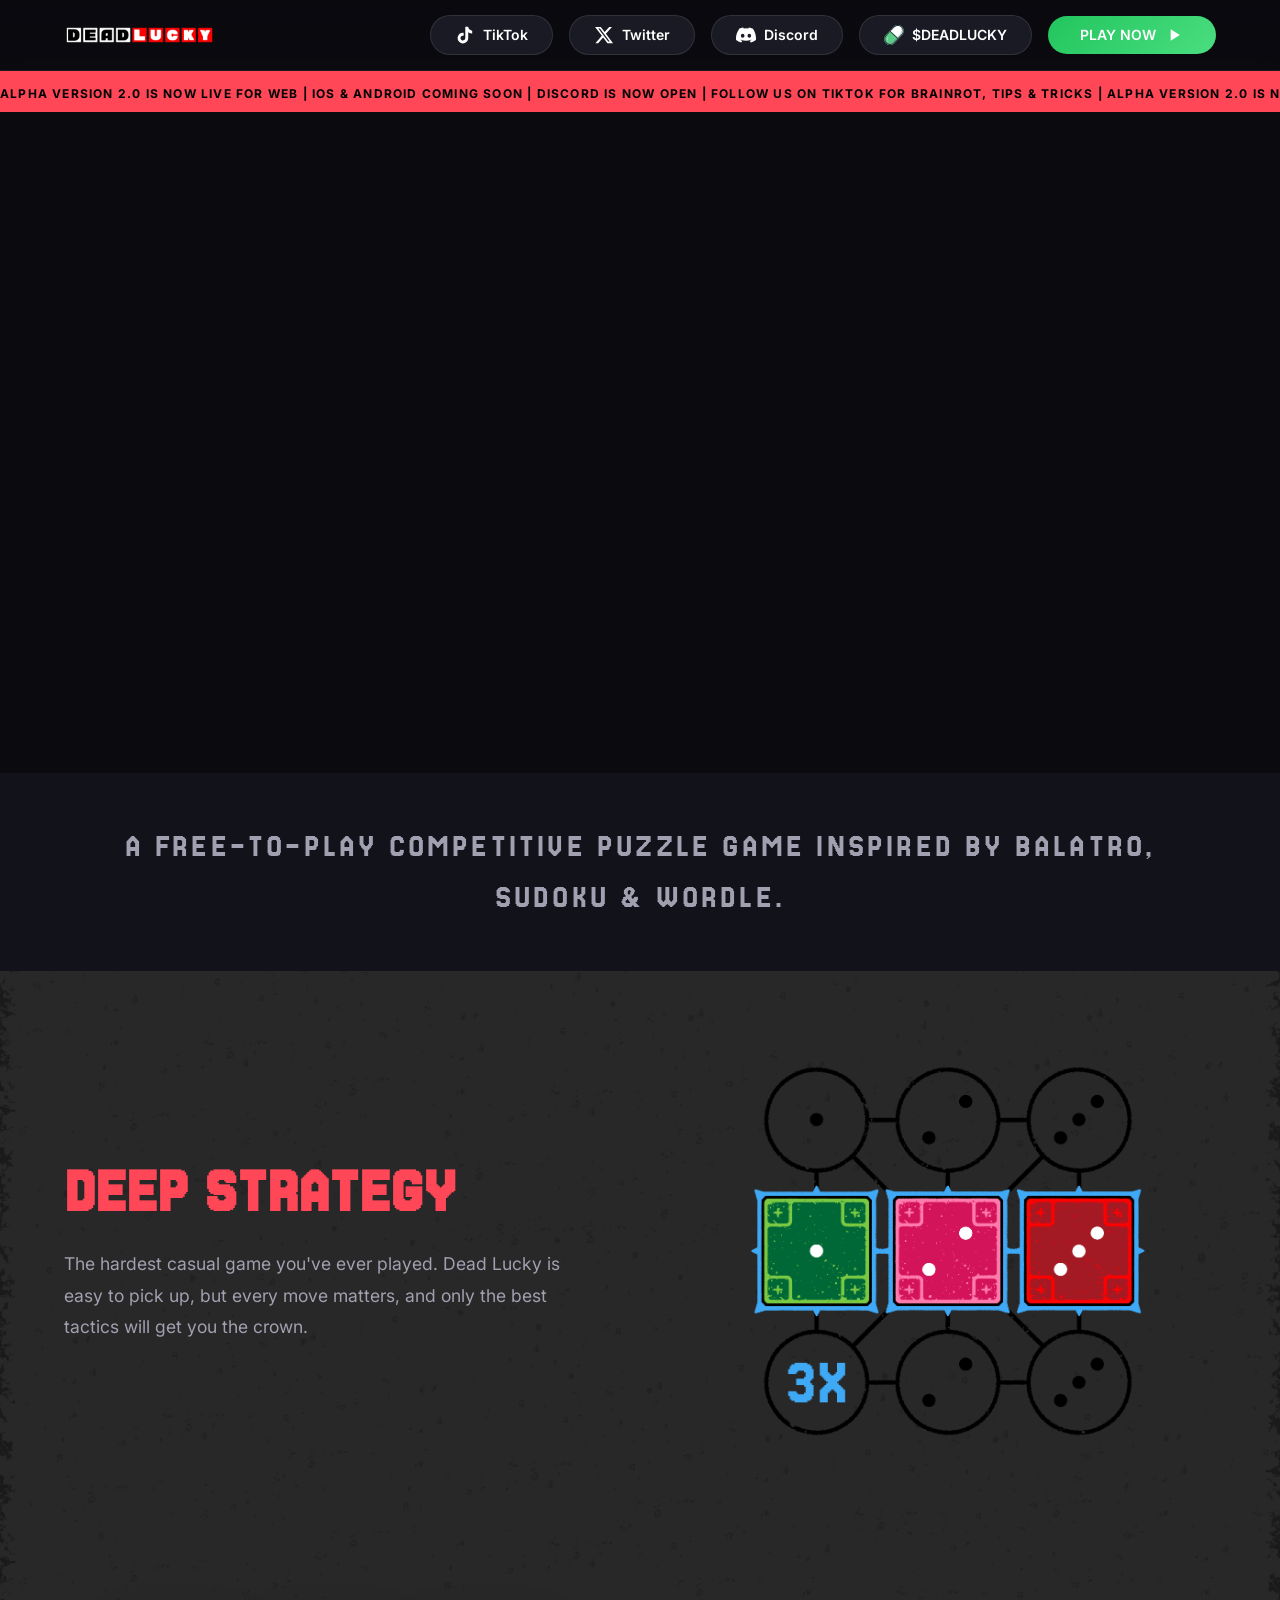
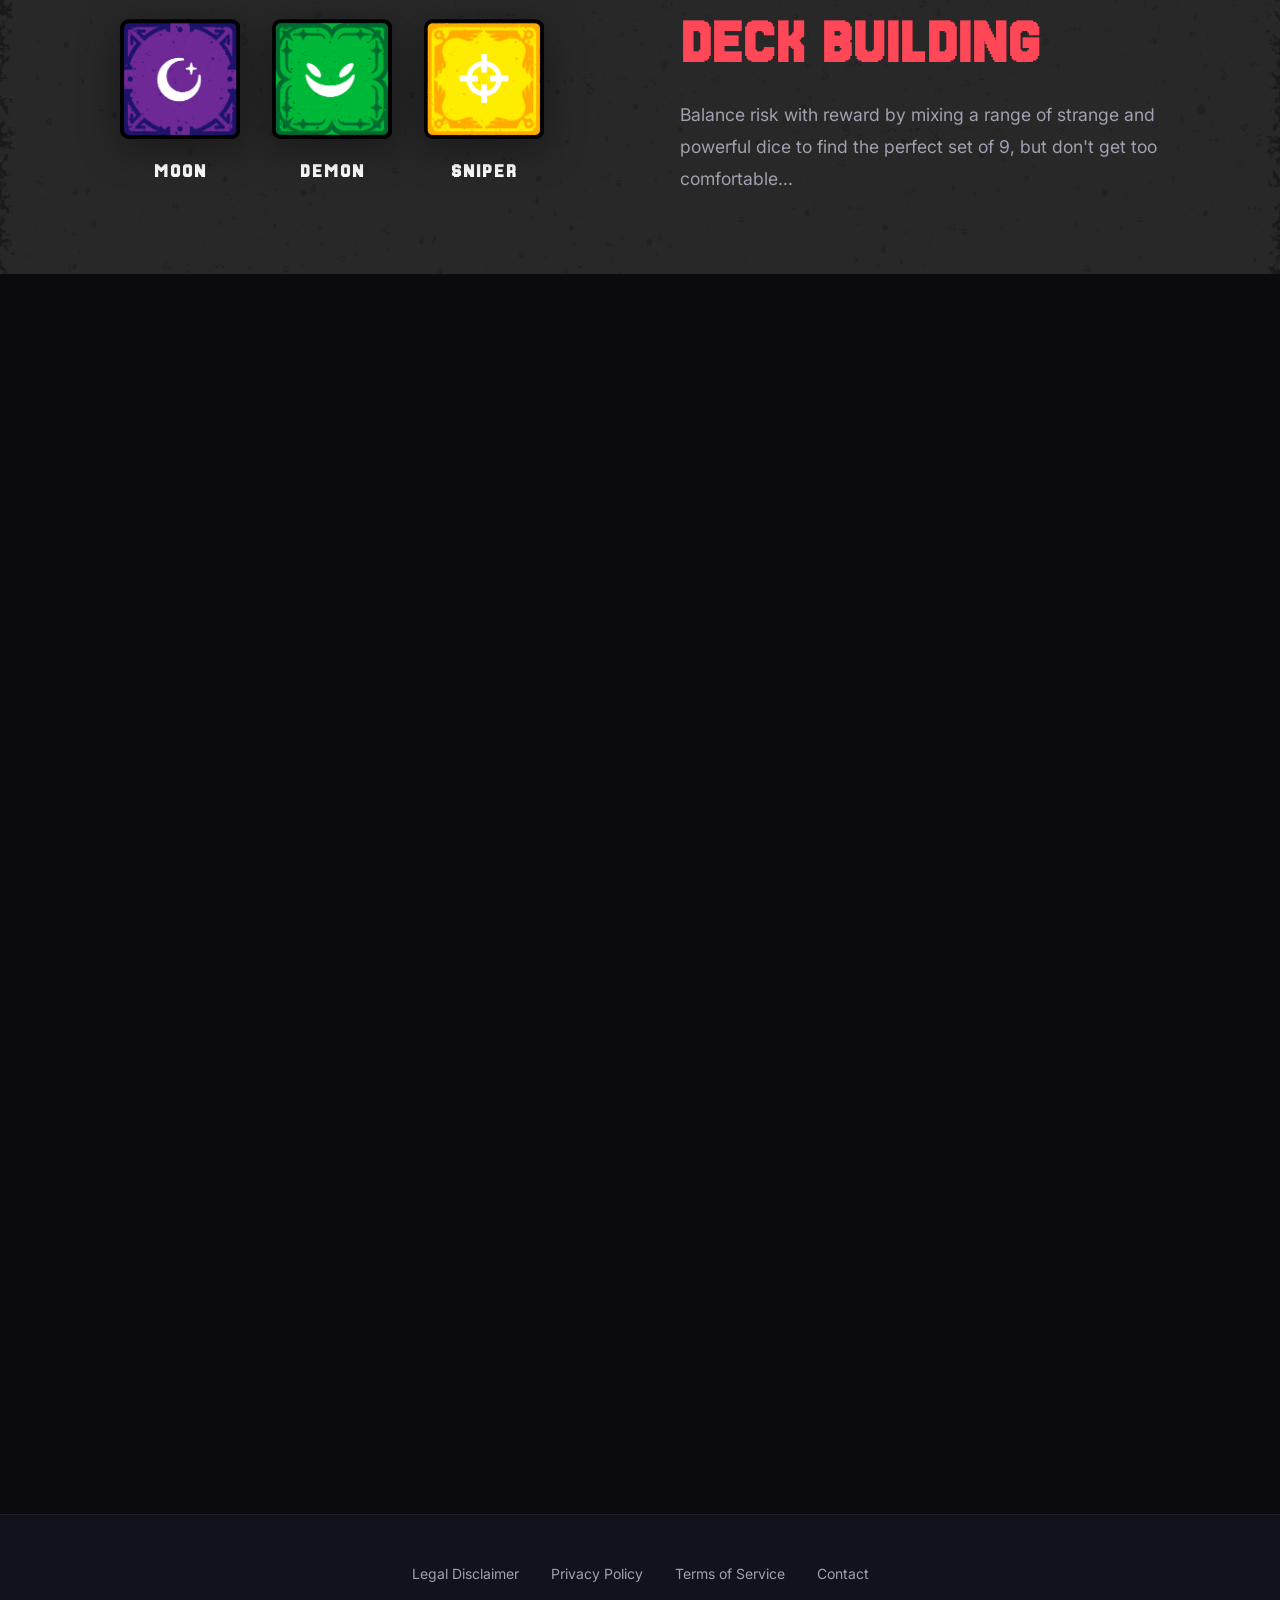
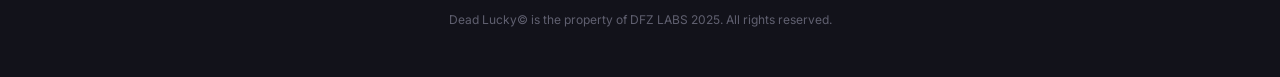
<file: index.html>
<!DOCTYPE html>
<html lang="en">
<head>
    <link rel="icon" type="image/png" sizes="32x32" href="images/Favicon_32x32.png">
    <link rel="icon" type="image/png" sizes="16x16" href="images/Favicon_16x16.png">
    <meta charset="UTF-8">
    <meta name="viewport" content="width=device-width, initial-scale=1.0">
    <meta name="description" content="Dead Lucky is a free-to-play competitive puzzle game inspired by Balatro, Sudoku & Wordle.">
    <title>Dead Lucky</title>
    <link rel="stylesheet" href="css/style.css">
    <link rel="preconnect" href="https://fonts.googleapis.com">
    <link rel="preconnect" href="https://fonts.gstatic.com" crossorigin>
    <link href="https://fonts.googleapis.com/css2?family=Inter:wght@300;400;500;600;700&family=Jersey+25&display=swap" rel="stylesheet">
</head>
<body>
    <!-- Header -->
    <header class="header">
        <div class="container header-content">
            <a href="https://deadluckygame.com" class="logo">
                <img src="images/DEAD_LUCKY_LOGO_LONG.png" alt="Dead Lucky" class="logo-image">
            </a>
            <nav class="nav-buttons">
                <a href="https://www.tiktok.com/@deadluckygame" class="btn btn-social btn-tiktok" aria-label="TikTok" target="_blank">
                    <svg width="20" height="20" viewBox="0 0 24 24" fill="currentColor">
                        <path d="M19.59 6.69a4.83 4.83 0 0 1-3.77-4.25V2h-3.45v13.67a2.89 2.89 0 0 1-5.2 1.74 2.89 2.89 0 0 1 2.31-4.64 2.93 2.93 0 0 1 .88.13V9.4a6.84 6.84 0 0 0-1-.05A6.33 6.33 0 0 0 5 20.1a6.34 6.34 0 0 0 10.86-4.43v-7a8.16 8.16 0 0 0 4.77 1.52v-3.4a4.85 4.85 0 0 1-1-.1z"/>
                    </svg>
                    <span>TikTok</span>
                </a>
                <a href="https://x.com/deadluckygame" class="btn btn-social btn-twitter" aria-label="Twitter" target="_blank">
                    <svg width="20" height="20" viewBox="0 0 24 24" fill="currentColor">
                        <path d="M18.244 2.25h3.308l-7.227 8.26 8.502 11.24H16.17l-5.214-6.817L4.99 21.75H1.68l7.73-8.835L1.254 2.25H8.08l4.713 6.231zm-1.161 17.52h1.833L7.084 4.126H5.117z"/>
                    </svg>
                    <span>Twitter</span>
                </a>
                <a href="https://discord.gg/xAtvhrNxEv" class="btn btn-social btn-discord" aria-label="Discord" target="_blank">
                    <svg width="20" height="20" viewBox="0 0 24 24" fill="currentColor">
                        <path d="M20.317 4.37a19.791 19.791 0 0 0-4.885-1.515.074.074 0 0 0-.079.037c-.21.375-.444.864-.608 1.25a18.27 18.27 0 0 0-5.487 0 12.64 12.64 0 0 0-.617-1.25.077.077 0 0 0-.079-.037A19.736 19.736 0 0 0 3.677 4.37a.07.07 0 0 0-.032.7C.533 9.6-.32 13.58.099 18.057a.082.082 0 0 0 .031.057 19.9 19.9 0 0 0 5.993 3.03.078.078 0 0 0 .084-.028 14.09 14.09 0 0 0 1.226-1.994.076.076 0 0 0-.041-.106 13.107 13.107 0 0 1-1.872-.892.077.077 0 0 1-.008-.128 10.2 10.2 0 0 0 .372-.292.074.074 0 0 1 .077-.01c3.928 1.793 8.18 1.793 12.062 0a.074.074 0 0 1 .078.01c.12.098.246.198.373.292a.077.077 0 0 1-.006.127 12.299 12.299 0 0 1-1.873.892.077.077 0 0 0-.041.107c.36.698.772 1.362 1.225 1.993a.076.076 0 0 0 .084.028 19.839 19.839 0 0 0 6.002-3.03.077.077 0 0 0 .032-.054c.5-5.177-.838-9.674-3.549-13.66a.061.061 0 0 0-.031-.03zM8.02 15.33c-1.183 0-2.157-1.085-2.157-2.419 0-1.333.956-2.419 2.157-2.419 1.21 0 2.176 1.096 2.157 2.42 0 1.333-.956 2.418-2.157 2.418zm7.975 0c-1.183 0-2.157-1.085-2.157-2.419 0-1.333.955-2.419 2.157-2.419 1.21 0 2.176 1.096 2.157 2.42 0 1.333-.946 2.418-2.157 2.418z"/>
                    </svg>
                    <span>Discord</span>
                </a>
                <a href="https://pump.fun/coin/FfyJFZN6agWSsPkXw9QNTPVHt2NY3B7rmfxr9s5wpump" class="btn btn-social btn-pump" aria-label="DEADLUCKY on Pump.fun" target="_blank">
                    <img src="images/pump-logomark.svg" alt="" width="20" height="20" class="icon-pump" aria-hidden="true">
                    <span>$DEADLUCKY</span>
                </a>
                <a href="https://play.deadluckygame.com/" class="btn btn-primary btn-play" target="_blank">
                    <span>PLAY NOW</span>
                    <svg width="20" height="20" viewBox="0 0 24 24" fill="currentColor">
                        <path d="M8 5v14l11-7z"/>
                    </svg>
                </a>
            </nav>
            <button class="mobile-menu-toggle" aria-label="Toggle menu">
                <span></span>
                <span></span>
                <span></span>
            </button>
        </div>
    </header>

    <div class="hero-ticker">
        <span class="ticker-text">ALPHA VERSION 2.0 IS NOW LIVE FOR WEB   |   IOS & ANDROID COMING SOON   |   DISCORD IS NOW OPEN   |   FOLLOW US ON TIKTOK FOR BRAINROT, TIPS & TRICKS   |   ALPHA VERSION 2.0 IS NOW LIVE FOR WEB   |   IOS & ANDROID COMING SOON   |   DISCORD IS NOW OPEN   |   FOLLOW US ON TIKTOK FOR BRAINROT, TIPS & TRICKS   |   ALPHA VERSION 2.0 IS NOW LIVE FOR WEB   |   IOS & ANDROID COMING SOON   |   DISCORD IS NOW OPEN   |   FOLLOW US ON TIKTOK FOR BRAINROT, TIPS & TRICKS   |   ALPHA VERSION 2.0 IS NOW LIVE FOR WEB   |   IOS & ANDROID COMING SOON   |   DISCORD IS NOW OPEN   |   FOLLOW US ON TIKTOK FOR BRAINROT, TIPS & TRICKS   |</span>
    </div>

    <main>
        <!-- Hero Section -->
        <section class="hero">
            <video class="hero-video" autoplay muted loop playsinline>
                <source src="images/CLOVER_LOOP_3.mp4" type="video/mp4">
            </video>
            <div class="container hero-content">
            </div>
        </section>

        <!-- Quote Section -->
        <section class="quote-section">
            <div class="container">
                <p class="quote-text">A FREE-TO-PLAY COMPETITIVE PUZZLE GAME INSPIRED BY BALATRO, SUDOKU &amp; WORDLE.</p>
            </div>
        </section>

        <!-- Banner Section 1: Strategy -->
        <section class="banner banner-strategy" id="strategy">
            <div class="container banner-content">
                <div class="banner-text">
                    <span class="banner-number">DEEP STRATEGY</span>
                    <h2 class="banner-title"></h2>
                    <p class="banner-description">The hardest casual game you've ever played. Dead Lucky is easy to pick up, but every move matters, and only the best tactics will get you the crown.</p>
                </div>
                <div class="banner-visual">
                    <div class="visual-board">
                        <div class="example-display">
                            <img src="images/1.png" alt="Strategy Example 1" class="example-image active">
                            <img src="images/2.png" alt="Strategy Example 2" class="example-image">
                            <img src="images/3.png" alt="Strategy Example 3" class="example-image">
                            <img src="images/4.png" alt="Strategy Example 4" class="example-image">
                            <img src="images/5.png" alt="Strategy Example 5" class="example-image">
                            <img src="images/6.png" alt="Strategy Example 6" class="example-image">
                            <img src="images/7.png" alt="Strategy Example 7" class="example-image">
                            <img src="images/8.png" alt="Strategy Example 8" class="example-image">
                        </div>
                    </div>
                </div>
            </div>
        </section>

        <!-- Banner Section 2: Dice -->
        <section class="banner banner-dice" id="dice">
            <div class="container banner-content reverse">
                <div class="banner-text">
                    <span class="banner-number">DECK BUILDING</span>
                    <h2 class="banner-title"></h2>
                    <p class="banner-description">Balance risk with reward by mixing a range of strange and powerful dice to find the perfect set of 9, but don't get too comfortable...</p>
                </div>
                <div class="banner-visual">
                    <div class="visual-dice">
                        <div class="dice dice-slot" data-slot="0">
                            <div class="dice-option active">
                                <img src="images/DICE_A.png" alt="Dice A" class="dice-image">
                                <span class="dice-label">MOON</span>
                            </div>
                            <div class="dice-option">
                                <img src="images/DICE_D.png" alt="Dice D" class="dice-image">
                                <span class="dice-label">MOTH</span>
                            </div>
                        </div>
                        <div class="dice dice-slot" data-slot="1">
                            <div class="dice-option active">
                                <img src="images/DICE_B.png" alt="Dice B" class="dice-image">
                                <span class="dice-label">DEMON</span>
                            </div>
                            <div class="dice-option">
                                <img src="images/DICE_E.png" alt="Dice E" class="dice-image">
                                <span class="dice-label">LUCKY</span>
                            </div>
                        </div>
                        <div class="dice dice-slot" data-slot="2">
                            <div class="dice-option active">
                                <img src="images/DICE_C.png" alt="Dice C" class="dice-image">
                                <span class="dice-label">SNIPER</span>
                            </div>
                            <div class="dice-option">
                                <img src="images/DICE_F.png" alt="Dice F" class="dice-image">
                                <span class="dice-label">COPYCAT</span>
                            </div>
                        </div>
                    </div>
                </div>
            </div>
        </section>

        <!-- Banner Section 3: Daily -->
        <section class="banner banner-daily" id="daily">
            <div class="container banner-content">
                <div class="banner-text">
                    <span class="banner-number">DAILY PUZZLE PvP</span>
                    <h2 class="banner-title"></h2>
                    <p class="banner-description">Every 24hrs brings a new challenge to overcome, with a randomised universal game board and a fresh rewards pool. Find the ultimate moves for each day's board to overcome your global competitors.</p>
                </div>
                <div class="banner-visual">
                    <div class="visual-daily">
                        <div class="daily-display">
                            <img src="images/A.png" alt="Daily Challenge A" class="daily-image active">
                            <img src="images/F.png" alt="Daily Challenge F" class="daily-image">
                            <img src="images/B.png" alt="Daily Challenge B" class="daily-image">
                            <img src="images/F.png" alt="Daily Challenge F" class="daily-image">
                            <img src="images/C.png" alt="Daily Challenge C" class="daily-image">
                            <img src="images/F.png" alt="Daily Challenge F" class="daily-image">
                            <img src="images/D.png" alt="Daily Challenge D" class="daily-image">
                            <img src="images/F.png" alt="Daily Challenge F" class="daily-image">
                            <img src="images/E.png" alt="Daily Challenge E" class="daily-image">
                            <img src="images/F.png" alt="Daily Challenge F" class="daily-image">
                        </div>
                    </div>
                </div>
            </div>
        </section>

        <!-- Banner Section 4: Gacha -->
        <section class="banner banner-gacha" id="gacha">
            <div class="container banner-content reverse">
                <div class="banner-text">
                    <span class="banner-number">DISCOVER NEW POWERS</span>
                    <h2 class="banner-title"></h2>
                    <p class="banner-description">Summon dice from an ever-expanding roster of unique traits and designs. Every trait is unique and powerful in the hands of a skilled player.</p>
                </div>
                <div class="banner-visual">
                    <div class="visual-gacha">
                        <div class="summon-portal">
                            <img src="images/SUMMON_OUTSIDE.png" alt="Summon Portal Outer" class="summon-layer summon-outside">
                            <img src="images/SUMMON_INSIDE.png" alt="Summon Portal Inner" class="summon-layer summon-inside">
                            <img src="images/MASTER_SUMMON_ROTATION_BASE_EXPORT_1.gif" alt="Summon Portal Inner" class="summon-layer summon-outside">
                        </div>
                    </div>
                </div>
            </div>
        </section>

        <!-- Banner Section 6: CTA -->
        <section class="banner banner-cta" id="cta">
            <div class="container banner-content cta-content">
                <a href="https://play.deadluckygame.com/" class="btn btn-primary btn-play-cta" target="_blank">
                    <span>PLAY NOW</span>
                    <svg width="28" height="28" viewBox="0 0 24 24" fill="currentColor">
                        <path d="M8 5v14l11-7z"/>
                    </svg>
                </a>
            </div>
        </section>
    </main>

    <!-- Footer -->
    <footer class="footer">
        <div class="container footer-content">
            <nav class="footer-nav">
                <a href="legal.html">Legal Disclaimer</a>
                <a href="privacy.html">Privacy Policy</a>
                <a href="terms.html">Terms of Service</a>
                <a href="contact.html">Contact</a>
            </nav>
            <p class="footer-copyright">Dead Lucky&copy; is the property of DFZ LABS 2025. All rights reserved.</p>
        </div>
    </footer>

    <script src="js/main.js"></script>
    <script>
        // If password reset link landed on homepage, send to reset page with hash (skip mobile redirect)
        var hash = window.location.hash ? window.location.hash.slice(1) : '';
        if (hash && new URLSearchParams(hash).get('type') === 'recovery') {
            window.location.replace('passwordReset.html' + window.location.hash);
        } else if (window.innerWidth <= 1000) {
            window.location.href = 'mobile.html';
        }
    </script>
</body>
</html>
</file>
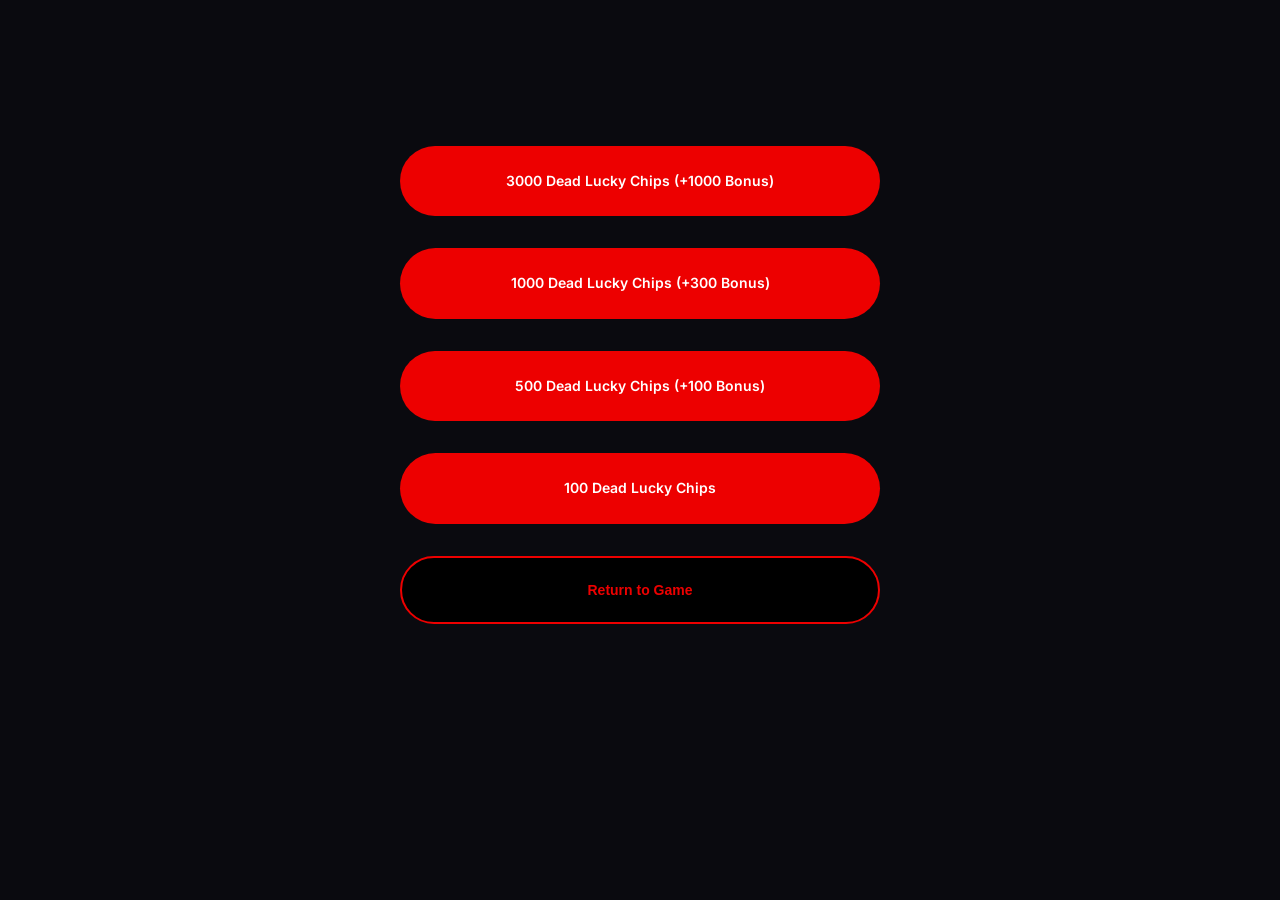
<file: buy.html>
<!DOCTYPE html>
<html lang="en">
<head>
    <link rel="icon" type="image/png" sizes="32x32" href="images/Favicon_32x32.png">
    <link rel="icon" type="image/png" sizes="16x16" href="images/Favicon_16x16.png">
    <meta charset="UTF-8">
    <meta name="viewport" content="width=device-width, initial-scale=1.0">
    <meta name="description" content="Buy Dead Lucky - Official products and merchandise">
    <title>Buy | Dead Lucky</title>
    <link rel="stylesheet" href="css/style.css">
    <link rel="preconnect" href="https://fonts.googleapis.com">
    <link rel="preconnect" href="https://fonts.gstatic.com" crossorigin>
    <link href="https://fonts.googleapis.com/css2?family=Inter:wght@300;400;500;600;700&family=Jersey+25&display=swap" rel="stylesheet">
    <style>
        .btn-primary {
            background: #ed0000 !important;
        }
    </style>
</head>
<body>
    <main>
        <div class="container" style="display: flex; flex-direction: column; gap: var(--spacing-lg); max-width: 480px; margin: 0 auto; padding: var(--spacing-xl) 0;">
            <a href="#" class="btn btn-primary product-link" style="display: block; text-align: center; padding: var(--spacing-md) var(--spacing-lg);" data-product-id="prod_Ty4xX7WczhrXzY" target="_blank" rel="noopener noreferrer">
                3000 Dead Lucky Chips (+1000 Bonus)
            </a>
            <a href="#" class="btn btn-primary product-link" style="display: block; text-align: center; padding: var(--spacing-md) var(--spacing-lg);" data-product-id="prod_Ty4wL73PuyDH4j" target="_blank" rel="noopener noreferrer">
                1000 Dead Lucky Chips (+300 Bonus)
            </a>
            <a href="#" class="btn btn-primary product-link" style="display: block; text-align: center; padding: var(--spacing-md) var(--spacing-lg);" data-product-id="prod_Ty4vUFzQkQL2vy" target="_blank" rel="noopener noreferrer">
                500 Dead Lucky Chips (+100 Bonus)
            </a>
            <a href="#" class="btn btn-primary product-link" style="display: block; text-align: center; padding: var(--spacing-md) var(--spacing-lg);" data-product-id="prod_Ty4tf5AZ7UW29u" target="_blank" rel="noopener noreferrer">
                100 Dead Lucky Chips
            </a>
            <button class="btn" style="display: block; width: 100%; text-align: center; padding: var(--spacing-md) var(--spacing-lg); background: #000; border: 2px solid #ed0000; color: #ed0000; cursor: pointer;" onclick="window.close();">
                Return to Game
            </button>
        </div>
    </main>

    <script>
        // TODO: Set to your Stripe Payment Link URL from Dashboard → Payment links (e.g. https://buy.stripe.com/...). Use one link that includes all 4 products, or set each productLinks entry to a different payment link URL.
        var STRIPE_SHOP_URL = '#';
        var productLinks = {
            'prod_Ty4xX7WczhrXzY': 'https://buy.stripe.com/eVq5kEf0pbN837C4mLao803',
            'prod_Ty4wL73PuyDH4j': 'https://buy.stripe.com/5kQ9AU9G5aJ40Zu06vao802',
            'prod_Ty4vUFzQkQL2vy': 'https://buy.stripe.com/bJeeVedWl04qfUodXlao801',
            'prod_Ty4tf5AZ7UW29u': 'https://buy.stripe.com/14AeVedWl18u5fK4mLao800'
        };
        document.querySelectorAll('.product-link[data-product-id]').forEach(function (a) {
            a.href = productLinks[a.getAttribute('data-product-id')] || STRIPE_SHOP_URL;
        });
    </script>
    <script src="js/main.js"></script>
</body>
</html>
</file>
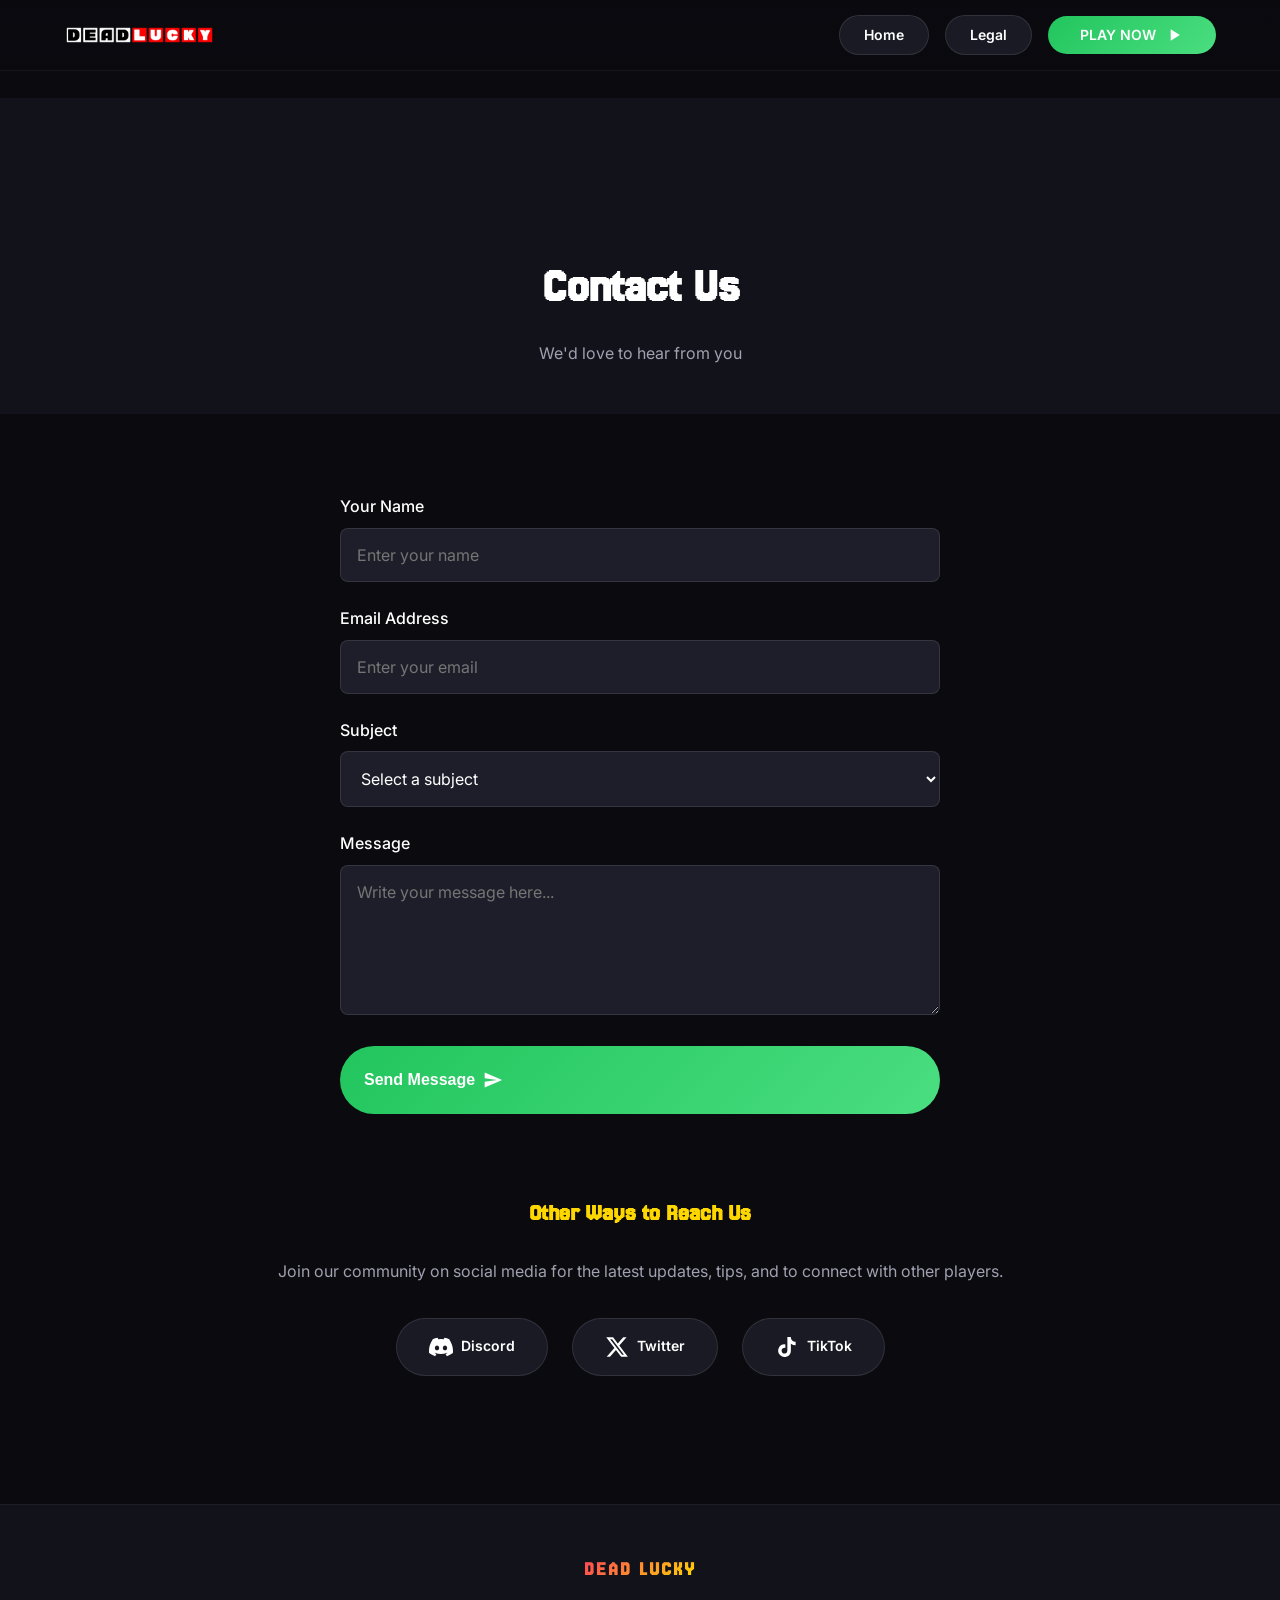
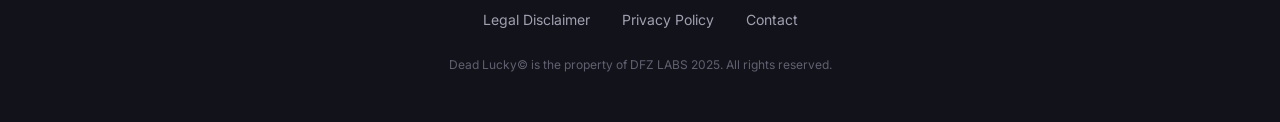
<file: contact.html>
<!DOCTYPE html>
<html lang="en">
<head>
    <link rel="icon" type="image/png" sizes="32x32" href="images/Favicon_32x32.png">
    <link rel="icon" type="image/png" sizes="16x16" href="images/Favicon_16x16.png">
    <meta charset="UTF-8">
    <meta name="viewport" content="width=device-width, initial-scale=1.0">
    <meta name="description" content="Contact Dead Lucky - Get in touch with our team">
    <title>Contact Us | Dead Lucky</title>
    <link rel="stylesheet" href="css/style.css">
    <link rel="preconnect" href="https://fonts.googleapis.com">
    <link rel="preconnect" href="https://fonts.gstatic.com" crossorigin>
    <link href="https://fonts.googleapis.com/css2?family=Inter:wght@300;400;500;600;700&family=Jersey+25&display=swap" rel="stylesheet">
</head>
<body>
    <!-- Header -->
    <header class="header">
        <div class="container header-content">
            <a href="https://deadluckygame.com" class="logo">
                <img src="images/DEAD_LUCKY_LOGO_LONG.png" alt="Dead Lucky" class="logo-image">
            </a>
            <nav class="nav-buttons">
                <a href="index.html" class="btn btn-social">Home</a>
                <a href="legal.html" class="btn btn-social">Legal</a>
                <a href="#" class="btn btn-primary btn-play">
                    <span>PLAY NOW</span>
                    <svg width="20" height="20" viewBox="0 0 24 24" fill="currentColor">
                        <path d="M8 5v14l11-7z"/>
                    </svg>
                </a>
            </nav>
            <button class="mobile-menu-toggle" aria-label="Toggle menu">
                <span></span>
                <span></span>
                <span></span>
            </button>
        </div>
    </header>

    <main>
        <!-- Page Header -->
        <section class="page-header">
            <div class="container">
                <h1 class="page-title">Contact Us</h1>
                <p class="page-subtitle">We'd love to hear from you</p>
            </div>
        </section>

        <!-- Page Content -->
        <section class="page-content">
            <div class="container">
                <div class="contact-form">
                    <form id="contactForm" action="#" method="POST">
                        <div class="form-group">
                            <label for="name" class="form-label">Your Name</label>
                            <input
                                type="text"
                                id="name"
                                name="name"
                                class="form-input"
                                placeholder="Enter your name"
                                required
                            >
                        </div>

                        <div class="form-group">
                            <label for="email" class="form-label">Email Address</label>
                            <input
                                type="email"
                                id="email"
                                name="email"
                                class="form-input"
                                placeholder="Enter your email"
                                required
                            >
                        </div>

                        <div class="form-group">
                            <label for="subject" class="form-label">Subject</label>
                            <select id="subject" name="subject" class="form-input" required>
                                <option value="" disabled selected>Select a subject</option>
                                <option value="general">General Inquiry</option>
                                <option value="support">Technical Support</option>
                                <option value="feedback">Feedback & Suggestions</option>
                                <option value="bug">Bug Report</option>
                                <option value="partnership">Partnership & Business</option>
                                <option value="other">Other</option>
                            </select>
                        </div>

                        <div class="form-group">
                            <label for="message" class="form-label">Message</label>
                            <textarea
                                id="message"
                                name="message"
                                class="form-textarea"
                                placeholder="Write your message here..."
                                required
                            ></textarea>
                        </div>

                        <button type="submit" class="btn btn-primary form-submit">
                            <span>Send Message</span>
                            <svg width="20" height="20" viewBox="0 0 24 24" fill="currentColor">
                                <path d="M2.01 21L23 12 2.01 3 2 10l15 2-15 2z"/>
                            </svg>
                        </button>
                    </form>

                    <div id="formSuccess" class="form-success" style="display: none; text-align: center; padding: var(--spacing-xl); background: rgba(76, 175, 80, 0.1); border-radius: var(--radius-lg); margin-top: var(--spacing-lg);">
                        <svg width="48" height="48" viewBox="0 0 24 24" fill="#4CAF50" style="margin-bottom: var(--spacing-sm);">
                            <path d="M12 2C6.48 2 2 6.48 2 12s4.48 10 10 10 10-4.48 10-10S17.52 2 12 2zm-2 15l-5-5 1.41-1.41L10 14.17l7.59-7.59L19 8l-9 9z"/>
                        </svg>
                        <h3 style="color: #4CAF50; margin-bottom: var(--spacing-xs);">Message Sent!</h3>
                        <p style="color: var(--color-text-secondary);">Thank you for reaching out. We'll get back to you as soon as possible.</p>
                    </div>
                </div>

                <div class="content-section" style="margin-top: var(--spacing-2xl); text-align: center;">
                    <h2>Other Ways to Reach Us</h2>
                    <p>Join our community on social media for the latest updates, tips, and to connect with other players.</p>
                    <div style="display: flex; justify-content: center; gap: var(--spacing-md); margin-top: var(--spacing-lg); flex-wrap: wrap;">
                        <a href="#" class="btn btn-social btn-discord" style="padding: var(--spacing-sm) var(--spacing-lg);">
                            <svg width="24" height="24" viewBox="0 0 24 24" fill="currentColor">
                                <path d="M20.317 4.37a19.791 19.791 0 0 0-4.885-1.515.074.074 0 0 0-.079.037c-.21.375-.444.864-.608 1.25a18.27 18.27 0 0 0-5.487 0 12.64 12.64 0 0 0-.617-1.25.077.077 0 0 0-.079-.037A19.736 19.736 0 0 0 3.677 4.37a.07.07 0 0 0-.032.027C.533 9.046-.32 13.58.099 18.057a.082.082 0 0 0 .031.057 19.9 19.9 0 0 0 5.993 3.03.078.078 0 0 0 .084-.028 14.09 14.09 0 0 0 1.226-1.994.076.076 0 0 0-.041-.106 13.107 13.107 0 0 1-1.872-.892.077.077 0 0 1-.008-.128 10.2 10.2 0 0 0 .372-.292.074.074 0 0 1 .077-.01c3.928 1.793 8.18 1.793 12.062 0a.074.074 0 0 1 .078.01c.12.098.246.198.373.292a.077.077 0 0 1-.006.127 12.299 12.299 0 0 1-1.873.892.077.077 0 0 0-.041.107c.36.698.772 1.362 1.225 1.993a.076.076 0 0 0 .084.028 19.839 19.839 0 0 0 6.002-3.03.077.077 0 0 0 .032-.054c.5-5.177-.838-9.674-3.549-13.66a.061.061 0 0 0-.031-.03zM8.02 15.33c-1.183 0-2.157-1.085-2.157-2.419 0-1.333.956-2.419 2.157-2.419 1.21 0 2.176 1.096 2.157 2.42 0 1.333-.956 2.418-2.157 2.418zm7.975 0c-1.183 0-2.157-1.085-2.157-2.419 0-1.333.955-2.419 2.157-2.419 1.21 0 2.176 1.096 2.157 2.42 0 1.333-.946 2.418-2.157 2.418z"/>
                            </svg>
                            <span>Discord</span>
                        </a>
                        <a href="#" class="btn btn-social btn-twitter" style="padding: var(--spacing-sm) var(--spacing-lg);">
                            <svg width="24" height="24" viewBox="0 0 24 24" fill="currentColor">
                                <path d="M18.244 2.25h3.308l-7.227 8.26 8.502 11.24H16.17l-5.214-6.817L4.99 21.75H1.68l7.73-8.835L1.254 2.25H8.08l4.713 6.231zm-1.161 17.52h1.833L7.084 4.126H5.117z"/>
                            </svg>
                            <span>Twitter</span>
                        </a>
                        <a href="https://www.tiktok.com/@deadluckygame" class="btn btn-social btn-tiktok" style="padding: var(--spacing-sm) var(--spacing-lg);" target="_blank">
                            <svg width="24" height="24" viewBox="0 0 24 24" fill="currentColor">
                                <path d="M19.59 6.69a4.83 4.83 0 0 1-3.77-4.25V2h-3.45v13.67a2.89 2.89 0 0 1-5.2 1.74 2.89 2.89 0 0 1 2.31-4.64 2.93 2.93 0 0 1 .88.13V9.4a6.84 6.84 0 0 0-1-.05A6.33 6.33 0 0 0 5 20.1a6.34 6.34 0 0 0 10.86-4.43v-7a8.16 8.16 0 0 0 4.77 1.52v-3.4a4.85 4.85 0 0 1-1-.1z"/>
                            </svg>
                            <span>TikTok</span>
                        </a>
                    </div>
                </div>
            </div>
        </section>
    </main>

    <!-- Footer -->
    <footer class="footer">
        <div class="container footer-content">
            <div class="footer-logo">
                <span class="logo-text">DEAD LUCKY</span>
            </div>
            <nav class="footer-nav">
                <a href="legal.html">Legal Disclaimer</a>
                <a href="privacy.html">Privacy Policy</a>
                <a href="contact.html">Contact</a>
            </nav>
            <p class="footer-copyright">Dead Lucky&copy; is the property of DFZ LABS 2025. All rights reserved.</p>
        </div>
    </footer>

    <script>
        document.getElementById('contactForm').addEventListener('submit', function(e) {
            e.preventDefault();

            var name = document.getElementById('name').value;
            var email = document.getElementById('email').value;
            var subject = document.getElementById('subject').value;
            var message = document.getElementById('message').value;

            var subjectText = document.getElementById('subject').options[document.getElementById('subject').selectedIndex].text;

            var mailtoSubject = 'Dead Lucky - ' + subjectText;
            var mailtoBody = 'Name: ' + name + '\nEmail: ' + email + '\n\nMessage:\n' + message;

            var mailtoLink = 'mailto:support@deadfellaz.io?subject=' + encodeURIComponent(mailtoSubject) + '&body=' + encodeURIComponent(mailtoBody);

            window.location.href = mailtoLink;

            // Show success message
            document.getElementById('contactForm').style.display = 'none';
            document.getElementById('formSuccess').style.display = 'block';
        });
    </script>
    <script src="js/main.js"></script>
</body>
</html>
</file>
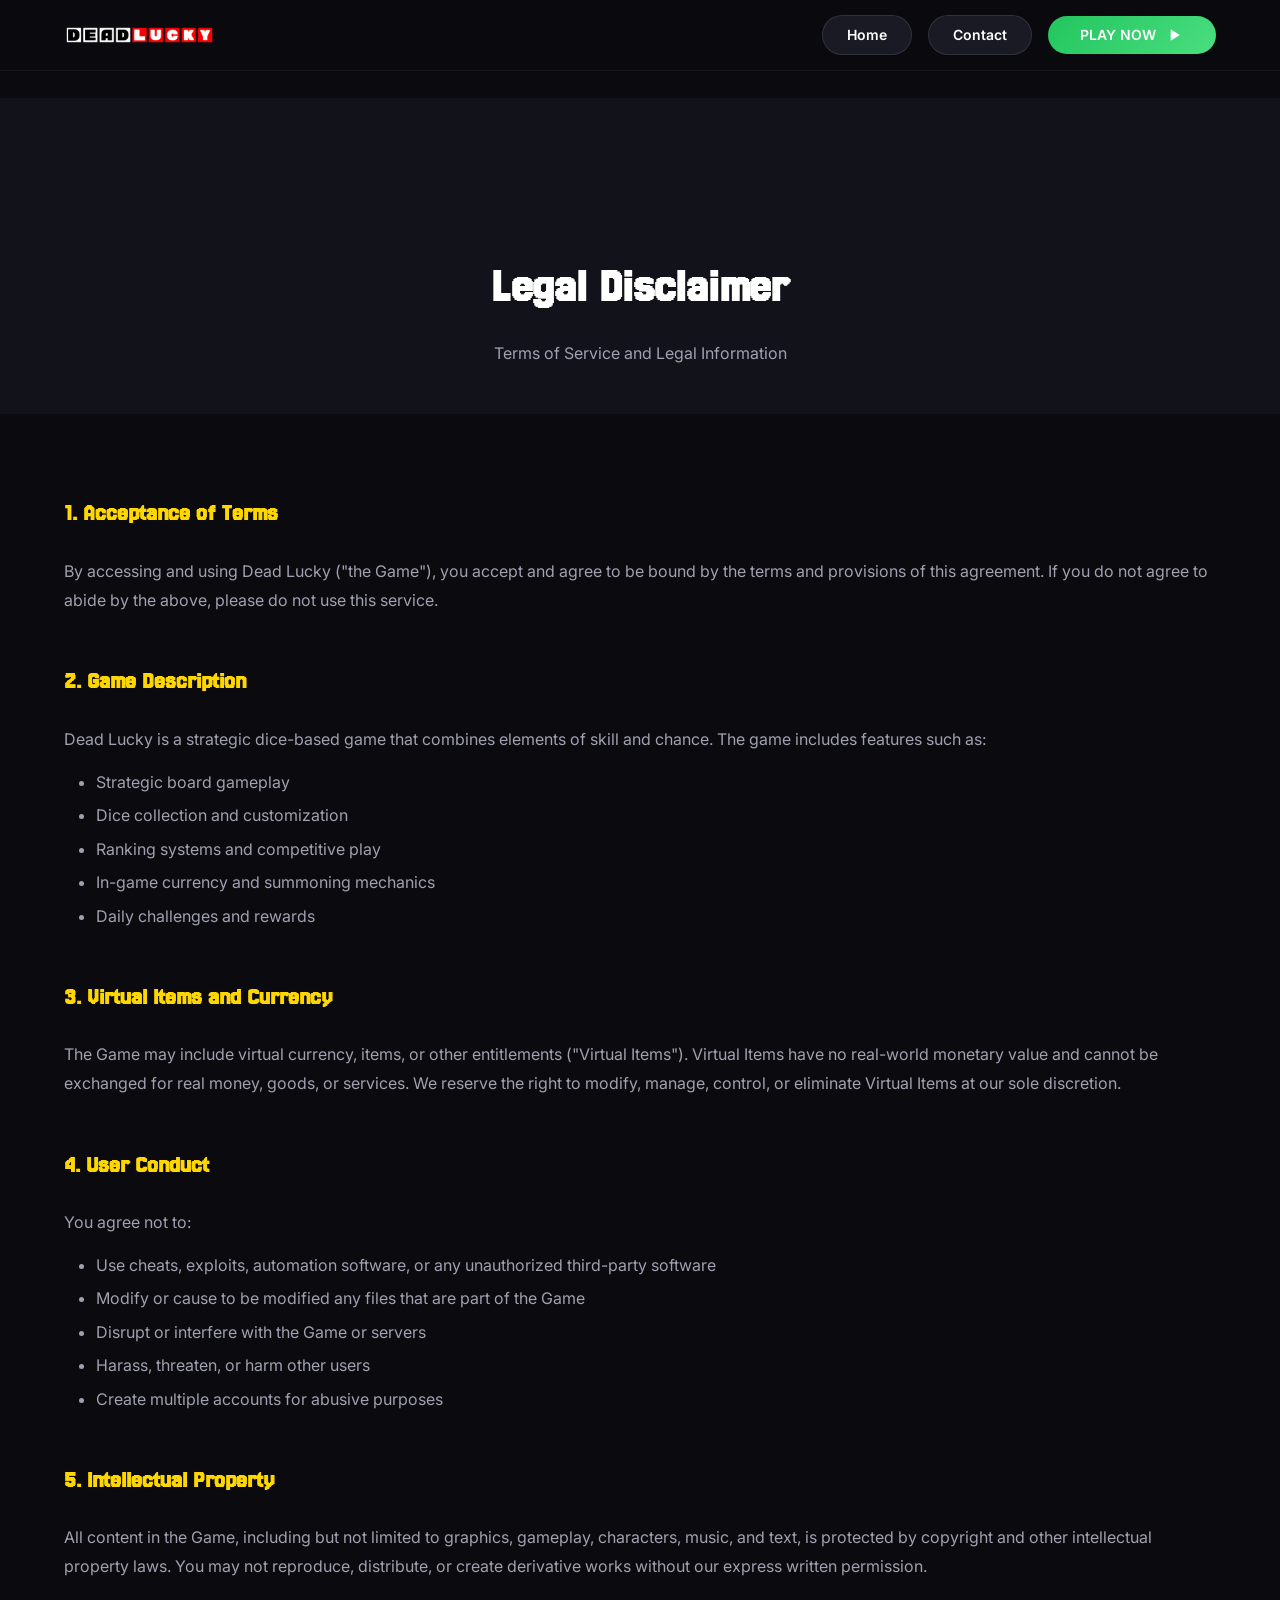
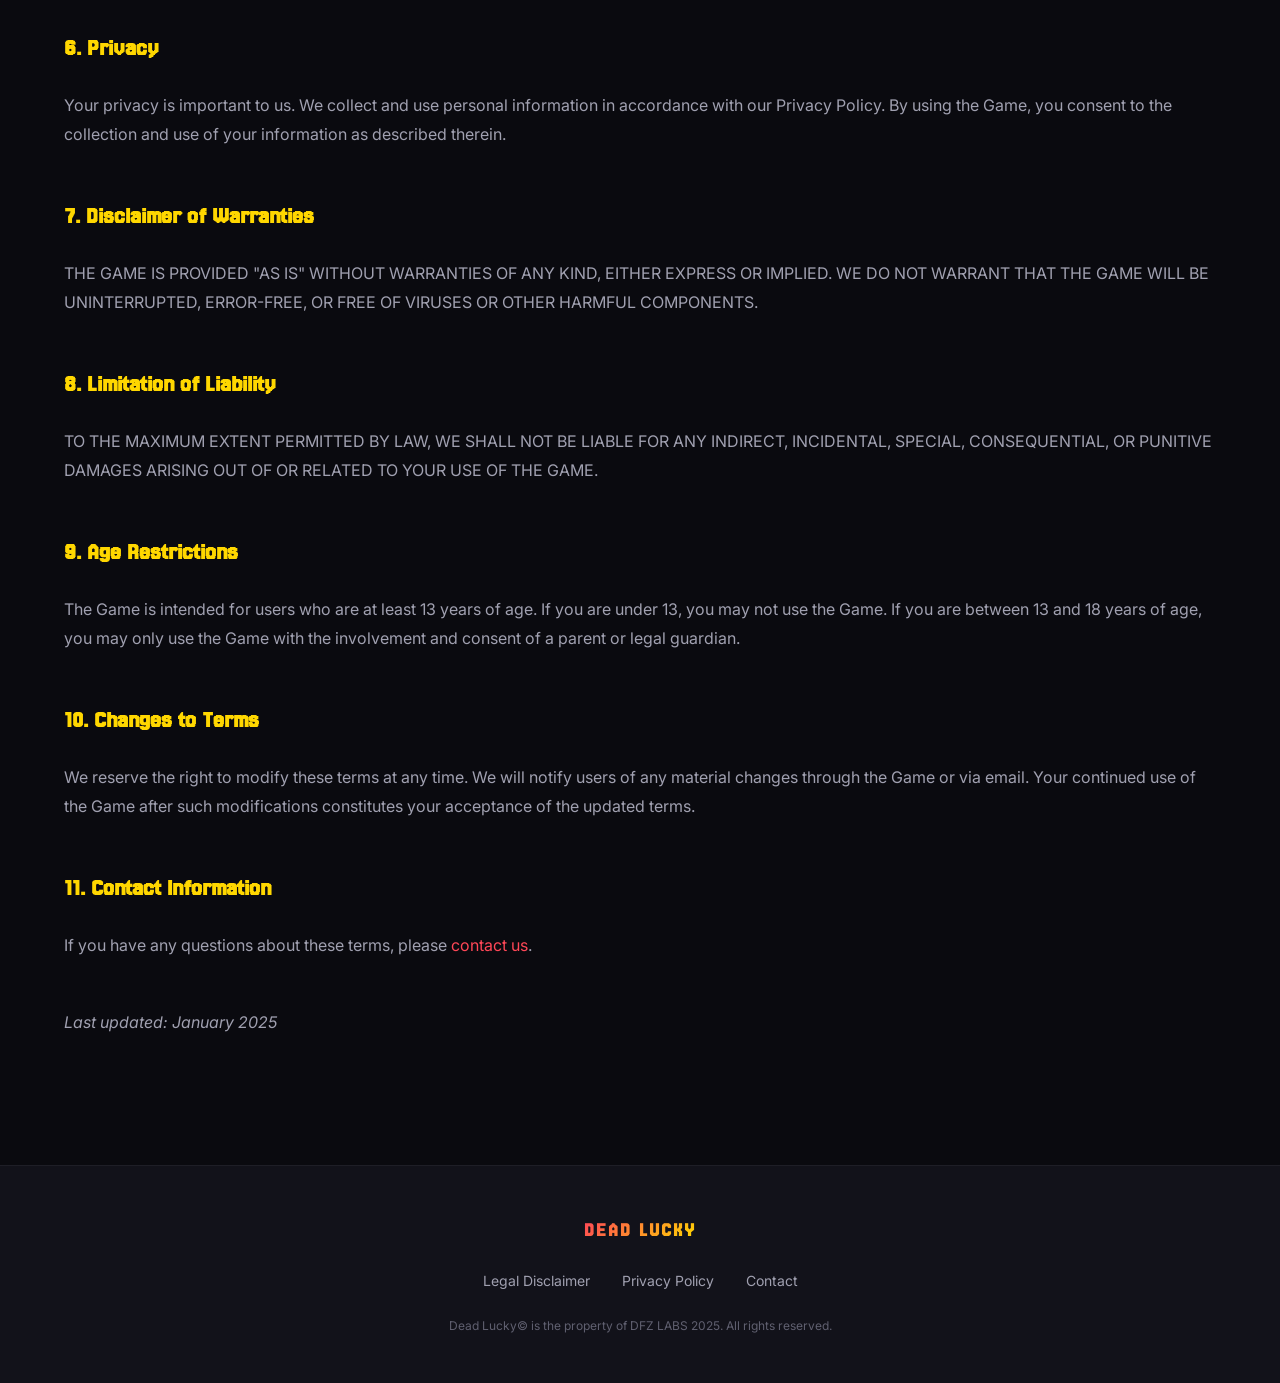
<file: legal.html>
<!DOCTYPE html>
<html lang="en">
<head>
    <link rel="icon" type="image/png" sizes="32x32" href="images/Favicon_32x32.png">
    <link rel="icon" type="image/png" sizes="16x16" href="images/Favicon_16x16.png">
    <meta charset="UTF-8">
    <meta name="viewport" content="width=device-width, initial-scale=1.0">
    <meta name="description" content="Dead Lucky - Legal Disclaimer and Terms of Service">
    <title>Legal Disclaimer | Dead Lucky</title>
    <link rel="stylesheet" href="css/style.css">
    <link rel="preconnect" href="https://fonts.googleapis.com">
    <link rel="preconnect" href="https://fonts.gstatic.com" crossorigin>
    <link href="https://fonts.googleapis.com/css2?family=Inter:wght@300;400;500;600;700&family=Jersey+25&display=swap" rel="stylesheet">
</head>
<body>
    <!-- Header -->
    <header class="header">
        <div class="container header-content">
            <a href="https://deadluckygame.com" class="logo">
                <img src="images/DEAD_LUCKY_LOGO_LONG.png" alt="Dead Lucky" class="logo-image">
            </a>
            <nav class="nav-buttons">
                <a href="index.html" class="btn btn-social">Home</a>
                <a href="contact.html" class="btn btn-social">Contact</a>
                <a href="#" class="btn btn-primary btn-play">
                    <span>PLAY NOW</span>
                    <svg width="20" height="20" viewBox="0 0 24 24" fill="currentColor">
                        <path d="M8 5v14l11-7z"/>
                    </svg>
                </a>
            </nav>
            <button class="mobile-menu-toggle" aria-label="Toggle menu">
                <span></span>
                <span></span>
                <span></span>
            </button>
        </div>
    </header>

    <main>
        <!-- Page Header -->
        <section class="page-header">
            <div class="container">
                <h1 class="page-title">Legal Disclaimer</h1>
                <p class="page-subtitle">Terms of Service and Legal Information</p>
            </div>
        </section>

        <!-- Page Content -->
        <section class="page-content">
            <div class="container">
                <div class="content-section">
                    <h2>1. Acceptance of Terms</h2>
                    <p>By accessing and using Dead Lucky ("the Game"), you accept and agree to be bound by the terms and provisions of this agreement. If you do not agree to abide by the above, please do not use this service.</p>
                </div>

                <div class="content-section">
                    <h2>2. Game Description</h2>
                    <p>Dead Lucky is a strategic dice-based game that combines elements of skill and chance. The game includes features such as:</p>
                    <ul>
                        <li>Strategic board gameplay</li>
                        <li>Dice collection and customization</li>
                        <li>Ranking systems and competitive play</li>
                        <li>In-game currency and summoning mechanics</li>
                        <li>Daily challenges and rewards</li>
                    </ul>
                </div>

                <div class="content-section">
                    <h2>3. Virtual Items and Currency</h2>
                    <p>The Game may include virtual currency, items, or other entitlements ("Virtual Items"). Virtual Items have no real-world monetary value and cannot be exchanged for real money, goods, or services. We reserve the right to modify, manage, control, or eliminate Virtual Items at our sole discretion.</p>
                </div>

                <div class="content-section">
                    <h2>4. User Conduct</h2>
                    <p>You agree not to:</p>
                    <ul>
                        <li>Use cheats, exploits, automation software, or any unauthorized third-party software</li>
                        <li>Modify or cause to be modified any files that are part of the Game</li>
                        <li>Disrupt or interfere with the Game or servers</li>
                        <li>Harass, threaten, or harm other users</li>
                        <li>Create multiple accounts for abusive purposes</li>
                    </ul>
                </div>

                <div class="content-section">
                    <h2>5. Intellectual Property</h2>
                    <p>All content in the Game, including but not limited to graphics, gameplay, characters, music, and text, is protected by copyright and other intellectual property laws. You may not reproduce, distribute, or create derivative works without our express written permission.</p>
                </div>

                <div class="content-section">
                    <h2>6. Privacy</h2>
                    <p>Your privacy is important to us. We collect and use personal information in accordance with our Privacy Policy. By using the Game, you consent to the collection and use of your information as described therein.</p>
                </div>

                <div class="content-section">
                    <h2>7. Disclaimer of Warranties</h2>
                    <p>THE GAME IS PROVIDED "AS IS" WITHOUT WARRANTIES OF ANY KIND, EITHER EXPRESS OR IMPLIED. WE DO NOT WARRANT THAT THE GAME WILL BE UNINTERRUPTED, ERROR-FREE, OR FREE OF VIRUSES OR OTHER HARMFUL COMPONENTS.</p>
                </div>

                <div class="content-section">
                    <h2>8. Limitation of Liability</h2>
                    <p>TO THE MAXIMUM EXTENT PERMITTED BY LAW, WE SHALL NOT BE LIABLE FOR ANY INDIRECT, INCIDENTAL, SPECIAL, CONSEQUENTIAL, OR PUNITIVE DAMAGES ARISING OUT OF OR RELATED TO YOUR USE OF THE GAME.</p>
                </div>

                <div class="content-section">
                    <h2>9. Age Restrictions</h2>
                    <p>The Game is intended for users who are at least 13 years of age. If you are under 13, you may not use the Game. If you are between 13 and 18 years of age, you may only use the Game with the involvement and consent of a parent or legal guardian.</p>
                </div>

                <div class="content-section">
                    <h2>10. Changes to Terms</h2>
                    <p>We reserve the right to modify these terms at any time. We will notify users of any material changes through the Game or via email. Your continued use of the Game after such modifications constitutes your acceptance of the updated terms.</p>
                </div>

                <div class="content-section">
                    <h2>11. Contact Information</h2>
                    <p>If you have any questions about these terms, please <a href="contact.html" style="color: var(--color-accent-primary);">contact us</a>.</p>
                </div>

                <div class="content-section">
                    <p><em>Last updated: January 2025</em></p>
                </div>
            </div>
        </section>
    </main>

    <!-- Footer -->
    <footer class="footer">
        <div class="container footer-content">
            <div class="footer-logo">
                <span class="logo-text">DEAD LUCKY</span>
            </div>
            <nav class="footer-nav">
                <a href="legal.html">Legal Disclaimer</a>
                <a href="privacy.html">Privacy Policy</a>
                <a href="contact.html">Contact</a>
            </nav>
            <p class="footer-copyright">Dead Lucky&copy; is the property of DFZ LABS 2025. All rights reserved.</p>
        </div>
    </footer>

    <script src="js/main.js"></script>
</body>
</html>
</file>
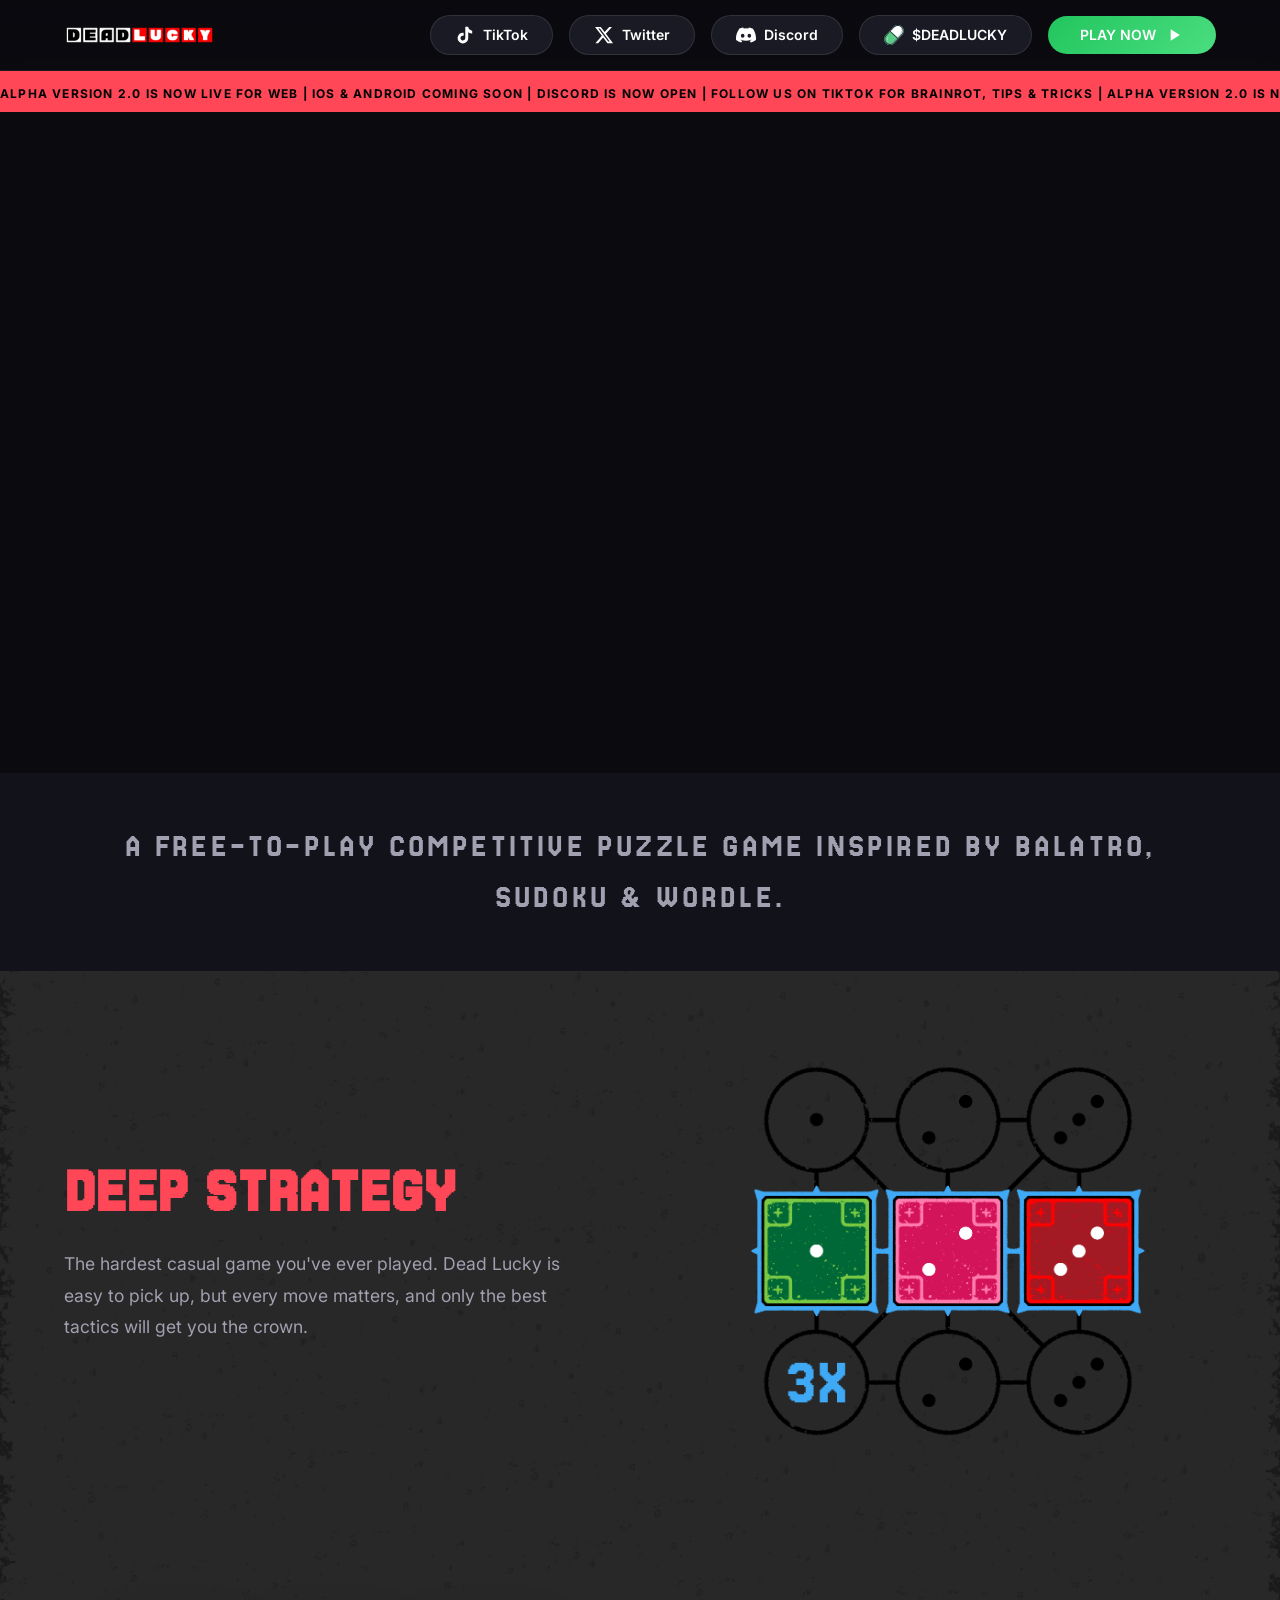
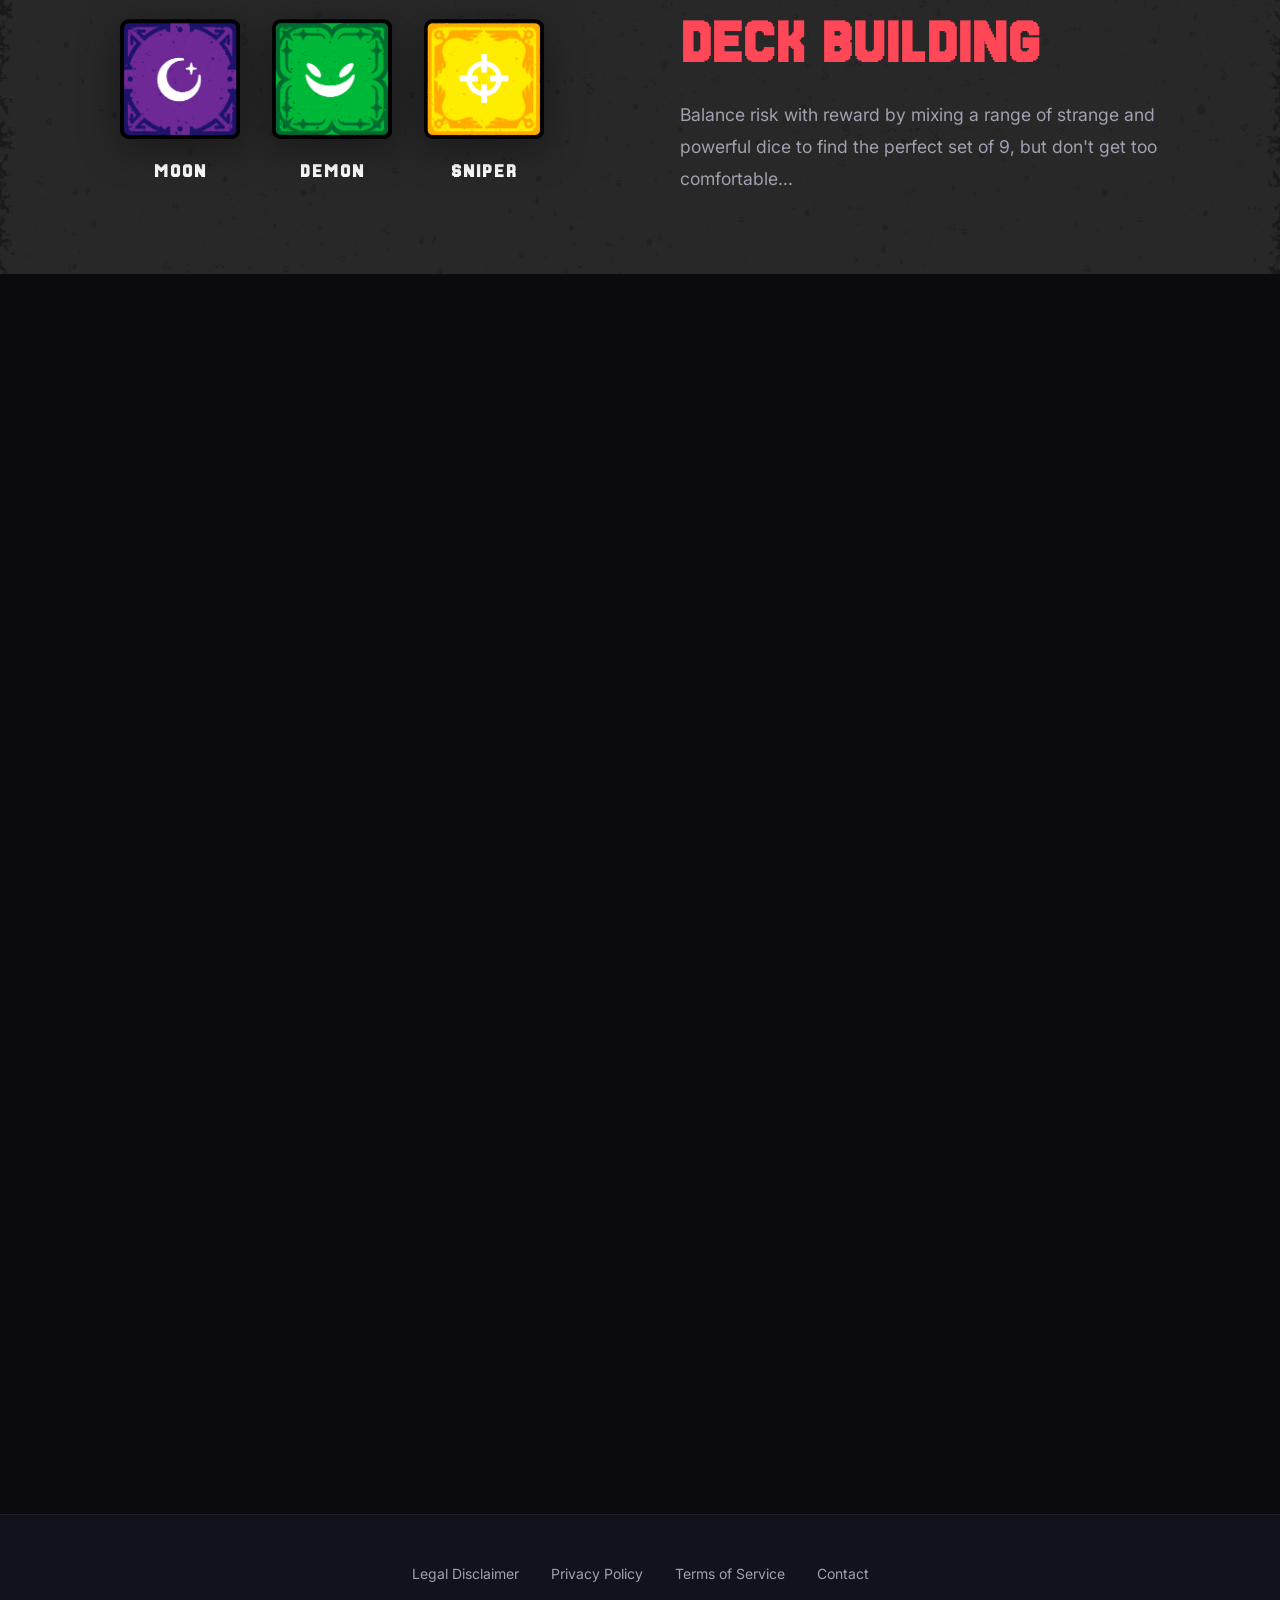
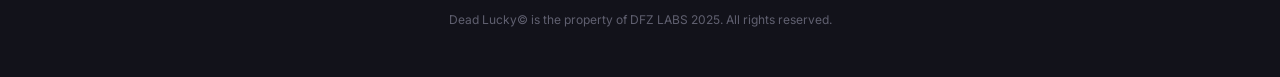
<file: mobile.html>
<!DOCTYPE html>
<html lang="en">
<head>
    <link rel="icon" type="image/png" sizes="32x32" href="images/Favicon_32x32.png">
    <link rel="icon" type="image/png" sizes="16x16" href="images/Favicon_16x16.png">
    <meta charset="UTF-8">
    <meta name="viewport" content="width=device-width, initial-scale=1.0">
    <meta name="description" content="Dead Lucky is a free-to-play competitive puzzle game inspired by Balatro, Sudoku & Wordle.">
    <title>Dead Lucky</title>
    <link rel="stylesheet" href="css/mobile.css">
    <link rel="preconnect" href="https://fonts.googleapis.com">
    <link rel="preconnect" href="https://fonts.gstatic.com" crossorigin>
    <link href="https://fonts.googleapis.com/css2?family=Inter:wght@300;400;500;600;700&family=Jersey+25&display=swap" rel="stylesheet">
</head>
<body>
    <!-- Header -->
    <header class="header">
        <div class="container header-content">
            <a href="https://deadluckygame.com" class="logo">
                <img src="images/DEAD_LUCKY_LOGO_LARGE.png" alt="Dead Lucky" class="logo-image">
            </a>
            <div class="social-group">
                <a href="https://www.tiktok.com/@deadluckygame" class="btn btn-social btn-tiktok" aria-label="TikTok" target="_blank">
                    <svg width="20" height="20" viewBox="0 0 24 24" fill="currentColor">
                        <path d="M19.59 6.69a4.83 4.83 0 0 1-3.77-4.25V2h-3.45v13.67a2.89 2.89 0 0 1-5.2 1.74 2.89 2.89 0 0 1 2.31-4.64 2.93 2.93 0 0 1 .88.13V9.4a6.84 6.84 0 0 0-1-.05A6.33 6.33 0 0 0 5 20.1a6.34 6.34 0 0 0 10.86-4.43v-7a8.16 8.16 0 0 0 4.77 1.52v-3.4a4.85 4.85 0 0 1-1-.1z"/>
                    </svg>
                </a>
                <a href="https://x.com/deadluckygame" class="btn btn-social btn-twitter" aria-label="Twitter" target="_blank">
                    <svg width="20" height="20" viewBox="0 0 24 24" fill="currentColor">
                        <path d="M18.244 2.25h3.308l-7.227 8.26 8.502 11.24H16.17l-5.214-6.817L4.99 21.75H1.68l7.73-8.835L1.254 2.25H8.08l4.713 6.231zm-1.161 17.52h1.833L7.084 4.126H5.117z"/>
                    </svg>
                </a>
                <a href="https://discord.gg/xAtvhrNxEv" class="btn btn-social btn-discord" aria-label="Discord" target="_blank">
                    <svg width="20" height="20" viewBox="0 0 24 24" fill="currentColor">
                        <path d="M20.317 4.37a19.791 19.791 0 0 0-4.885-1.515.074.074 0 0 0-.079.037c-.21.375-.444.864-.608 1.25a18.27 18.27 0 0 0-5.487 0 12.64 12.64 0 0 0-.617-1.25.077.077 0 0 0-.079-.037A19.736 19.736 0 0 0 3.677 4.37a.07.07 0 0 0-.032.7C.533 9.6-.32 13.58.099 18.057a.082.082 0 0 0 .031.057 19.9 19.9 0 0 0 5.993 3.03.078.078 0 0 0 .084-.028 14.09 14.09 0 0 0 1.226-1.994.076.076 0 0 0-.041-.106 13.107 13.107 0 0 1-1.872-.892.077.077 0 0 1-.008-.128 10.2 10.2 0 0 0 .372-.292.074.074 0 0 1 .077-.01c3.928 1.793 8.18 1.793 12.062 0a.074.074 0 0 1 .078.01c.12.098.246.198.373.292a.077.077 0 0 1-.006.127 12.299 12.299 0 0 1-1.873.892.077.077 0 0 0-.041.107c.36.698.772 1.362 1.225 1.993a.076.076 0 0 0 .084.028 19.839 19.839 0 0 0 6.002-3.03.077.077 0 0 0 .032-.054c.5-5.177-.838-9.674-3.549-13.66a.061.061 0 0 0-.031-.03zM8.02 15.33c-1.183 0-2.157-1.085-2.157-2.419 0-1.333.956-2.419 2.157-2.419 1.21 0 2.176 1.096 2.157 2.42 0 1.333-.956 2.418-2.157 2.418zm7.975 0c-1.183 0-2.157-1.085-2.157-2.419 0-1.333.955-2.419 2.157-2.419 1.21 0 2.176 1.096 2.157 2.42 0 1.333-.946 2.418-2.157 2.418z"/>
                    </svg>
                </a>
                <a href="https://pump.fun/coin/FfyJFZN6agWSsPkXw9QNTPVHt2NY3B7rmfxr9s5wpump" class="btn btn-social btn-pump" aria-label="DEADLUCKY on Pump.fun" target="_blank">
                    <img src="images/pump-logomark.svg" alt="" width="20" height="20" class="icon-pump" aria-hidden="true">
                    <span>$DEADLUCKY</span>
                </a>
            </div>
            <a href="https://play.deadluckygame.com/" class="btn btn-play-mobile" target="_blank">
                <svg width="20" height="20" viewBox="0 0 24 24" fill="currentColor">
                    <path d="M8 5v14l11-7z"/>
                </svg>
            </a>
        </div>
    </header>

    <div class="hero-ticker">
        <span class="ticker-text">ALPHA VERSION 2.0 IS NOW LIVE FOR WEB   |   IOS & ANDROID COMING SOON   |   DISCORD IS NOW OPEN   |   FOLLOW US ON TIKTOK FOR BRAINROT, TIPS & TRICKS   |   ALPHA VERSION 2.0 IS NOW LIVE FOR WEB   |   IOS & ANDROID COMING SOON   |   DISCORD IS NOW OPEN   |   FOLLOW US ON TIKTOK FOR BRAINROT, TIPS & TRICKS   |   ALPHA VERSION 2.0 IS NOW LIVE FOR WEB   |   IOS & ANDROID COMING SOON   |   DISCORD IS NOW OPEN   |   FOLLOW US ON TIKTOK FOR BRAINROT, TIPS & TRICKS   |   ALPHA VERSION 2.0 IS NOW LIVE FOR WEB   |   IOS & ANDROID COMING SOON   |   DISCORD IS NOW OPEN   |   FOLLOW US ON TIKTOK FOR BRAINROT, TIPS & TRICKS   |</span>
    </div>

    <main>
        <!-- Hero Section -->
        <section class="hero">
            <video class="hero-video" autoplay muted loop playsinline>
                <source src="images/CLOVER_LOOP_3.mp4" type="video/mp4">
            </video>
            <div class="container hero-content">
            </div>
        </section>

        <!-- Quote Section -->
        <section class="quote-section">
            <div class="container">
                <p class="quote-text">A FREE-TO-PLAY COMPETITIVE PUZZLE GAME INSPIRED BY BALATRO, SUDOKU &amp; WORDLE.</p>
            </div>
        </section>

        <!-- Play Now Section (after quote) -->
        <section class="banner banner-cta" id="cta-top">
            <div class="container banner-content cta-content">
                <a href="https://play.deadluckygame.com/" target="_blank">
                    <img src="images/PLAY-NOW.png" alt="Play Now" class="play-now-image">
                </a>
            </div>
        </section>

        <!-- Banner Section 1: Strategy -->
        <section class="banner banner-strategy" id="strategy">
            <div class="container banner-content">
                <div class="banner-text">
                    <span class="banner-number">DEEP STRATEGY</span>
                    <p class="banner-description">The hardest casual game you've ever played. Dead Lucky is easy to pick up, but every move matters, and only the best tactics will get you the crown.</p>
                </div>
                <div class="banner-visual">
                    <div class="example-display">
                        <img src="images/1.png" alt="Strategy Example 1" class="example-image active">
                        <img src="images/2.png" alt="Strategy Example 2" class="example-image">
                        <img src="images/3.png" alt="Strategy Example 3" class="example-image">
                        <img src="images/4.png" alt="Strategy Example 4" class="example-image">
                        <img src="images/5.png" alt="Strategy Example 5" class="example-image">
                        <img src="images/6.png" alt="Strategy Example 6" class="example-image">
                        <img src="images/7.png" alt="Strategy Example 7" class="example-image">
                        <img src="images/8.png" alt="Strategy Example 8" class="example-image">
                    </div>
                </div>
            </div>
        </section>

        <!-- Banner Section 2: Dice -->
        <section class="banner banner-dice" id="dice">
            <div class="container banner-content">
                <div class="banner-text">
                    <span class="banner-number">DECK BUILDING</span>
                    <p class="banner-description">Balance risk with reward by mixing a range of strange and powerful dice to find the perfect set of 9, but don't get too comfortable...</p>
                </div>
                <div class="banner-visual">
                    <div class="visual-dice">
                        <div class="dice dice-slot" data-slot="0">
                            <div class="dice-option active">
                                <img src="images/DICE_A.png" alt="Dice A" class="dice-image">
                                <span class="dice-label">MOON</span>
                            </div>
                            <div class="dice-option">
                                <img src="images/DICE_D.png" alt="Dice D" class="dice-image">
                                <span class="dice-label">MOTH</span>
                            </div>
                        </div>
                        <div class="dice dice-slot" data-slot="1">
                            <div class="dice-option active">
                                <img src="images/DICE_B.png" alt="Dice B" class="dice-image">
                                <span class="dice-label">DEMON</span>
                            </div>
                            <div class="dice-option">
                                <img src="images/DICE_E.png" alt="Dice E" class="dice-image">
                                <span class="dice-label">LUCKY</span>
                            </div>
                        </div>
                        <div class="dice dice-slot" data-slot="2">
                            <div class="dice-option active">
                                <img src="images/DICE_C.png" alt="Dice C" class="dice-image">
                                <span class="dice-label">SNIPER</span>
                            </div>
                            <div class="dice-option">
                                <img src="images/DICE_F.png" alt="Dice F" class="dice-image">
                                <span class="dice-label">COPYCAT</span>
                            </div>
                        </div>
                    </div>
                </div>
            </div>
        </section>

        <!-- Banner Section 3: Daily -->
        <section class="banner banner-daily" id="daily">
            <div class="container banner-content">
                <div class="banner-text">
                    <span class="banner-number">DAILY PUZZLE PvP</span>
                    <p class="banner-description">Every 24hrs brings a new challenge to overcome, with a randomised universal game board and a fresh rewards pool. Find the ultimate moves for each day's board to overcome your global competitors.</p>
                </div>
                <div class="banner-visual">
                    <div class="daily-display">
                        <img src="images/A.png" alt="Daily Challenge A" class="daily-image active">
                        <img src="images/F.png" alt="Daily Challenge F" class="daily-image">
                        <img src="images/B.png" alt="Daily Challenge B" class="daily-image">
                        <img src="images/F.png" alt="Daily Challenge F" class="daily-image">
                        <img src="images/C.png" alt="Daily Challenge C" class="daily-image">
                        <img src="images/F.png" alt="Daily Challenge F" class="daily-image">
                        <img src="images/D.png" alt="Daily Challenge D" class="daily-image">
                        <img src="images/F.png" alt="Daily Challenge F" class="daily-image">
                        <img src="images/E.png" alt="Daily Challenge E" class="daily-image">
                        <img src="images/F.png" alt="Daily Challenge F" class="daily-image">
                    </div>
                </div>
            </div>
        </section>

        <!-- Banner Section 4: Gacha -->
        <section class="banner banner-gacha" id="gacha">
            <div class="container banner-content">
                <div class="banner-text">
                    <span class="banner-number">DISCOVER NEW POWERS</span>
                    <p class="banner-description">Summon dice from an ever-expanding roster of unique traits and designs. Every trait is unique and powerful in the hands of a skilled player.</p>
                </div>
                <div class="banner-visual">
                    <div class="visual-gacha">
                        <div class="summon-portal">
                            <img src="images/SUMMON_OUTSIDE.png" alt="Summon Portal Outer" class="summon-layer summon-outside">
                            <img src="images/SUMMON_INSIDE.png" alt="Summon Portal Inner" class="summon-layer summon-inside">
                            <img src="images/MASTER_SUMMON_ROTATION_BASE_EXPORT_1.gif" alt="Summon Portal Inner" class="summon-layer summon-outside">
                        </div>
                    </div>
                </div>
            </div>
        </section>

        <!-- CTA Section -->
        <section class="banner banner-cta" id="cta">
            <div class="container banner-content cta-content">
                <a href="https://play.deadluckygame.com/" target="_blank">
                    <img src="images/PLAY-NOW.png" alt="Play Now" class="play-now-image">
                </a>
            </div>
        </section>
    </main>

    <!-- Footer -->
    <footer class="footer">
        <div class="container footer-content">
            <nav class="footer-nav">
                <a href="legal.html">Legal</a>
                <a href="privacy.html">Privacy</a>
                <a href="terms.html">Terms</a>
                <a href="contact.html">Contact</a>
            </nav>
            <p class="footer-copyright">Dead Lucky&copy; is the property of DFZ LABS 2025. All rights reserved.</p>
        </div>
    </footer>

    <script src="js/main.js"></script>
    <script>
        // If password reset link landed on mobile page, send to reset page with hash
        var hash = window.location.hash ? window.location.hash.slice(1) : '';
        if (hash && new URLSearchParams(hash).get('type') === 'recovery') {
            window.location.replace('passwordReset.html' + window.location.hash);
        } else if (window.innerWidth > 1000) {
            window.location.href = 'index.html';
        }
    </script>
</body>
</html>
</file>
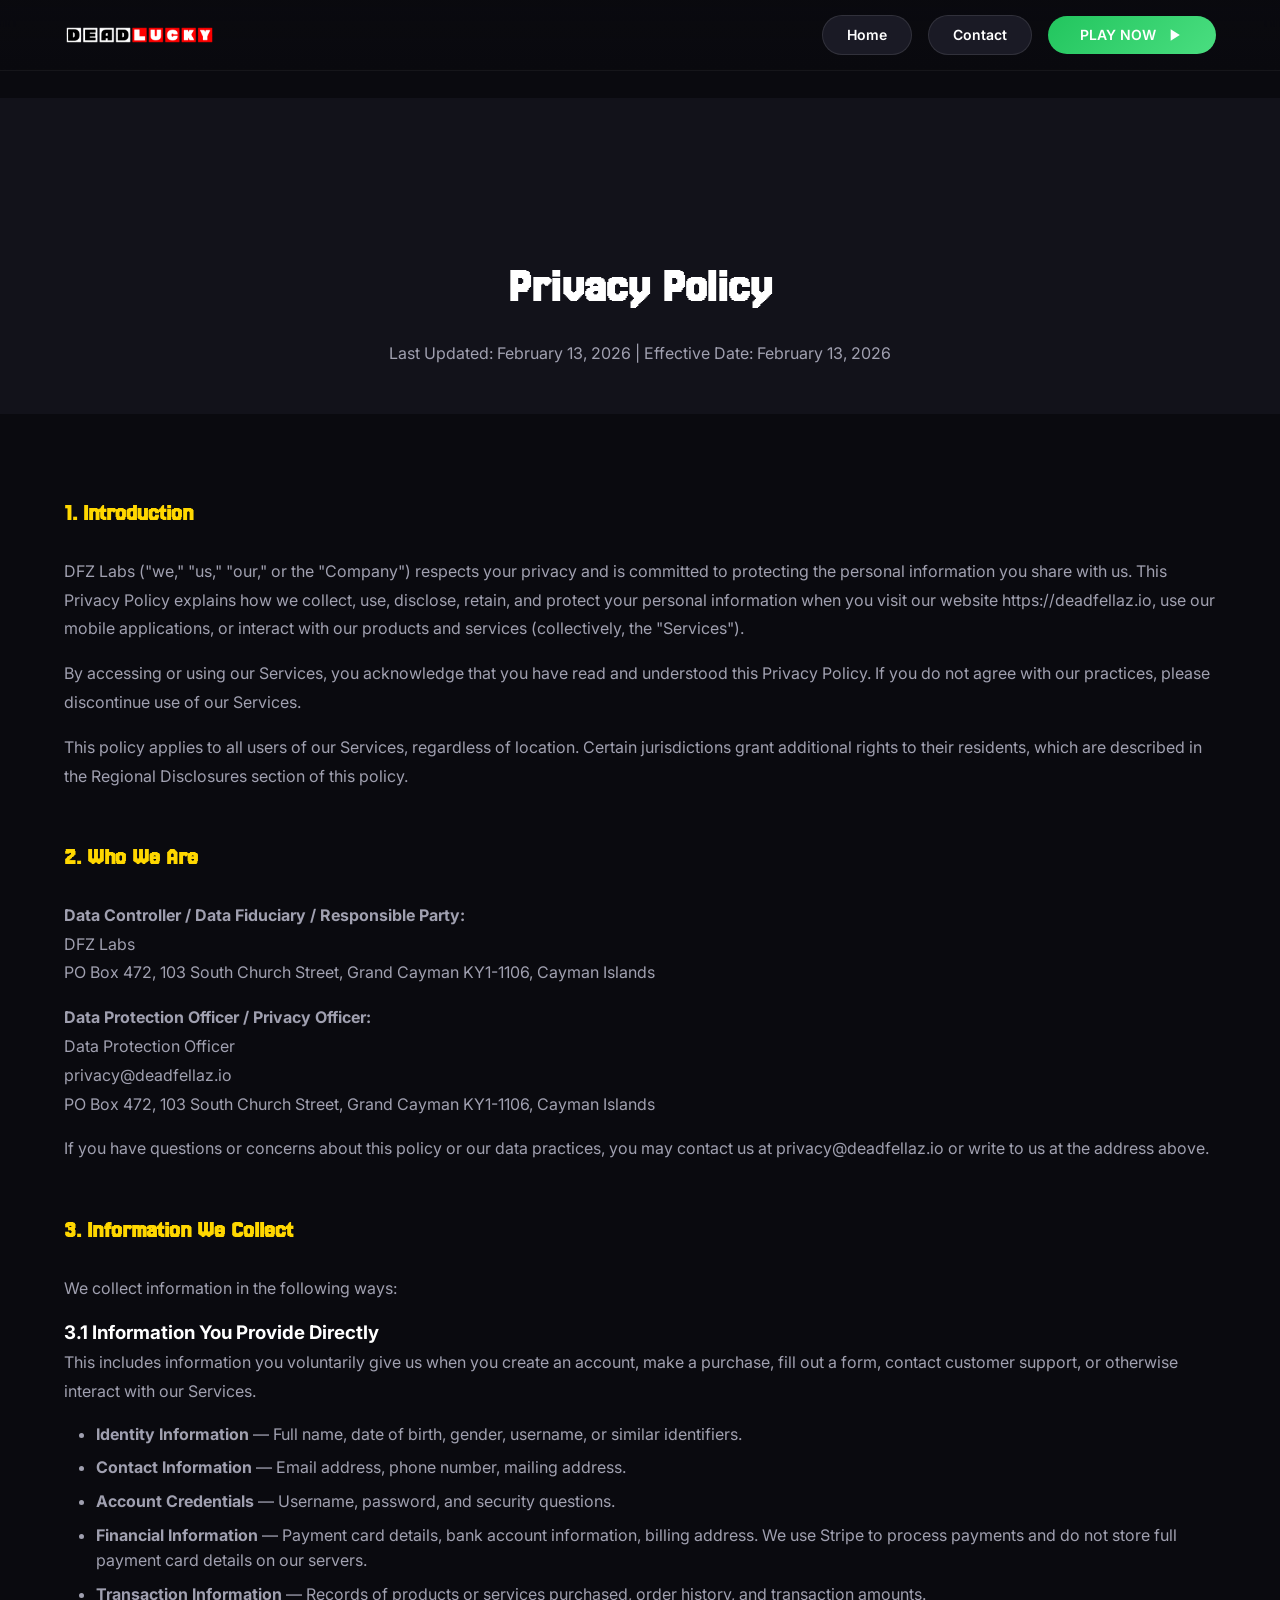
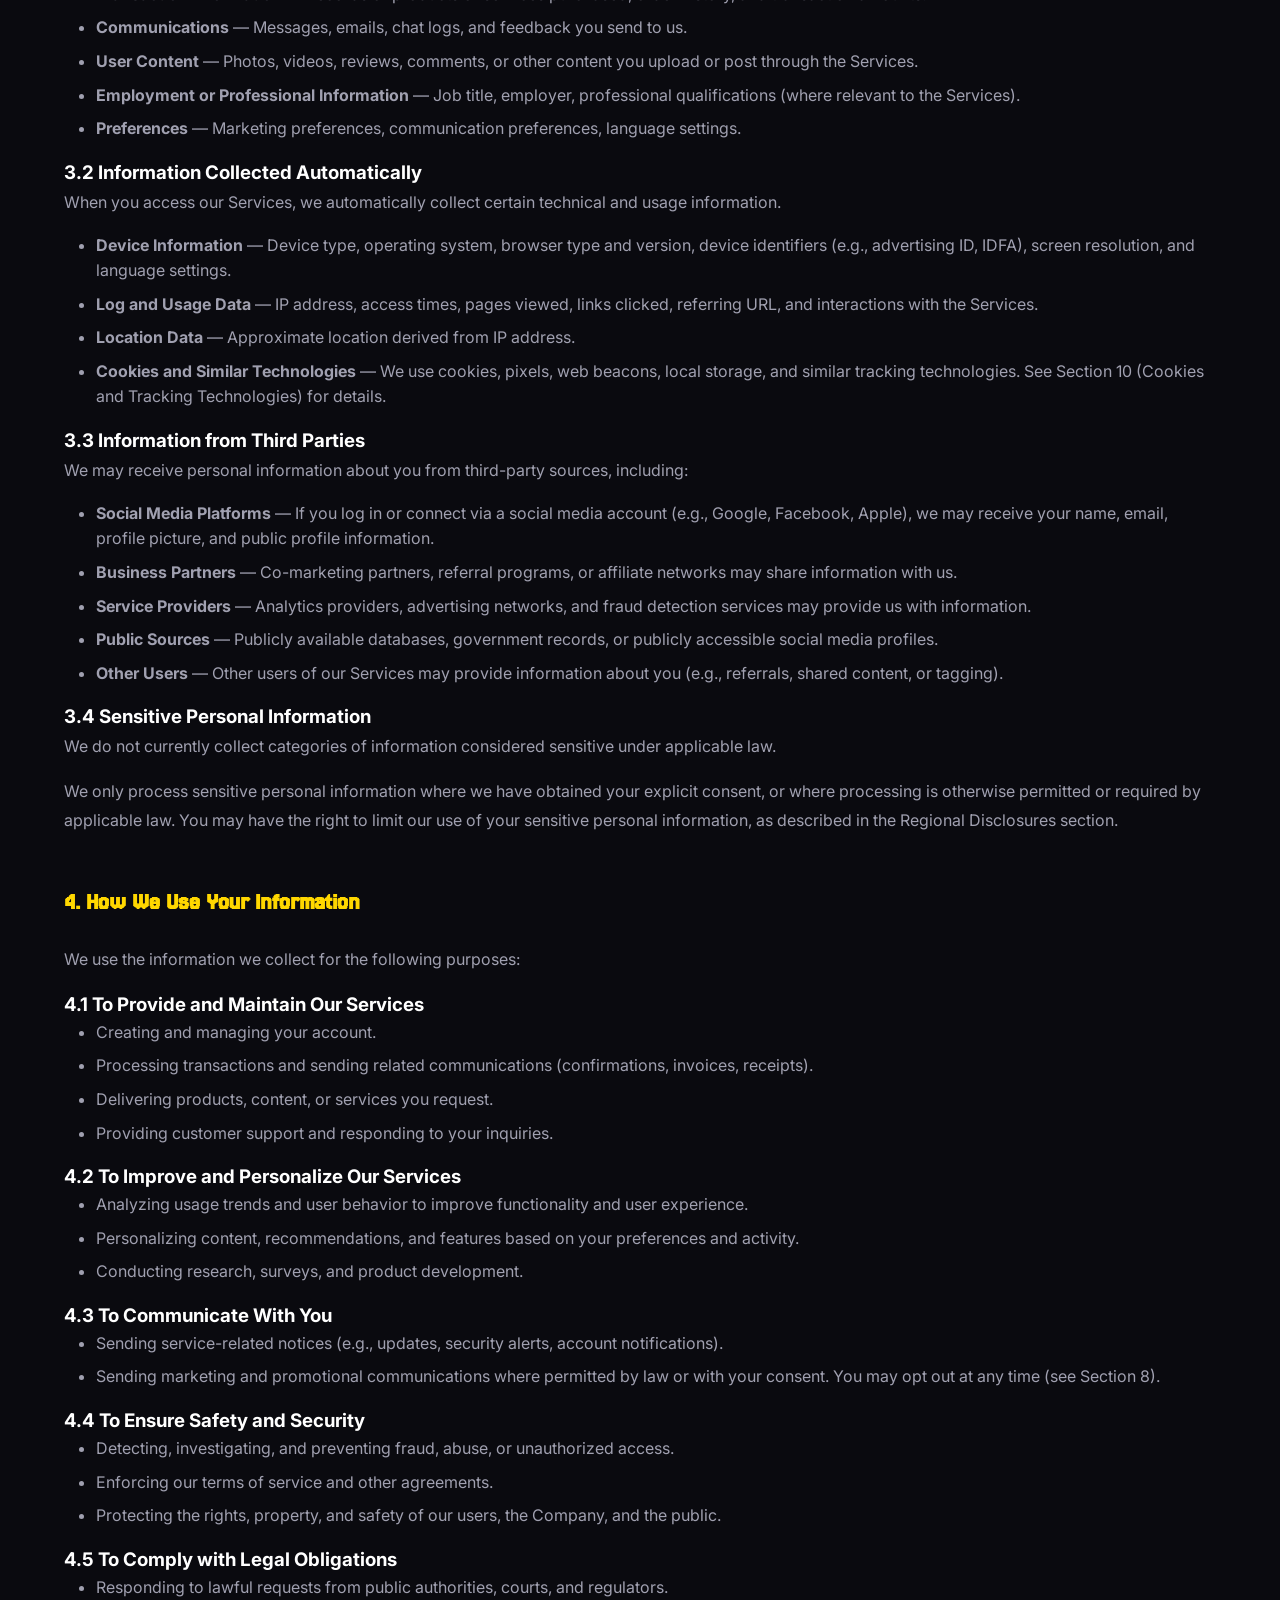
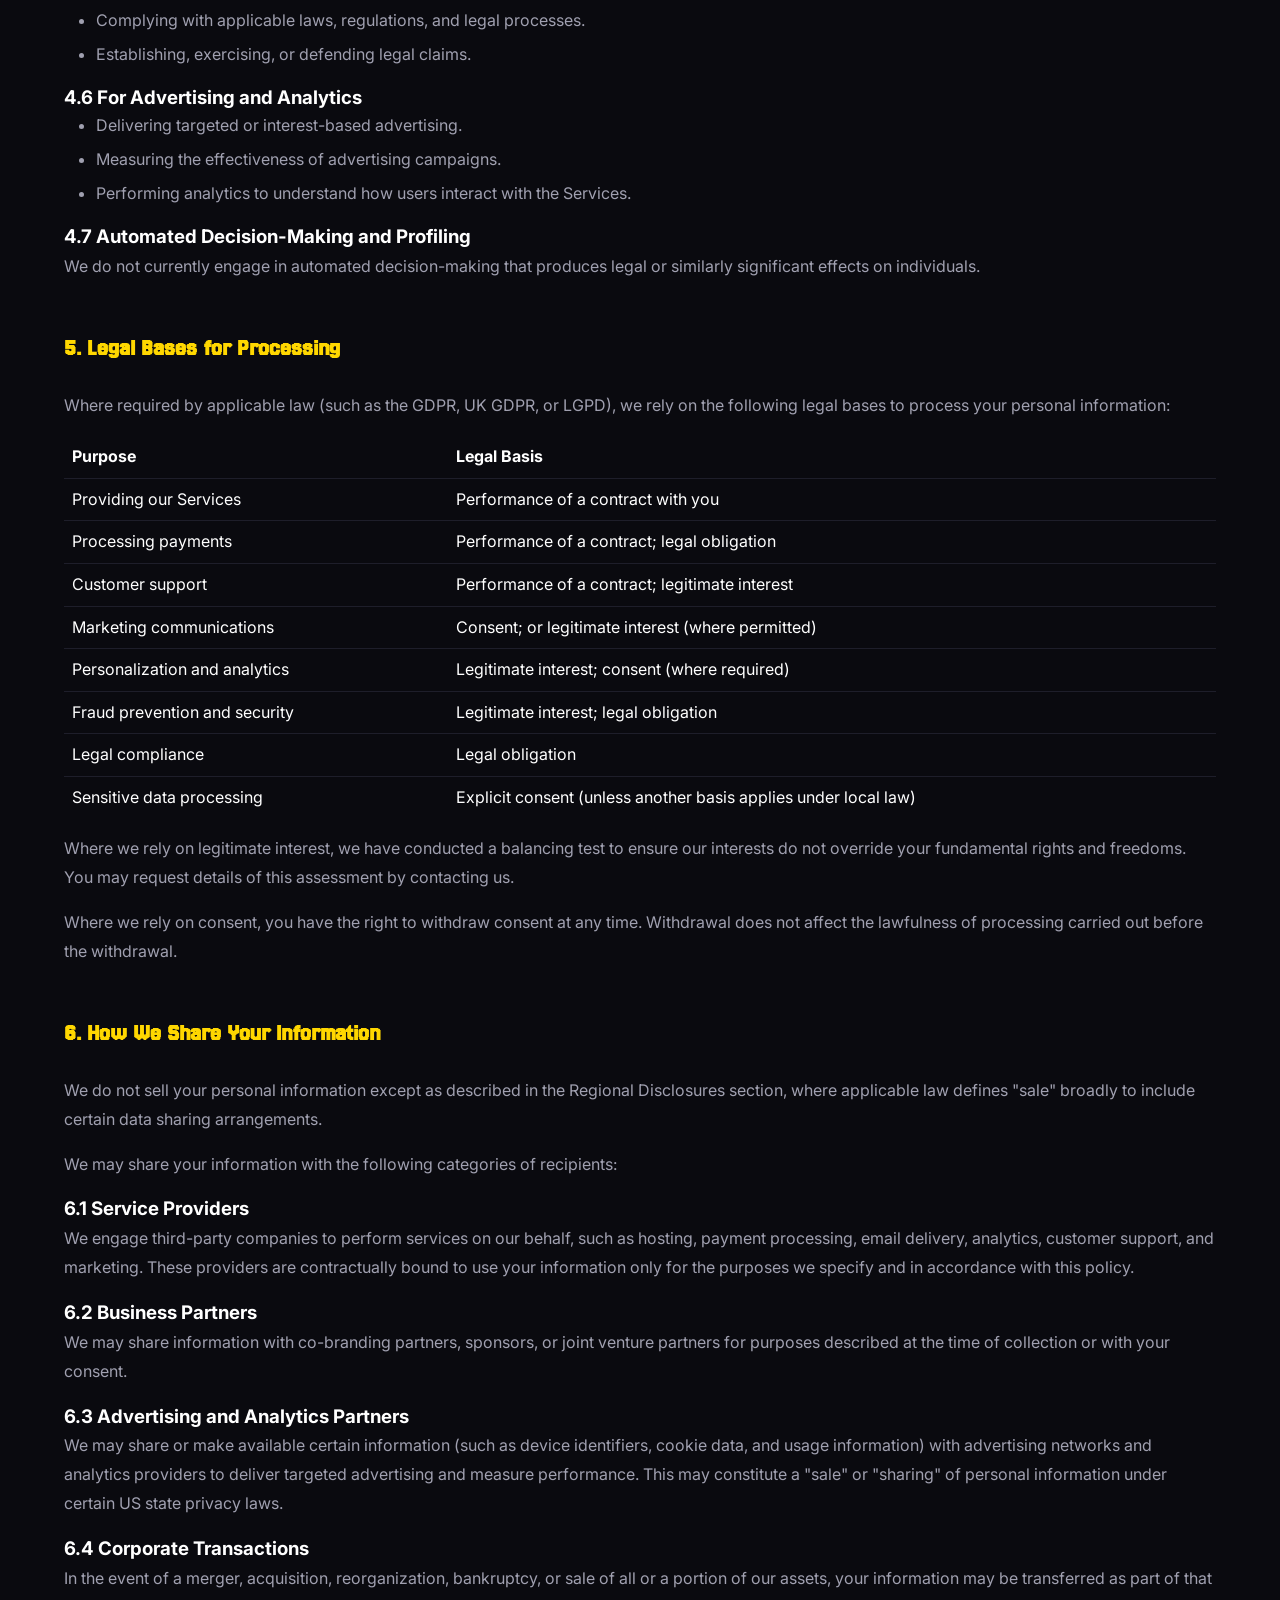
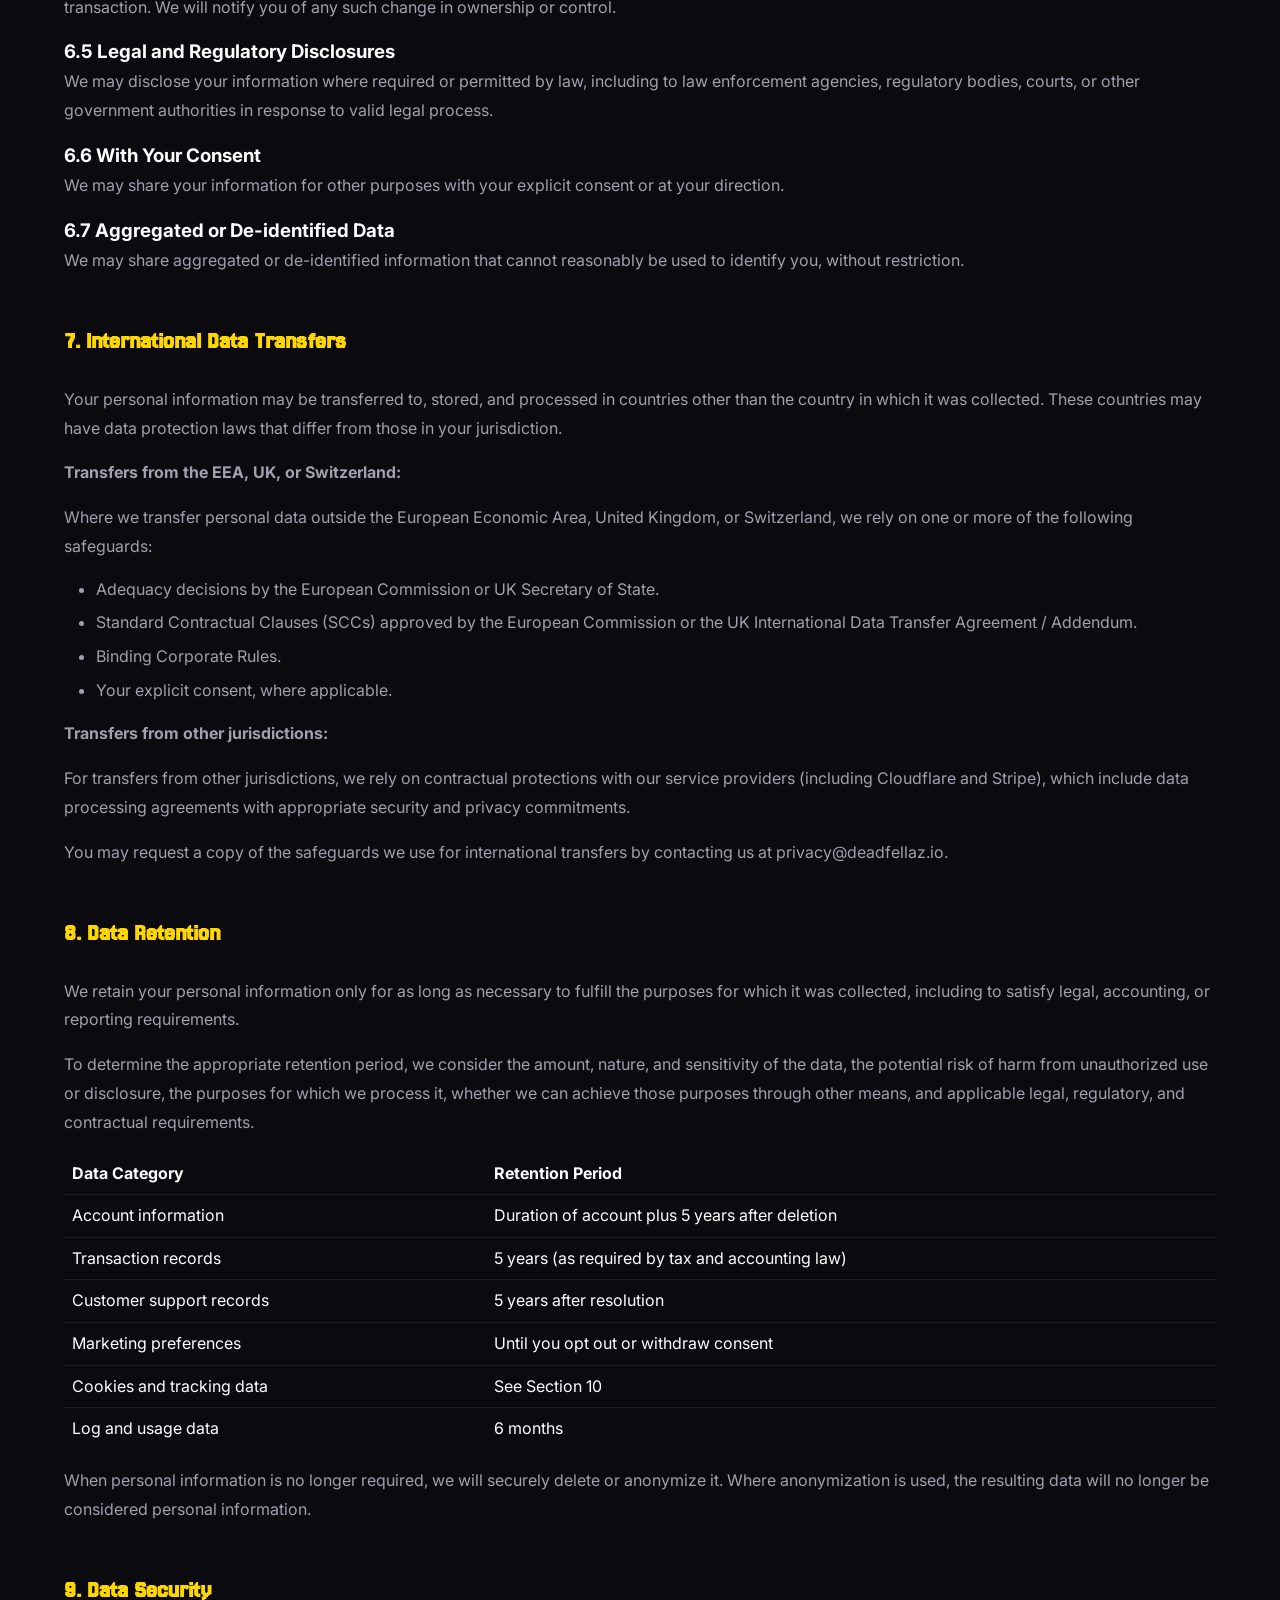
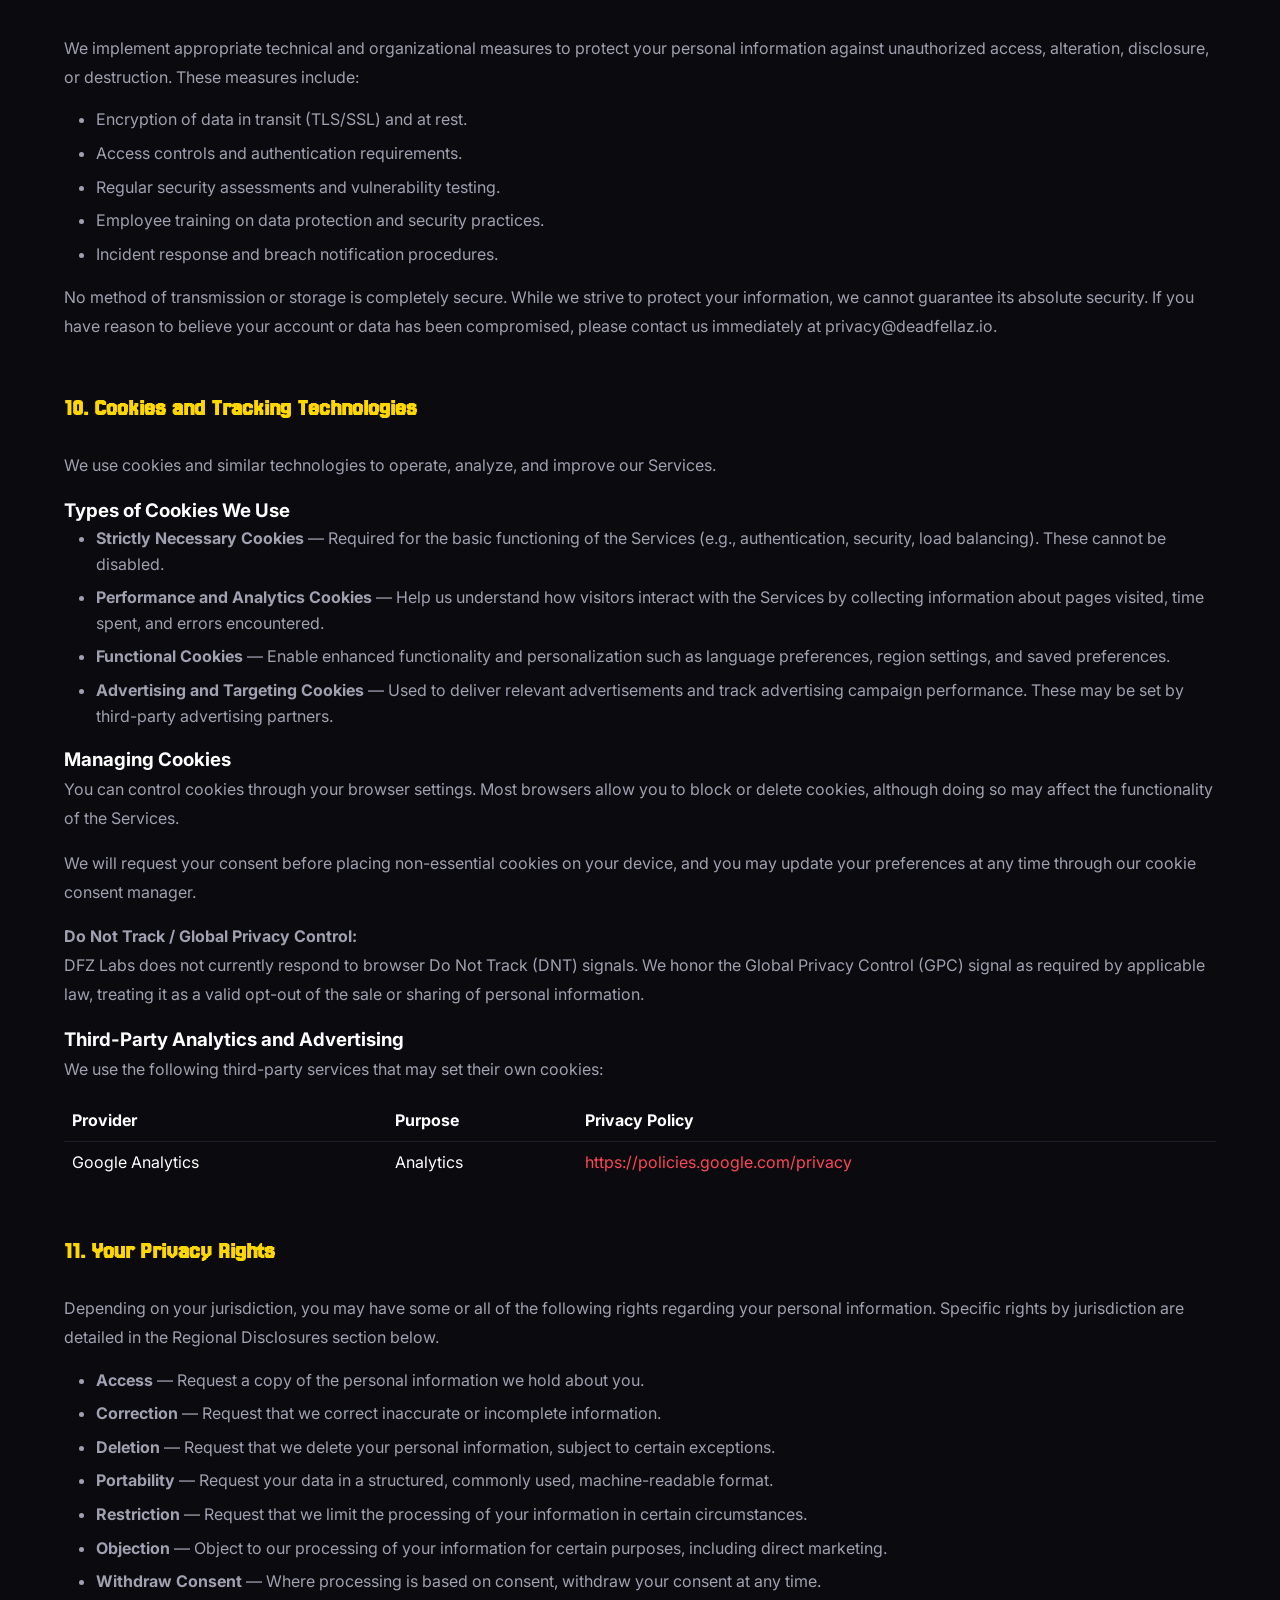
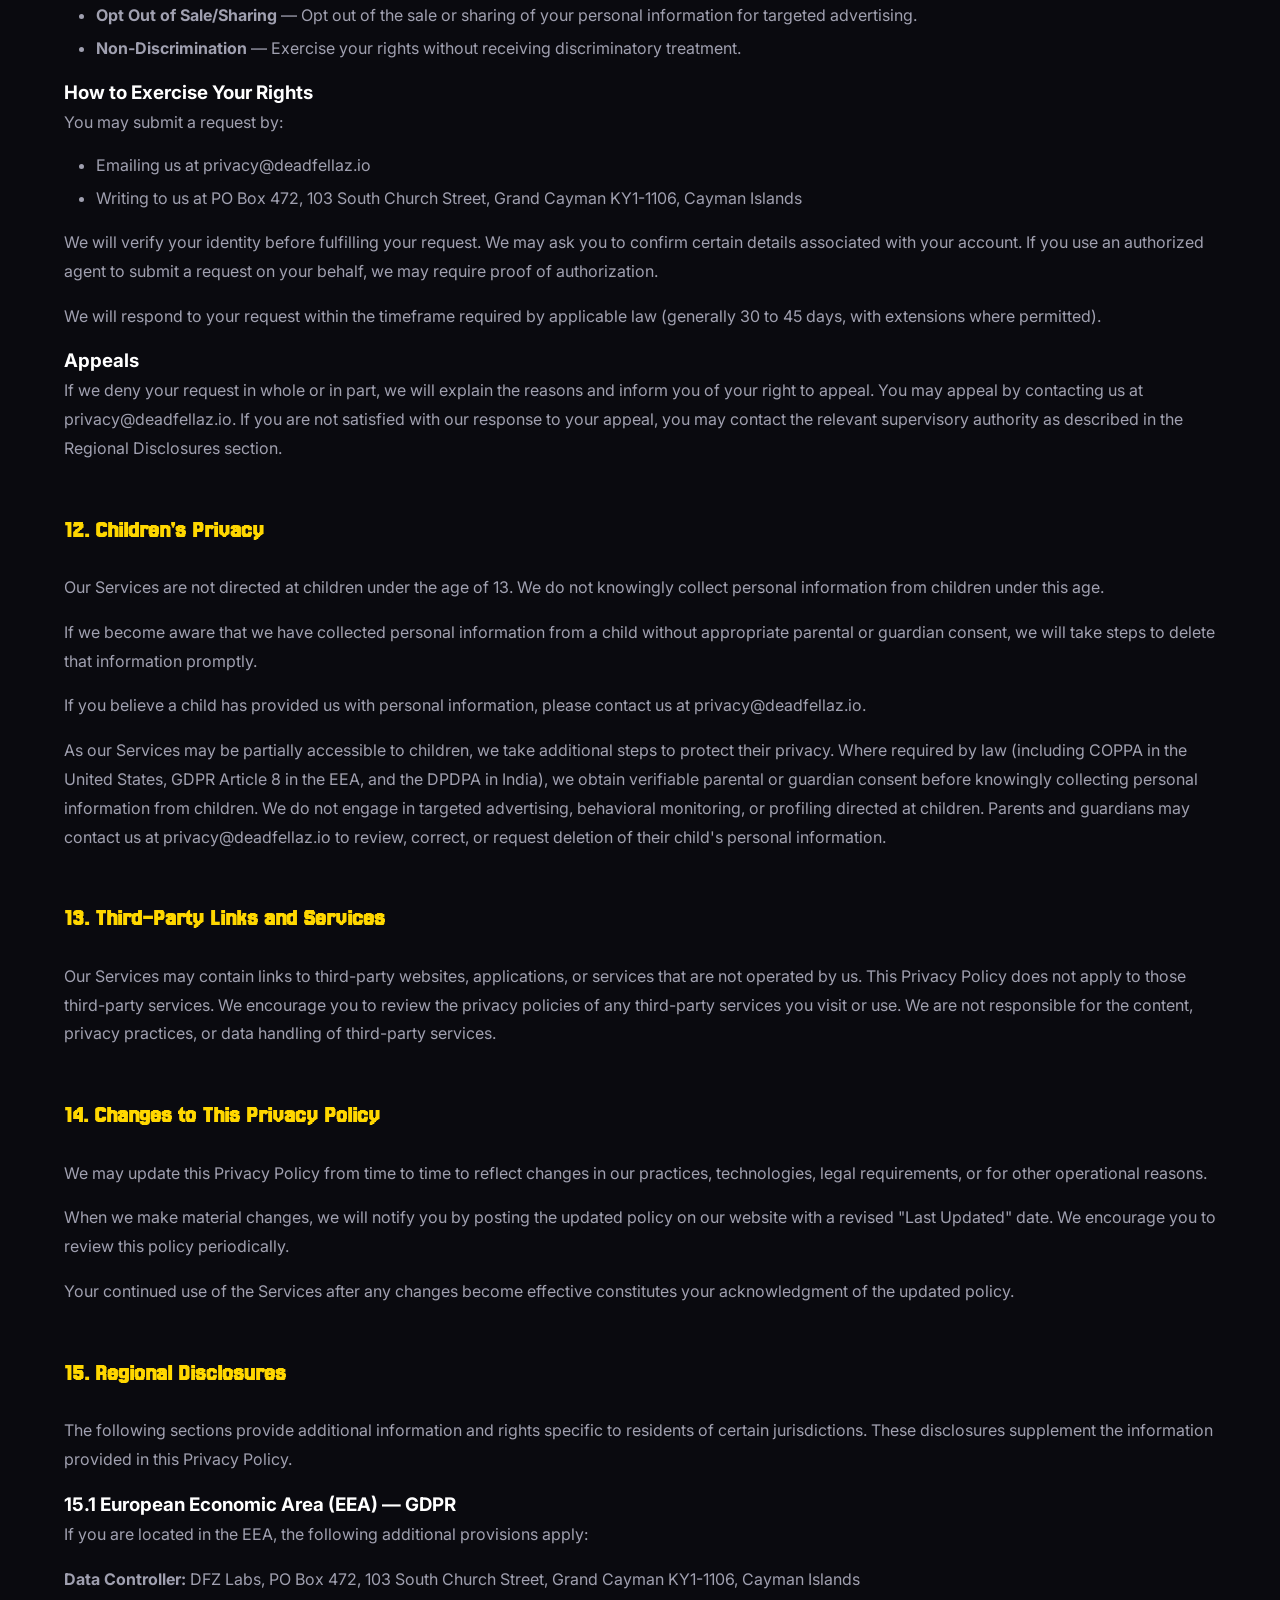
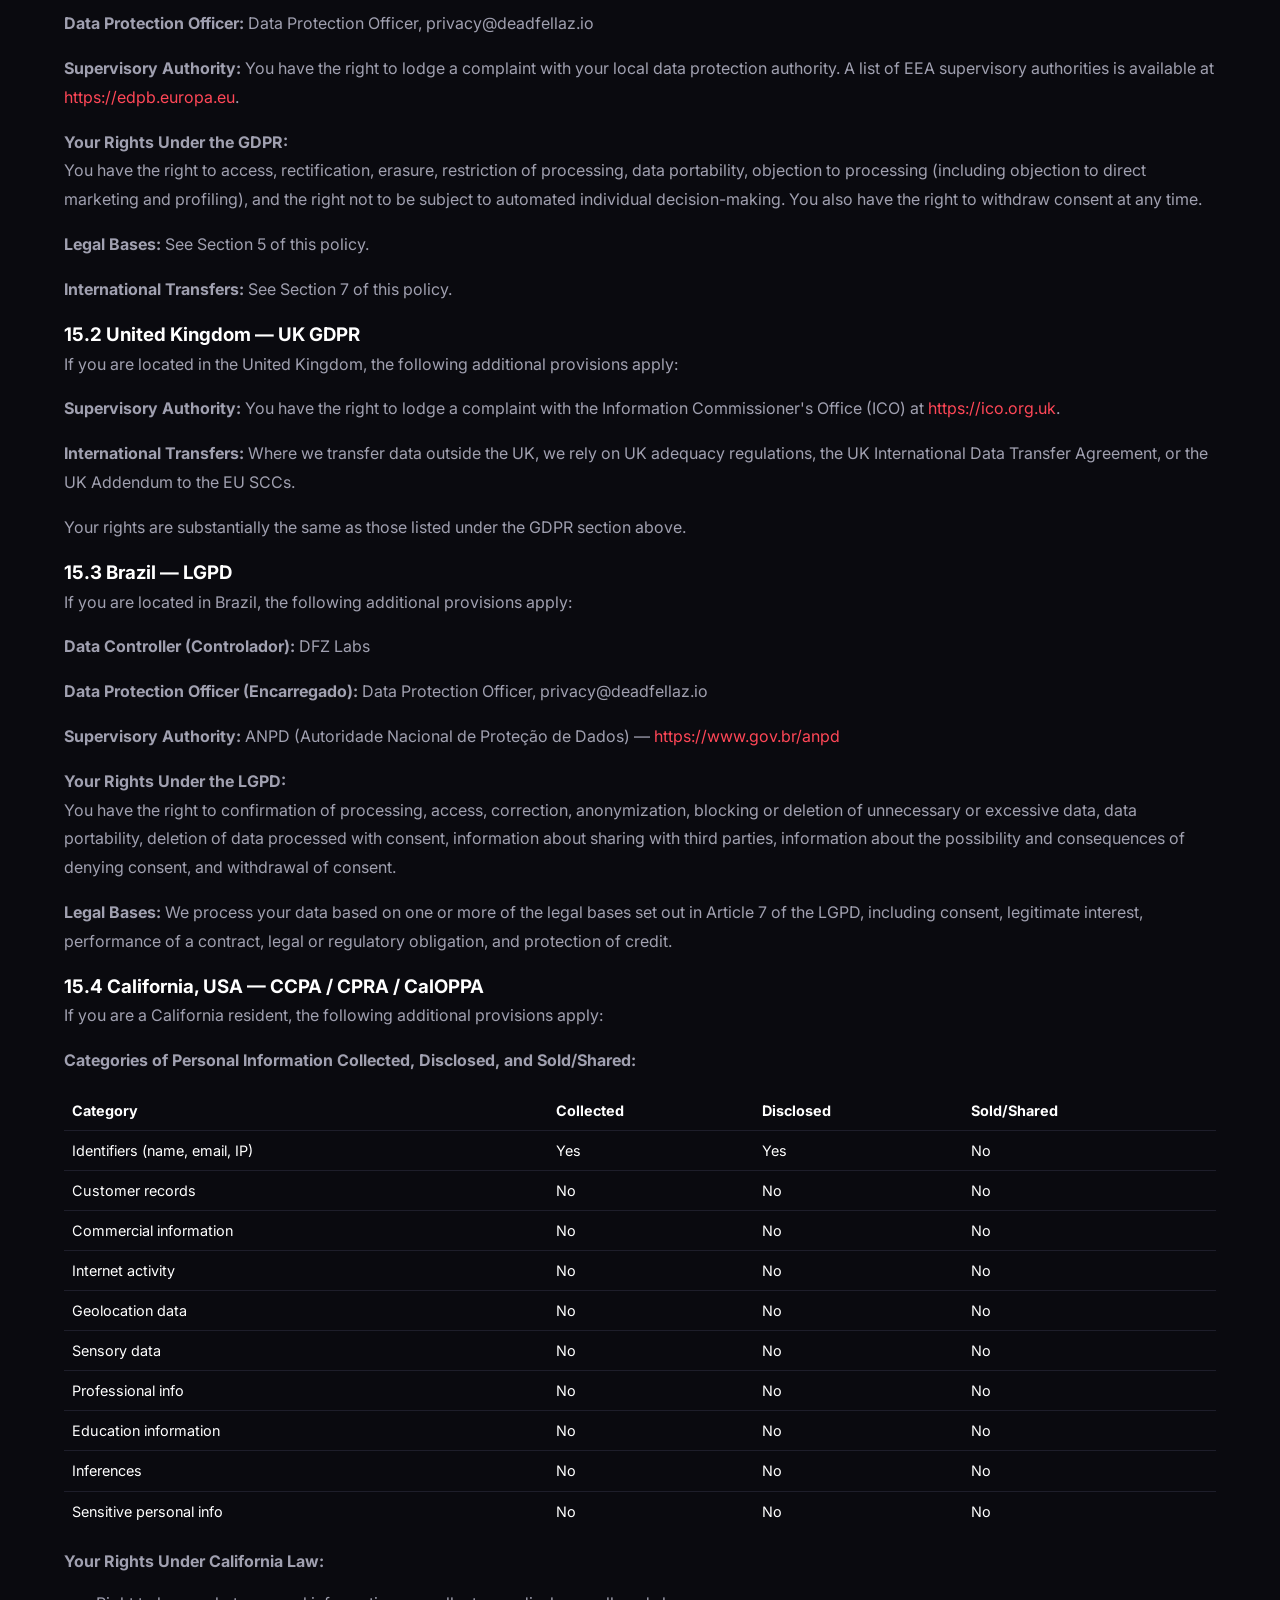
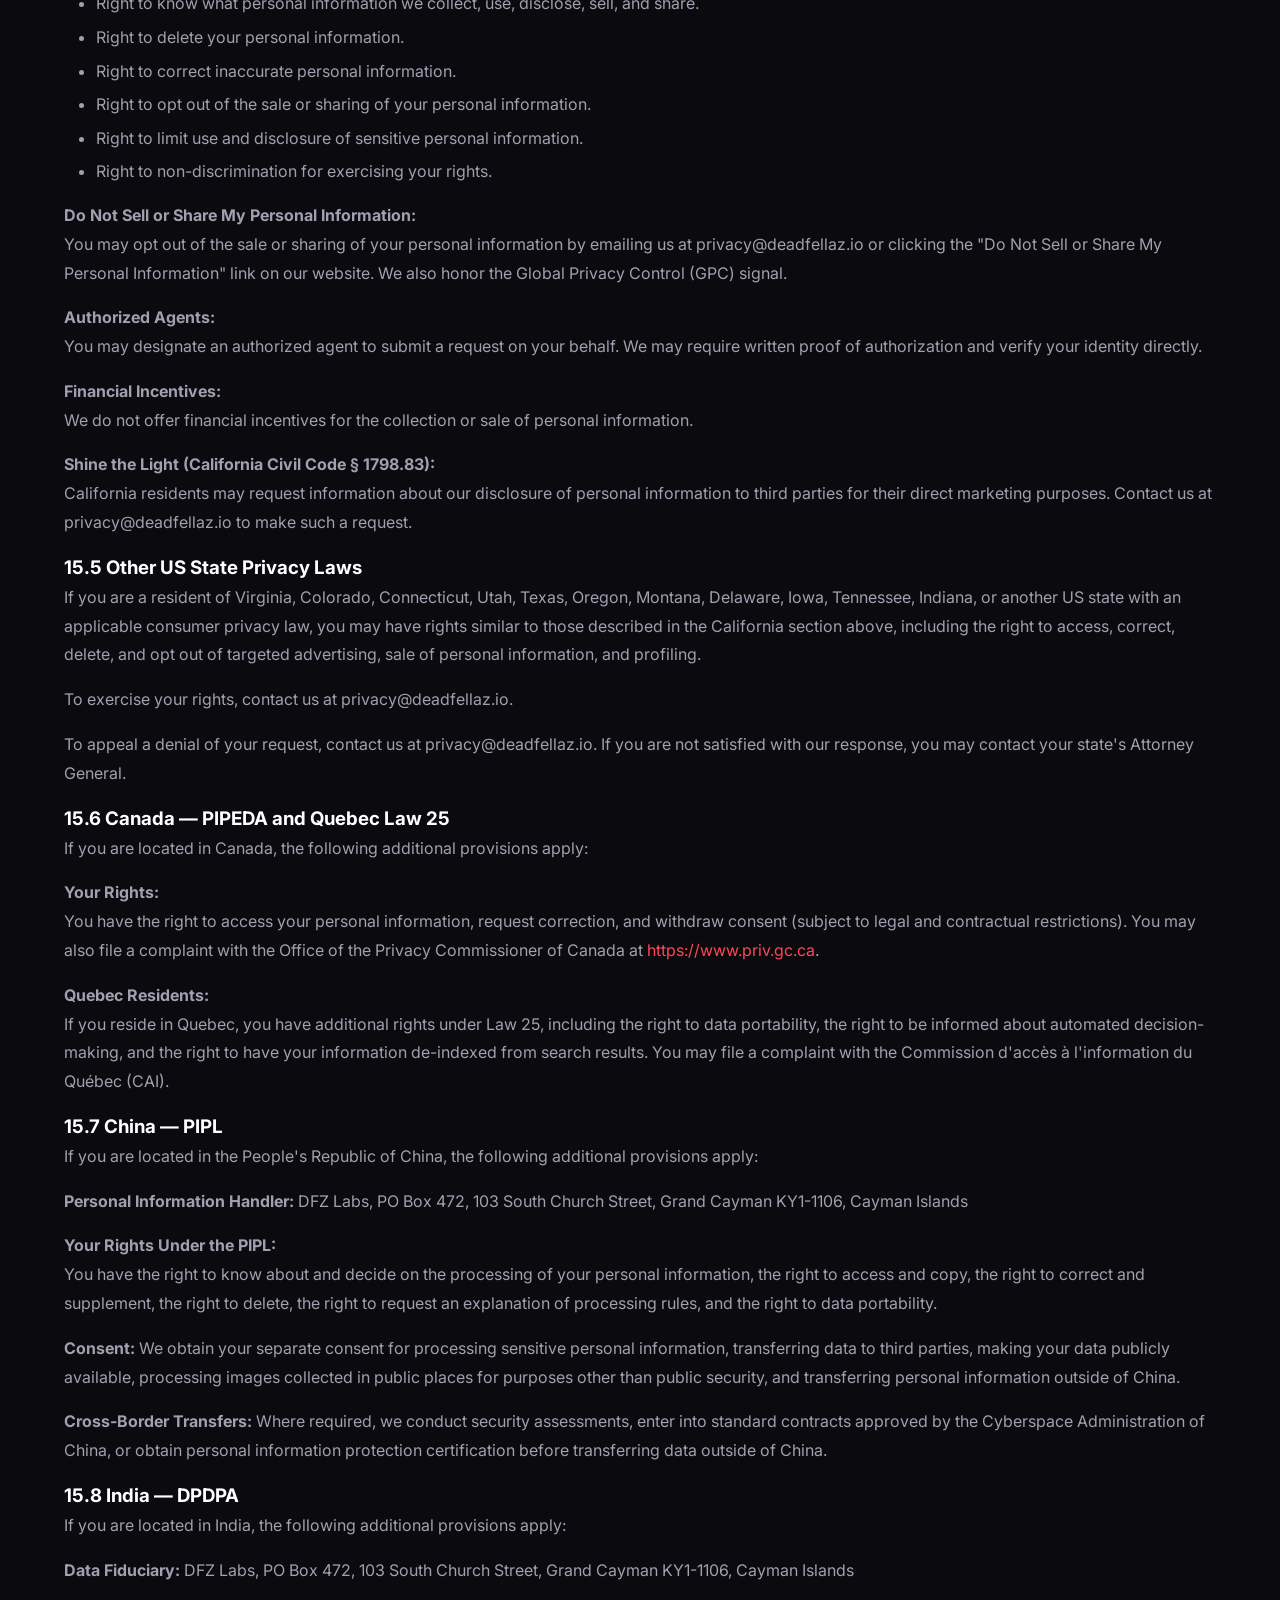
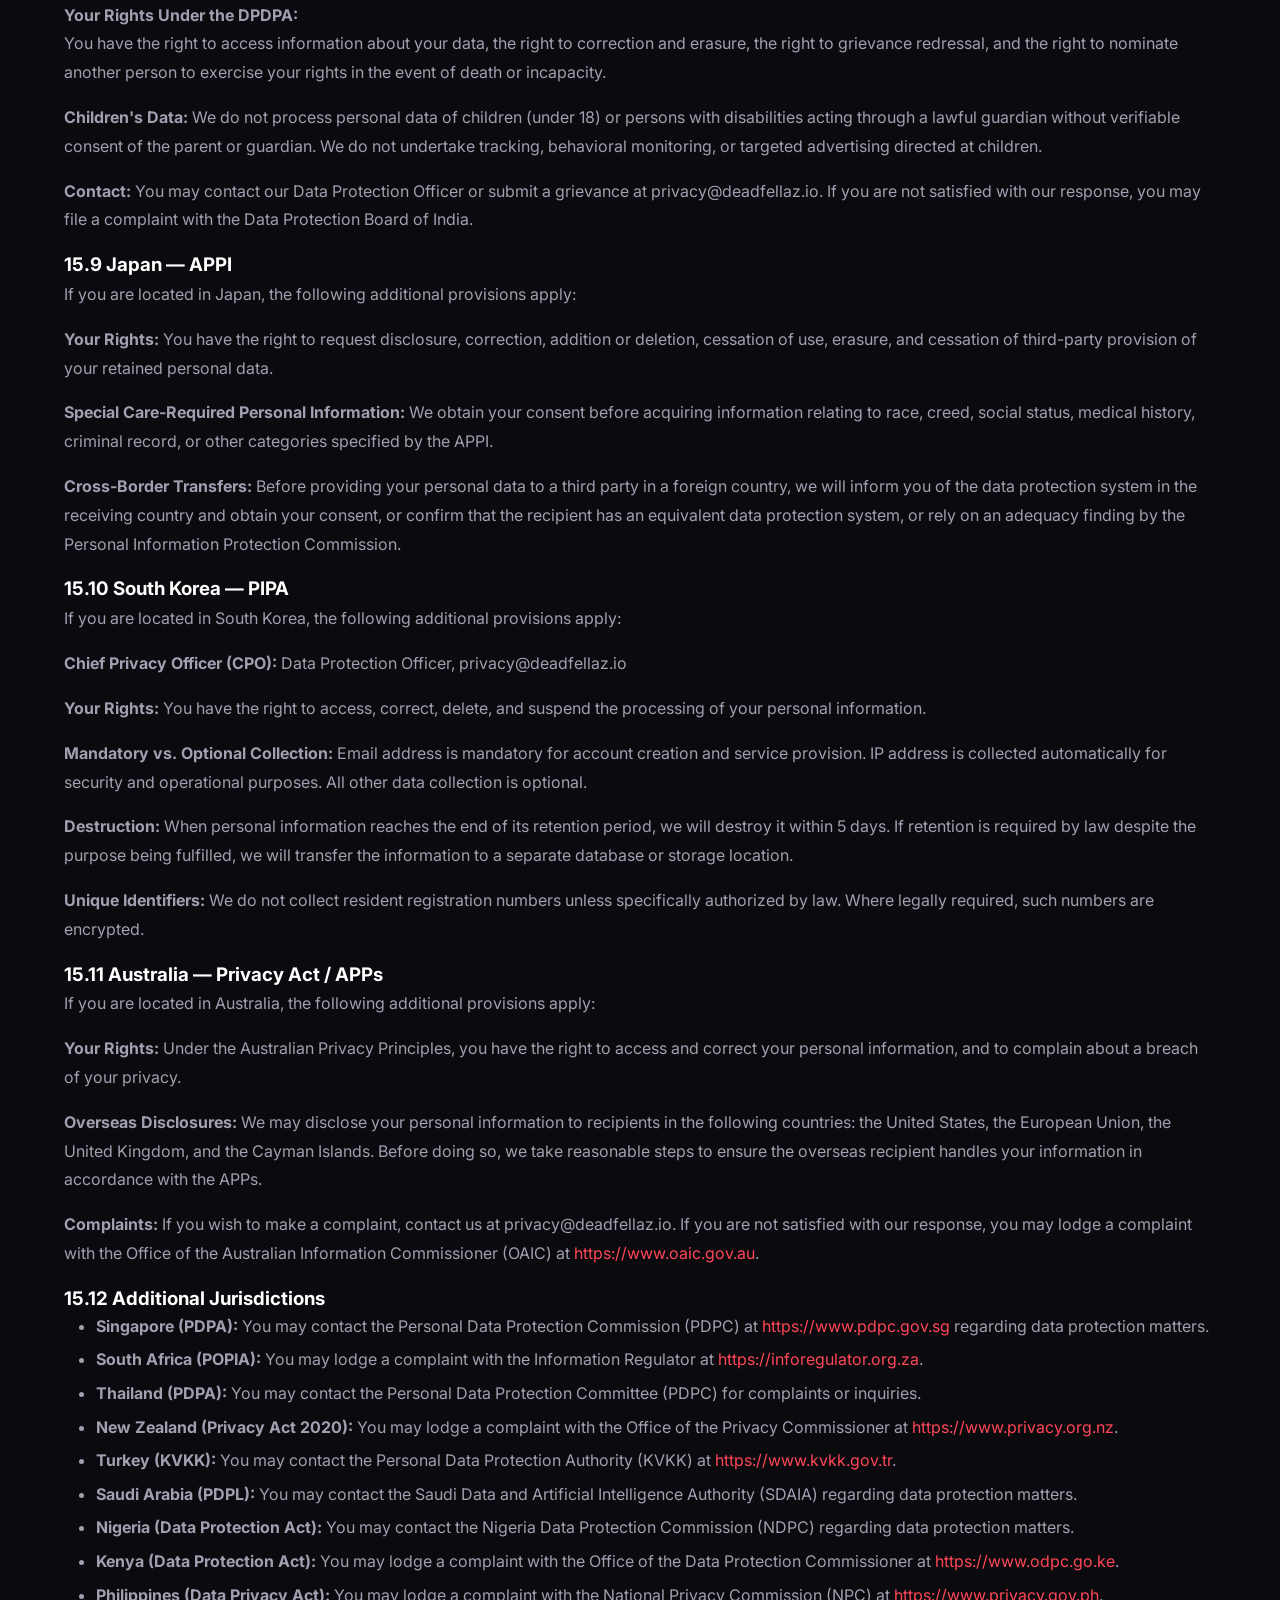
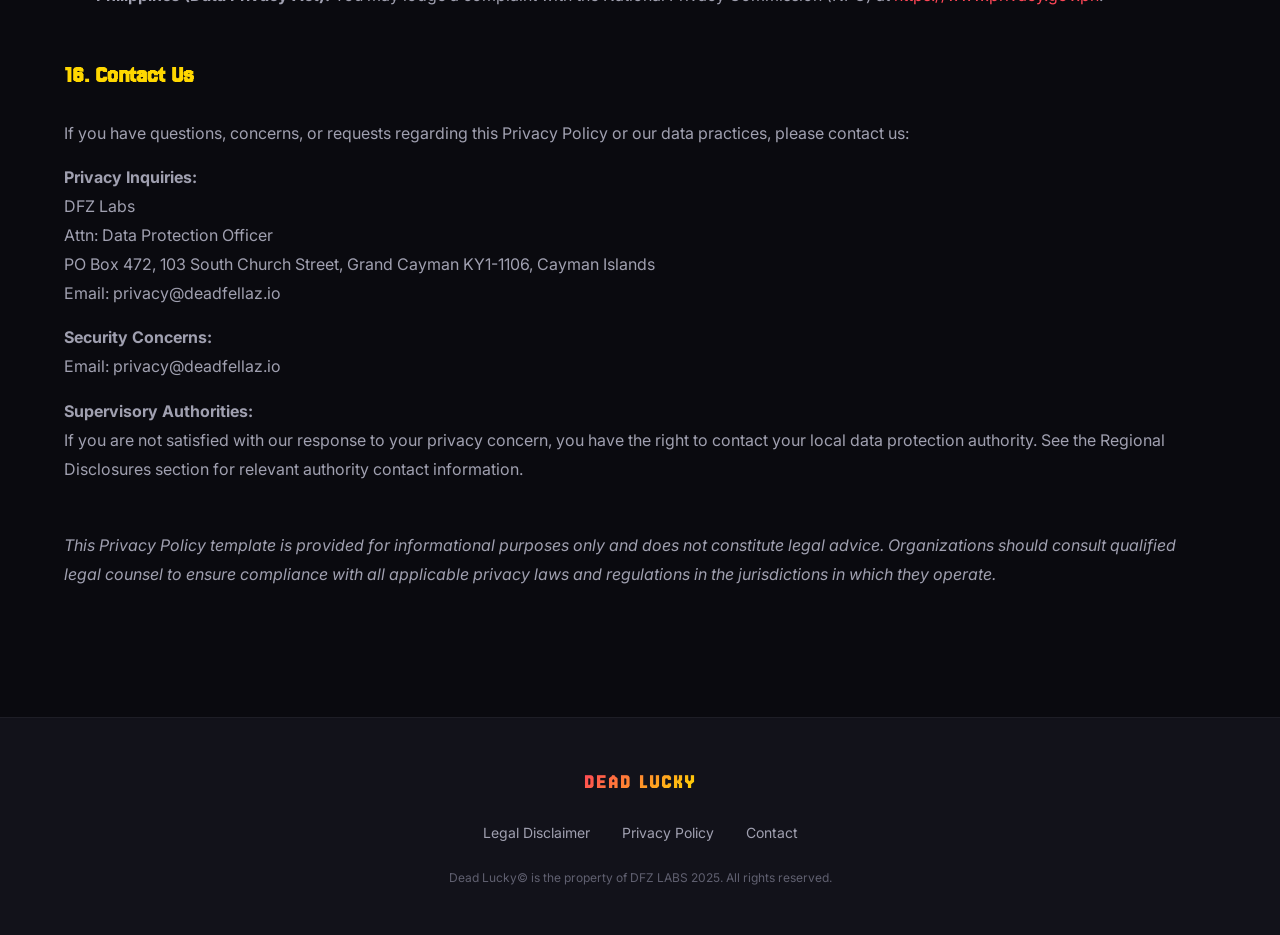
<file: privacy.html>
<!DOCTYPE html>
<html lang="en">
<head>
    <link rel="icon" type="image/png" sizes="32x32" href="images/Favicon_32x32.png">
    <link rel="icon" type="image/png" sizes="16x16" href="images/Favicon_16x16.png">
    <meta charset="UTF-8">
    <meta name="viewport" content="width=device-width, initial-scale=1.0">
    <meta name="description" content="Dead Lucky - Privacy Policy">
    <title>Privacy Policy | Dead Lucky</title>
    <link rel="stylesheet" href="css/style.css">
    <link rel="preconnect" href="https://fonts.googleapis.com">
    <link rel="preconnect" href="https://fonts.gstatic.com" crossorigin>
    <link href="https://fonts.googleapis.com/css2?family=Inter:wght@300;400;500;600;700&family=Jersey+25&display=swap" rel="stylesheet">
</head>
<body>
    <!-- Header -->
    <header class="header">
        <div class="container header-content">
            <a href="https://deadluckygame.com" class="logo">
                <img src="images/DEAD_LUCKY_LOGO_LONG.png" alt="Dead Lucky" class="logo-image">
            </a>
            <nav class="nav-buttons">
                <a href="index.html" class="btn btn-social">Home</a>
                <a href="contact.html" class="btn btn-social">Contact</a>
                <a href="https://play.deadluckygame.com/" class="btn btn-primary btn-play" target="_blank">
                    <span>PLAY NOW</span>
                    <svg width="20" height="20" viewBox="0 0 24 24" fill="currentColor">
                        <path d="M8 5v14l11-7z"/>
                    </svg>
                </a>
            </nav>
            <button class="mobile-menu-toggle" aria-label="Toggle menu">
                <span></span>
                <span></span>
                <span></span>
            </button>
        </div>
    </header>

    <main>
        <!-- Page Header -->
        <section class="page-header">
            <div class="container">
                <h1 class="page-title">Privacy Policy</h1>
                <p class="page-subtitle">Last Updated: February 13, 2026 | Effective Date: February 13, 2026</p>
            </div>
        </section>

        <!-- Page Content -->
        <section class="page-content">
            <div class="container">
                <div class="content-section">
                    <h2>1. Introduction</h2>
                    <p>DFZ Labs ("we," "us," "our," or the "Company") respects your privacy and is committed to protecting the personal information you share with us. This Privacy Policy explains how we collect, use, disclose, retain, and protect your personal information when you visit our website https://deadfellaz.io, use our mobile applications, or interact with our products and services (collectively, the "Services").</p>
                    <p>By accessing or using our Services, you acknowledge that you have read and understood this Privacy Policy. If you do not agree with our practices, please discontinue use of our Services.</p>
                    <p>This policy applies to all users of our Services, regardless of location. Certain jurisdictions grant additional rights to their residents, which are described in the Regional Disclosures section of this policy.</p>
                </div>

                <div class="content-section">
                    <h2>2. Who We Are</h2>
                    <p><strong>Data Controller / Data Fiduciary / Responsible Party:</strong><br>
                    DFZ Labs<br>
                    PO Box 472, 103 South Church Street, Grand Cayman KY1-1106, Cayman Islands</p>
                    <p><strong>Data Protection Officer / Privacy Officer:</strong><br>
                    Data Protection Officer<br>
                    privacy@deadfellaz.io<br>
                    PO Box 472, 103 South Church Street, Grand Cayman KY1-1106, Cayman Islands</p>
                    <p>If you have questions or concerns about this policy or our data practices, you may contact us at privacy@deadfellaz.io or write to us at the address above.</p>
                </div>

                <div class="content-section">
                    <h2>3. Information We Collect</h2>
                    <p>We collect information in the following ways:</p>

                    <h3>3.1 Information You Provide Directly</h3>
                    <p>This includes information you voluntarily give us when you create an account, make a purchase, fill out a form, contact customer support, or otherwise interact with our Services.</p>
                    <ul>
                        <li><strong>Identity Information</strong> — Full name, date of birth, gender, username, or similar identifiers.</li>
                        <li><strong>Contact Information</strong> — Email address, phone number, mailing address.</li>
                        <li><strong>Account Credentials</strong> — Username, password, and security questions.</li>
                        <li><strong>Financial Information</strong> — Payment card details, bank account information, billing address. We use Stripe to process payments and do not store full payment card details on our servers.</li>
                        <li><strong>Transaction Information</strong> — Records of products or services purchased, order history, and transaction amounts.</li>
                        <li><strong>Communications</strong> — Messages, emails, chat logs, and feedback you send to us.</li>
                        <li><strong>User Content</strong> — Photos, videos, reviews, comments, or other content you upload or post through the Services.</li>
                        <li><strong>Employment or Professional Information</strong> — Job title, employer, professional qualifications (where relevant to the Services).</li>
                        <li><strong>Preferences</strong> — Marketing preferences, communication preferences, language settings.</li>
                    </ul>

                    <h3>3.2 Information Collected Automatically</h3>
                    <p>When you access our Services, we automatically collect certain technical and usage information.</p>
                    <ul>
                        <li><strong>Device Information</strong> — Device type, operating system, browser type and version, device identifiers (e.g., advertising ID, IDFA), screen resolution, and language settings.</li>
                        <li><strong>Log and Usage Data</strong> — IP address, access times, pages viewed, links clicked, referring URL, and interactions with the Services.</li>
                        <li><strong>Location Data</strong> — Approximate location derived from IP address.</li>
                        <li><strong>Cookies and Similar Technologies</strong> — We use cookies, pixels, web beacons, local storage, and similar tracking technologies. See Section 10 (Cookies and Tracking Technologies) for details.</li>
                    </ul>

                    <h3>3.3 Information from Third Parties</h3>
                    <p>We may receive personal information about you from third-party sources, including:</p>
                    <ul>
                        <li><strong>Social Media Platforms</strong> — If you log in or connect via a social media account (e.g., Google, Facebook, Apple), we may receive your name, email, profile picture, and public profile information.</li>
                        <li><strong>Business Partners</strong> — Co-marketing partners, referral programs, or affiliate networks may share information with us.</li>
                        <li><strong>Service Providers</strong> — Analytics providers, advertising networks, and fraud detection services may provide us with information.</li>
                        <li><strong>Public Sources</strong> — Publicly available databases, government records, or publicly accessible social media profiles.</li>
                        <li><strong>Other Users</strong> — Other users of our Services may provide information about you (e.g., referrals, shared content, or tagging).</li>
                    </ul>

                    <h3>3.4 Sensitive Personal Information</h3>
                    <p>We do not currently collect categories of information considered sensitive under applicable law.</p>
                    <p>We only process sensitive personal information where we have obtained your explicit consent, or where processing is otherwise permitted or required by applicable law. You may have the right to limit our use of your sensitive personal information, as described in the Regional Disclosures section.</p>
                </div>

                <div class="content-section">
                    <h2>4. How We Use Your Information</h2>
                    <p>We use the information we collect for the following purposes:</p>

                    <h3>4.1 To Provide and Maintain Our Services</h3>
                    <ul>
                        <li>Creating and managing your account.</li>
                        <li>Processing transactions and sending related communications (confirmations, invoices, receipts).</li>
                        <li>Delivering products, content, or services you request.</li>
                        <li>Providing customer support and responding to your inquiries.</li>
                    </ul>

                    <h3>4.2 To Improve and Personalize Our Services</h3>
                    <ul>
                        <li>Analyzing usage trends and user behavior to improve functionality and user experience.</li>
                        <li>Personalizing content, recommendations, and features based on your preferences and activity.</li>
                        <li>Conducting research, surveys, and product development.</li>
                    </ul>

                    <h3>4.3 To Communicate With You</h3>
                    <ul>
                        <li>Sending service-related notices (e.g., updates, security alerts, account notifications).</li>
                        <li>Sending marketing and promotional communications where permitted by law or with your consent. You may opt out at any time (see Section 8).</li>
                    </ul>

                    <h3>4.4 To Ensure Safety and Security</h3>
                    <ul>
                        <li>Detecting, investigating, and preventing fraud, abuse, or unauthorized access.</li>
                        <li>Enforcing our terms of service and other agreements.</li>
                        <li>Protecting the rights, property, and safety of our users, the Company, and the public.</li>
                    </ul>

                    <h3>4.5 To Comply with Legal Obligations</h3>
                    <ul>
                        <li>Responding to lawful requests from public authorities, courts, and regulators.</li>
                        <li>Complying with applicable laws, regulations, and legal processes.</li>
                        <li>Establishing, exercising, or defending legal claims.</li>
                    </ul>

                    <h3>4.6 For Advertising and Analytics</h3>
                    <ul>
                        <li>Delivering targeted or interest-based advertising.</li>
                        <li>Measuring the effectiveness of advertising campaigns.</li>
                        <li>Performing analytics to understand how users interact with the Services.</li>
                    </ul>

                    <h3>4.7 Automated Decision-Making and Profiling</h3>
                    <p>We do not currently engage in automated decision-making that produces legal or similarly significant effects on individuals.</p>
                </div>

                <div class="content-section">
                    <h2>5. Legal Bases for Processing</h2>
                    <p>Where required by applicable law (such as the GDPR, UK GDPR, or LGPD), we rely on the following legal bases to process your personal information:</p>
                    <table style="width: 100%; border-collapse: collapse; margin: 1rem 0;">
                        <tr style="border-bottom: 1px solid var(--color-bg-card);">
                            <th style="text-align: left; padding: 0.5rem;">Purpose</th>
                            <th style="text-align: left; padding: 0.5rem;">Legal Basis</th>
                        </tr>
                        <tr style="border-bottom: 1px solid var(--color-bg-card);">
                            <td style="padding: 0.5rem;">Providing our Services</td>
                            <td style="padding: 0.5rem;">Performance of a contract with you</td>
                        </tr>
                        <tr style="border-bottom: 1px solid var(--color-bg-card);">
                            <td style="padding: 0.5rem;">Processing payments</td>
                            <td style="padding: 0.5rem;">Performance of a contract; legal obligation</td>
                        </tr>
                        <tr style="border-bottom: 1px solid var(--color-bg-card);">
                            <td style="padding: 0.5rem;">Customer support</td>
                            <td style="padding: 0.5rem;">Performance of a contract; legitimate interest</td>
                        </tr>
                        <tr style="border-bottom: 1px solid var(--color-bg-card);">
                            <td style="padding: 0.5rem;">Marketing communications</td>
                            <td style="padding: 0.5rem;">Consent; or legitimate interest (where permitted)</td>
                        </tr>
                        <tr style="border-bottom: 1px solid var(--color-bg-card);">
                            <td style="padding: 0.5rem;">Personalization and analytics</td>
                            <td style="padding: 0.5rem;">Legitimate interest; consent (where required)</td>
                        </tr>
                        <tr style="border-bottom: 1px solid var(--color-bg-card);">
                            <td style="padding: 0.5rem;">Fraud prevention and security</td>
                            <td style="padding: 0.5rem;">Legitimate interest; legal obligation</td>
                        </tr>
                        <tr style="border-bottom: 1px solid var(--color-bg-card);">
                            <td style="padding: 0.5rem;">Legal compliance</td>
                            <td style="padding: 0.5rem;">Legal obligation</td>
                        </tr>
                        <tr>
                            <td style="padding: 0.5rem;">Sensitive data processing</td>
                            <td style="padding: 0.5rem;">Explicit consent (unless another basis applies under local law)</td>
                        </tr>
                    </table>
                    <p>Where we rely on legitimate interest, we have conducted a balancing test to ensure our interests do not override your fundamental rights and freedoms. You may request details of this assessment by contacting us.</p>
                    <p>Where we rely on consent, you have the right to withdraw consent at any time. Withdrawal does not affect the lawfulness of processing carried out before the withdrawal.</p>
                </div>

                <div class="content-section">
                    <h2>6. How We Share Your Information</h2>
                    <p>We do not sell your personal information except as described in the Regional Disclosures section, where applicable law defines "sale" broadly to include certain data sharing arrangements.</p>
                    <p>We may share your information with the following categories of recipients:</p>

                    <h3>6.1 Service Providers</h3>
                    <p>We engage third-party companies to perform services on our behalf, such as hosting, payment processing, email delivery, analytics, customer support, and marketing. These providers are contractually bound to use your information only for the purposes we specify and in accordance with this policy.</p>

                    <h3>6.2 Business Partners</h3>
                    <p>We may share information with co-branding partners, sponsors, or joint venture partners for purposes described at the time of collection or with your consent.</p>

                    <h3>6.3 Advertising and Analytics Partners</h3>
                    <p>We may share or make available certain information (such as device identifiers, cookie data, and usage information) with advertising networks and analytics providers to deliver targeted advertising and measure performance. This may constitute a "sale" or "sharing" of personal information under certain US state privacy laws.</p>

                    <h3>6.4 Corporate Transactions</h3>
                    <p>In the event of a merger, acquisition, reorganization, bankruptcy, or sale of all or a portion of our assets, your information may be transferred as part of that transaction. We will notify you of any such change in ownership or control.</p>

                    <h3>6.5 Legal and Regulatory Disclosures</h3>
                    <p>We may disclose your information where required or permitted by law, including to law enforcement agencies, regulatory bodies, courts, or other government authorities in response to valid legal process.</p>

                    <h3>6.6 With Your Consent</h3>
                    <p>We may share your information for other purposes with your explicit consent or at your direction.</p>

                    <h3>6.7 Aggregated or De-identified Data</h3>
                    <p>We may share aggregated or de-identified information that cannot reasonably be used to identify you, without restriction.</p>
                </div>

                <div class="content-section">
                    <h2>7. International Data Transfers</h2>
                    <p>Your personal information may be transferred to, stored, and processed in countries other than the country in which it was collected. These countries may have data protection laws that differ from those in your jurisdiction.</p>

                    <p><strong>Transfers from the EEA, UK, or Switzerland:</strong></p>
                    <p>Where we transfer personal data outside the European Economic Area, United Kingdom, or Switzerland, we rely on one or more of the following safeguards:</p>
                    <ul>
                        <li>Adequacy decisions by the European Commission or UK Secretary of State.</li>
                        <li>Standard Contractual Clauses (SCCs) approved by the European Commission or the UK International Data Transfer Agreement / Addendum.</li>
                        <li>Binding Corporate Rules.</li>
                        <li>Your explicit consent, where applicable.</li>
                    </ul>

                    <p><strong>Transfers from other jurisdictions:</strong></p>
                    <p>For transfers from other jurisdictions, we rely on contractual protections with our service providers (including Cloudflare and Stripe), which include data processing agreements with appropriate security and privacy commitments.</p>
                    <p>You may request a copy of the safeguards we use for international transfers by contacting us at privacy@deadfellaz.io.</p>
                </div>

                <div class="content-section">
                    <h2>8. Data Retention</h2>
                    <p>We retain your personal information only for as long as necessary to fulfill the purposes for which it was collected, including to satisfy legal, accounting, or reporting requirements.</p>
                    <p>To determine the appropriate retention period, we consider the amount, nature, and sensitivity of the data, the potential risk of harm from unauthorized use or disclosure, the purposes for which we process it, whether we can achieve those purposes through other means, and applicable legal, regulatory, and contractual requirements.</p>
                    <table style="width: 100%; border-collapse: collapse; margin: 1rem 0;">
                        <tr style="border-bottom: 1px solid var(--color-bg-card);">
                            <th style="text-align: left; padding: 0.5rem;">Data Category</th>
                            <th style="text-align: left; padding: 0.5rem;">Retention Period</th>
                        </tr>
                        <tr style="border-bottom: 1px solid var(--color-bg-card);">
                            <td style="padding: 0.5rem;">Account information</td>
                            <td style="padding: 0.5rem;">Duration of account plus 5 years after deletion</td>
                        </tr>
                        <tr style="border-bottom: 1px solid var(--color-bg-card);">
                            <td style="padding: 0.5rem;">Transaction records</td>
                            <td style="padding: 0.5rem;">5 years (as required by tax and accounting law)</td>
                        </tr>
                        <tr style="border-bottom: 1px solid var(--color-bg-card);">
                            <td style="padding: 0.5rem;">Customer support records</td>
                            <td style="padding: 0.5rem;">5 years after resolution</td>
                        </tr>
                        <tr style="border-bottom: 1px solid var(--color-bg-card);">
                            <td style="padding: 0.5rem;">Marketing preferences</td>
                            <td style="padding: 0.5rem;">Until you opt out or withdraw consent</td>
                        </tr>
                        <tr style="border-bottom: 1px solid var(--color-bg-card);">
                            <td style="padding: 0.5rem;">Cookies and tracking data</td>
                            <td style="padding: 0.5rem;">See Section 10</td>
                        </tr>
                        <tr>
                            <td style="padding: 0.5rem;">Log and usage data</td>
                            <td style="padding: 0.5rem;">6 months</td>
                        </tr>
                    </table>
                    <p>When personal information is no longer required, we will securely delete or anonymize it. Where anonymization is used, the resulting data will no longer be considered personal information.</p>
                </div>

                <div class="content-section">
                    <h2>9. Data Security</h2>
                    <p>We implement appropriate technical and organizational measures to protect your personal information against unauthorized access, alteration, disclosure, or destruction. These measures include:</p>
                    <ul>
                        <li>Encryption of data in transit (TLS/SSL) and at rest.</li>
                        <li>Access controls and authentication requirements.</li>
                        <li>Regular security assessments and vulnerability testing.</li>
                        <li>Employee training on data protection and security practices.</li>
                        <li>Incident response and breach notification procedures.</li>
                    </ul>
                    <p>No method of transmission or storage is completely secure. While we strive to protect your information, we cannot guarantee its absolute security. If you have reason to believe your account or data has been compromised, please contact us immediately at privacy@deadfellaz.io.</p>
                </div>

                <div class="content-section">
                    <h2>10. Cookies and Tracking Technologies</h2>
                    <p>We use cookies and similar technologies to operate, analyze, and improve our Services.</p>

                    <h3>Types of Cookies We Use</h3>
                    <ul>
                        <li><strong>Strictly Necessary Cookies</strong> — Required for the basic functioning of the Services (e.g., authentication, security, load balancing). These cannot be disabled.</li>
                        <li><strong>Performance and Analytics Cookies</strong> — Help us understand how visitors interact with the Services by collecting information about pages visited, time spent, and errors encountered.</li>
                        <li><strong>Functional Cookies</strong> — Enable enhanced functionality and personalization such as language preferences, region settings, and saved preferences.</li>
                        <li><strong>Advertising and Targeting Cookies</strong> — Used to deliver relevant advertisements and track advertising campaign performance. These may be set by third-party advertising partners.</li>
                    </ul>

                    <h3>Managing Cookies</h3>
                    <p>You can control cookies through your browser settings. Most browsers allow you to block or delete cookies, although doing so may affect the functionality of the Services.</p>
                    <p>We will request your consent before placing non-essential cookies on your device, and you may update your preferences at any time through our cookie consent manager.</p>
                    <p><strong>Do Not Track / Global Privacy Control:</strong><br>
                    DFZ Labs does not currently respond to browser Do Not Track (DNT) signals. We honor the Global Privacy Control (GPC) signal as required by applicable law, treating it as a valid opt-out of the sale or sharing of personal information.</p>

                    <h3>Third-Party Analytics and Advertising</h3>
                    <p>We use the following third-party services that may set their own cookies:</p>
                    <table style="width: 100%; border-collapse: collapse; margin: 1rem 0;">
                        <tr style="border-bottom: 1px solid var(--color-bg-card);">
                            <th style="text-align: left; padding: 0.5rem;">Provider</th>
                            <th style="text-align: left; padding: 0.5rem;">Purpose</th>
                            <th style="text-align: left; padding: 0.5rem;">Privacy Policy</th>
                        </tr>
                        <tr>
                            <td style="padding: 0.5rem;">Google Analytics</td>
                            <td style="padding: 0.5rem;">Analytics</td>
                            <td style="padding: 0.5rem;"><a href="https://policies.google.com/privacy" style="color: var(--color-accent-primary);">https://policies.google.com/privacy</a></td>
                        </tr>
                    </table>
                </div>

                <div class="content-section">
                    <h2>11. Your Privacy Rights</h2>
                    <p>Depending on your jurisdiction, you may have some or all of the following rights regarding your personal information. Specific rights by jurisdiction are detailed in the Regional Disclosures section below.</p>
                    <ul>
                        <li><strong>Access</strong> — Request a copy of the personal information we hold about you.</li>
                        <li><strong>Correction</strong> — Request that we correct inaccurate or incomplete information.</li>
                        <li><strong>Deletion</strong> — Request that we delete your personal information, subject to certain exceptions.</li>
                        <li><strong>Portability</strong> — Request your data in a structured, commonly used, machine-readable format.</li>
                        <li><strong>Restriction</strong> — Request that we limit the processing of your information in certain circumstances.</li>
                        <li><strong>Objection</strong> — Object to our processing of your information for certain purposes, including direct marketing.</li>
                        <li><strong>Withdraw Consent</strong> — Where processing is based on consent, withdraw your consent at any time.</li>
                        <li><strong>Opt Out of Sale/Sharing</strong> — Opt out of the sale or sharing of your personal information for targeted advertising.</li>
                        <li><strong>Non-Discrimination</strong> — Exercise your rights without receiving discriminatory treatment.</li>
                    </ul>

                    <h3>How to Exercise Your Rights</h3>
                    <p>You may submit a request by:</p>
                    <ul>
                        <li>Emailing us at privacy@deadfellaz.io</li>
                        <li>Writing to us at PO Box 472, 103 South Church Street, Grand Cayman KY1-1106, Cayman Islands</li>
                    </ul>
                    <p>We will verify your identity before fulfilling your request. We may ask you to confirm certain details associated with your account. If you use an authorized agent to submit a request on your behalf, we may require proof of authorization.</p>
                    <p>We will respond to your request within the timeframe required by applicable law (generally 30 to 45 days, with extensions where permitted).</p>

                    <h3>Appeals</h3>
                    <p>If we deny your request in whole or in part, we will explain the reasons and inform you of your right to appeal. You may appeal by contacting us at privacy@deadfellaz.io. If you are not satisfied with our response to your appeal, you may contact the relevant supervisory authority as described in the Regional Disclosures section.</p>
                </div>

                <div class="content-section">
                    <h2>12. Children's Privacy</h2>
                    <p>Our Services are not directed at children under the age of 13. We do not knowingly collect personal information from children under this age.</p>
                    <p>If we become aware that we have collected personal information from a child without appropriate parental or guardian consent, we will take steps to delete that information promptly.</p>
                    <p>If you believe a child has provided us with personal information, please contact us at privacy@deadfellaz.io.</p>
                    <p>As our Services may be partially accessible to children, we take additional steps to protect their privacy. Where required by law (including COPPA in the United States, GDPR Article 8 in the EEA, and the DPDPA in India), we obtain verifiable parental or guardian consent before knowingly collecting personal information from children. We do not engage in targeted advertising, behavioral monitoring, or profiling directed at children. Parents and guardians may contact us at privacy@deadfellaz.io to review, correct, or request deletion of their child's personal information.</p>
                </div>

                <div class="content-section">
                    <h2>13. Third-Party Links and Services</h2>
                    <p>Our Services may contain links to third-party websites, applications, or services that are not operated by us. This Privacy Policy does not apply to those third-party services. We encourage you to review the privacy policies of any third-party services you visit or use. We are not responsible for the content, privacy practices, or data handling of third-party services.</p>
                </div>

                <div class="content-section">
                    <h2>14. Changes to This Privacy Policy</h2>
                    <p>We may update this Privacy Policy from time to time to reflect changes in our practices, technologies, legal requirements, or for other operational reasons.</p>
                    <p>When we make material changes, we will notify you by posting the updated policy on our website with a revised "Last Updated" date. We encourage you to review this policy periodically.</p>
                    <p>Your continued use of the Services after any changes become effective constitutes your acknowledgment of the updated policy.</p>
                </div>

                <div class="content-section">
                    <h2>15. Regional Disclosures</h2>
                    <p>The following sections provide additional information and rights specific to residents of certain jurisdictions. These disclosures supplement the information provided in this Privacy Policy.</p>

                    <h3>15.1 European Economic Area (EEA) — GDPR</h3>
                    <p>If you are located in the EEA, the following additional provisions apply:</p>
                    <p><strong>Data Controller:</strong> DFZ Labs, PO Box 472, 103 South Church Street, Grand Cayman KY1-1106, Cayman Islands</p>
                    <p><strong>Data Protection Officer:</strong> Data Protection Officer, privacy@deadfellaz.io</p>
                    <p><strong>Supervisory Authority:</strong> You have the right to lodge a complaint with your local data protection authority. A list of EEA supervisory authorities is available at <a href="https://edpb.europa.eu" style="color: var(--color-accent-primary);">https://edpb.europa.eu</a>.</p>
                    <p><strong>Your Rights Under the GDPR:</strong><br>
                    You have the right to access, rectification, erasure, restriction of processing, data portability, objection to processing (including objection to direct marketing and profiling), and the right not to be subject to automated individual decision-making. You also have the right to withdraw consent at any time.</p>
                    <p><strong>Legal Bases:</strong> See Section 5 of this policy.</p>
                    <p><strong>International Transfers:</strong> See Section 7 of this policy.</p>

                    <h3>15.2 United Kingdom — UK GDPR</h3>
                    <p>If you are located in the United Kingdom, the following additional provisions apply:</p>
                    <p><strong>Supervisory Authority:</strong> You have the right to lodge a complaint with the Information Commissioner's Office (ICO) at <a href="https://ico.org.uk" style="color: var(--color-accent-primary);">https://ico.org.uk</a>.</p>
                    <p><strong>International Transfers:</strong> Where we transfer data outside the UK, we rely on UK adequacy regulations, the UK International Data Transfer Agreement, or the UK Addendum to the EU SCCs.</p>
                    <p>Your rights are substantially the same as those listed under the GDPR section above.</p>

                    <h3>15.3 Brazil — LGPD</h3>
                    <p>If you are located in Brazil, the following additional provisions apply:</p>
                    <p><strong>Data Controller (Controlador):</strong> DFZ Labs</p>
                    <p><strong>Data Protection Officer (Encarregado):</strong> Data Protection Officer, privacy@deadfellaz.io</p>
                    <p><strong>Supervisory Authority:</strong> ANPD (Autoridade Nacional de Proteção de Dados) — <a href="https://www.gov.br/anpd" style="color: var(--color-accent-primary);">https://www.gov.br/anpd</a></p>
                    <p><strong>Your Rights Under the LGPD:</strong><br>
                    You have the right to confirmation of processing, access, correction, anonymization, blocking or deletion of unnecessary or excessive data, data portability, deletion of data processed with consent, information about sharing with third parties, information about the possibility and consequences of denying consent, and withdrawal of consent.</p>
                    <p><strong>Legal Bases:</strong> We process your data based on one or more of the legal bases set out in Article 7 of the LGPD, including consent, legitimate interest, performance of a contract, legal or regulatory obligation, and protection of credit.</p>

                    <h3>15.4 California, USA — CCPA / CPRA / CalOPPA</h3>
                    <p>If you are a California resident, the following additional provisions apply:</p>
                    <p><strong>Categories of Personal Information Collected, Disclosed, and Sold/Shared:</strong></p>
                    <table style="width: 100%; border-collapse: collapse; margin: 1rem 0; font-size: 0.9rem;">
                        <tr style="border-bottom: 1px solid var(--color-bg-card);">
                            <th style="text-align: left; padding: 0.5rem;">Category</th>
                            <th style="text-align: left; padding: 0.5rem;">Collected</th>
                            <th style="text-align: left; padding: 0.5rem;">Disclosed</th>
                            <th style="text-align: left; padding: 0.5rem;">Sold/Shared</th>
                        </tr>
                        <tr style="border-bottom: 1px solid var(--color-bg-card);">
                            <td style="padding: 0.5rem;">Identifiers (name, email, IP)</td>
                            <td style="padding: 0.5rem;">Yes</td>
                            <td style="padding: 0.5rem;">Yes</td>
                            <td style="padding: 0.5rem;">No</td>
                        </tr>
                        <tr style="border-bottom: 1px solid var(--color-bg-card);">
                            <td style="padding: 0.5rem;">Customer records</td>
                            <td style="padding: 0.5rem;">No</td>
                            <td style="padding: 0.5rem;">No</td>
                            <td style="padding: 0.5rem;">No</td>
                        </tr>
                        <tr style="border-bottom: 1px solid var(--color-bg-card);">
                            <td style="padding: 0.5rem;">Commercial information</td>
                            <td style="padding: 0.5rem;">No</td>
                            <td style="padding: 0.5rem;">No</td>
                            <td style="padding: 0.5rem;">No</td>
                        </tr>
                        <tr style="border-bottom: 1px solid var(--color-bg-card);">
                            <td style="padding: 0.5rem;">Internet activity</td>
                            <td style="padding: 0.5rem;">No</td>
                            <td style="padding: 0.5rem;">No</td>
                            <td style="padding: 0.5rem;">No</td>
                        </tr>
                        <tr style="border-bottom: 1px solid var(--color-bg-card);">
                            <td style="padding: 0.5rem;">Geolocation data</td>
                            <td style="padding: 0.5rem;">No</td>
                            <td style="padding: 0.5rem;">No</td>
                            <td style="padding: 0.5rem;">No</td>
                        </tr>
                        <tr style="border-bottom: 1px solid var(--color-bg-card);">
                            <td style="padding: 0.5rem;">Sensory data</td>
                            <td style="padding: 0.5rem;">No</td>
                            <td style="padding: 0.5rem;">No</td>
                            <td style="padding: 0.5rem;">No</td>
                        </tr>
                        <tr style="border-bottom: 1px solid var(--color-bg-card);">
                            <td style="padding: 0.5rem;">Professional info</td>
                            <td style="padding: 0.5rem;">No</td>
                            <td style="padding: 0.5rem;">No</td>
                            <td style="padding: 0.5rem;">No</td>
                        </tr>
                        <tr style="border-bottom: 1px solid var(--color-bg-card);">
                            <td style="padding: 0.5rem;">Education information</td>
                            <td style="padding: 0.5rem;">No</td>
                            <td style="padding: 0.5rem;">No</td>
                            <td style="padding: 0.5rem;">No</td>
                        </tr>
                        <tr style="border-bottom: 1px solid var(--color-bg-card);">
                            <td style="padding: 0.5rem;">Inferences</td>
                            <td style="padding: 0.5rem;">No</td>
                            <td style="padding: 0.5rem;">No</td>
                            <td style="padding: 0.5rem;">No</td>
                        </tr>
                        <tr>
                            <td style="padding: 0.5rem;">Sensitive personal info</td>
                            <td style="padding: 0.5rem;">No</td>
                            <td style="padding: 0.5rem;">No</td>
                            <td style="padding: 0.5rem;">No</td>
                        </tr>
                    </table>
                    <p><strong>Your Rights Under California Law:</strong></p>
                    <ul>
                        <li>Right to know what personal information we collect, use, disclose, sell, and share.</li>
                        <li>Right to delete your personal information.</li>
                        <li>Right to correct inaccurate personal information.</li>
                        <li>Right to opt out of the sale or sharing of your personal information.</li>
                        <li>Right to limit use and disclosure of sensitive personal information.</li>
                        <li>Right to non-discrimination for exercising your rights.</li>
                    </ul>
                    <p><strong>Do Not Sell or Share My Personal Information:</strong><br>
                    You may opt out of the sale or sharing of your personal information by emailing us at privacy@deadfellaz.io or clicking the "Do Not Sell or Share My Personal Information" link on our website. We also honor the Global Privacy Control (GPC) signal.</p>
                    <p><strong>Authorized Agents:</strong><br>
                    You may designate an authorized agent to submit a request on your behalf. We may require written proof of authorization and verify your identity directly.</p>
                    <p><strong>Financial Incentives:</strong><br>
                    We do not offer financial incentives for the collection or sale of personal information.</p>
                    <p><strong>Shine the Light (California Civil Code § 1798.83):</strong><br>
                    California residents may request information about our disclosure of personal information to third parties for their direct marketing purposes. Contact us at privacy@deadfellaz.io to make such a request.</p>

                    <h3>15.5 Other US State Privacy Laws</h3>
                    <p>If you are a resident of Virginia, Colorado, Connecticut, Utah, Texas, Oregon, Montana, Delaware, Iowa, Tennessee, Indiana, or another US state with an applicable consumer privacy law, you may have rights similar to those described in the California section above, including the right to access, correct, delete, and opt out of targeted advertising, sale of personal information, and profiling.</p>
                    <p>To exercise your rights, contact us at privacy@deadfellaz.io.</p>
                    <p>To appeal a denial of your request, contact us at privacy@deadfellaz.io. If you are not satisfied with our response, you may contact your state's Attorney General.</p>

                    <h3>15.6 Canada — PIPEDA and Quebec Law 25</h3>
                    <p>If you are located in Canada, the following additional provisions apply:</p>
                    <p><strong>Your Rights:</strong><br>
                    You have the right to access your personal information, request correction, and withdraw consent (subject to legal and contractual restrictions). You may also file a complaint with the Office of the Privacy Commissioner of Canada at <a href="https://www.priv.gc.ca" style="color: var(--color-accent-primary);">https://www.priv.gc.ca</a>.</p>
                    <p><strong>Quebec Residents:</strong><br>
                    If you reside in Quebec, you have additional rights under Law 25, including the right to data portability, the right to be informed about automated decision-making, and the right to have your information de-indexed from search results. You may file a complaint with the Commission d'accès à l'information du Québec (CAI).</p>

                    <h3>15.7 China — PIPL</h3>
                    <p>If you are located in the People's Republic of China, the following additional provisions apply:</p>
                    <p><strong>Personal Information Handler:</strong> DFZ Labs, PO Box 472, 103 South Church Street, Grand Cayman KY1-1106, Cayman Islands</p>
                    <p><strong>Your Rights Under the PIPL:</strong><br>
                    You have the right to know about and decide on the processing of your personal information, the right to access and copy, the right to correct and supplement, the right to delete, the right to request an explanation of processing rules, and the right to data portability.</p>
                    <p><strong>Consent:</strong> We obtain your separate consent for processing sensitive personal information, transferring data to third parties, making your data publicly available, processing images collected in public places for purposes other than public security, and transferring personal information outside of China.</p>
                    <p><strong>Cross-Border Transfers:</strong> Where required, we conduct security assessments, enter into standard contracts approved by the Cyberspace Administration of China, or obtain personal information protection certification before transferring data outside of China.</p>

                    <h3>15.8 India — DPDPA</h3>
                    <p>If you are located in India, the following additional provisions apply:</p>
                    <p><strong>Data Fiduciary:</strong> DFZ Labs, PO Box 472, 103 South Church Street, Grand Cayman KY1-1106, Cayman Islands</p>
                    <p><strong>Your Rights Under the DPDPA:</strong><br>
                    You have the right to access information about your data, the right to correction and erasure, the right to grievance redressal, and the right to nominate another person to exercise your rights in the event of death or incapacity.</p>
                    <p><strong>Children's Data:</strong> We do not process personal data of children (under 18) or persons with disabilities acting through a lawful guardian without verifiable consent of the parent or guardian. We do not undertake tracking, behavioral monitoring, or targeted advertising directed at children.</p>
                    <p><strong>Contact:</strong> You may contact our Data Protection Officer or submit a grievance at privacy@deadfellaz.io. If you are not satisfied with our response, you may file a complaint with the Data Protection Board of India.</p>

                    <h3>15.9 Japan — APPI</h3>
                    <p>If you are located in Japan, the following additional provisions apply:</p>
                    <p><strong>Your Rights:</strong> You have the right to request disclosure, correction, addition or deletion, cessation of use, erasure, and cessation of third-party provision of your retained personal data.</p>
                    <p><strong>Special Care-Required Personal Information:</strong> We obtain your consent before acquiring information relating to race, creed, social status, medical history, criminal record, or other categories specified by the APPI.</p>
                    <p><strong>Cross-Border Transfers:</strong> Before providing your personal data to a third party in a foreign country, we will inform you of the data protection system in the receiving country and obtain your consent, or confirm that the recipient has an equivalent data protection system, or rely on an adequacy finding by the Personal Information Protection Commission.</p>

                    <h3>15.10 South Korea — PIPA</h3>
                    <p>If you are located in South Korea, the following additional provisions apply:</p>
                    <p><strong>Chief Privacy Officer (CPO):</strong> Data Protection Officer, privacy@deadfellaz.io</p>
                    <p><strong>Your Rights:</strong> You have the right to access, correct, delete, and suspend the processing of your personal information.</p>
                    <p><strong>Mandatory vs. Optional Collection:</strong> Email address is mandatory for account creation and service provision. IP address is collected automatically for security and operational purposes. All other data collection is optional.</p>
                    <p><strong>Destruction:</strong> When personal information reaches the end of its retention period, we will destroy it within 5 days. If retention is required by law despite the purpose being fulfilled, we will transfer the information to a separate database or storage location.</p>
                    <p><strong>Unique Identifiers:</strong> We do not collect resident registration numbers unless specifically authorized by law. Where legally required, such numbers are encrypted.</p>

                    <h3>15.11 Australia — Privacy Act / APPs</h3>
                    <p>If you are located in Australia, the following additional provisions apply:</p>
                    <p><strong>Your Rights:</strong> Under the Australian Privacy Principles, you have the right to access and correct your personal information, and to complain about a breach of your privacy.</p>
                    <p><strong>Overseas Disclosures:</strong> We may disclose your personal information to recipients in the following countries: the United States, the European Union, the United Kingdom, and the Cayman Islands. Before doing so, we take reasonable steps to ensure the overseas recipient handles your information in accordance with the APPs.</p>
                    <p><strong>Complaints:</strong> If you wish to make a complaint, contact us at privacy@deadfellaz.io. If you are not satisfied with our response, you may lodge a complaint with the Office of the Australian Information Commissioner (OAIC) at <a href="https://www.oaic.gov.au" style="color: var(--color-accent-primary);">https://www.oaic.gov.au</a>.</p>

                    <h3>15.12 Additional Jurisdictions</h3>
                    <ul>
                        <li><strong>Singapore (PDPA):</strong> You may contact the Personal Data Protection Commission (PDPC) at <a href="https://www.pdpc.gov.sg" style="color: var(--color-accent-primary);">https://www.pdpc.gov.sg</a> regarding data protection matters.</li>
                        <li><strong>South Africa (POPIA):</strong> You may lodge a complaint with the Information Regulator at <a href="https://inforegulator.org.za" style="color: var(--color-accent-primary);">https://inforegulator.org.za</a>.</li>
                        <li><strong>Thailand (PDPA):</strong> You may contact the Personal Data Protection Committee (PDPC) for complaints or inquiries.</li>
                        <li><strong>New Zealand (Privacy Act 2020):</strong> You may lodge a complaint with the Office of the Privacy Commissioner at <a href="https://www.privacy.org.nz" style="color: var(--color-accent-primary);">https://www.privacy.org.nz</a>.</li>
                        <li><strong>Turkey (KVKK):</strong> You may contact the Personal Data Protection Authority (KVKK) at <a href="https://www.kvkk.gov.tr" style="color: var(--color-accent-primary);">https://www.kvkk.gov.tr</a>.</li>
                        <li><strong>Saudi Arabia (PDPL):</strong> You may contact the Saudi Data and Artificial Intelligence Authority (SDAIA) regarding data protection matters.</li>
                        <li><strong>Nigeria (Data Protection Act):</strong> You may contact the Nigeria Data Protection Commission (NDPC) regarding data protection matters.</li>
                        <li><strong>Kenya (Data Protection Act):</strong> You may lodge a complaint with the Office of the Data Protection Commissioner at <a href="https://www.odpc.go.ke" style="color: var(--color-accent-primary);">https://www.odpc.go.ke</a>.</li>
                        <li><strong>Philippines (Data Privacy Act):</strong> You may lodge a complaint with the National Privacy Commission (NPC) at <a href="https://www.privacy.gov.ph" style="color: var(--color-accent-primary);">https://www.privacy.gov.ph</a>.</li>
                    </ul>
                </div>

                <div class="content-section">
                    <h2>16. Contact Us</h2>
                    <p>If you have questions, concerns, or requests regarding this Privacy Policy or our data practices, please contact us:</p>
                    <p><strong>Privacy Inquiries:</strong><br>
                    DFZ Labs<br>
                    Attn: Data Protection Officer<br>
                    PO Box 472, 103 South Church Street, Grand Cayman KY1-1106, Cayman Islands<br>
                    Email: privacy@deadfellaz.io</p>
                    <p><strong>Security Concerns:</strong><br>
                    Email: privacy@deadfellaz.io</p>
                    <p><strong>Supervisory Authorities:</strong><br>
                    If you are not satisfied with our response to your privacy concern, you have the right to contact your local data protection authority. See the Regional Disclosures section for relevant authority contact information.</p>
                </div>

                <div class="content-section">
                    <p><em>This Privacy Policy template is provided for informational purposes only and does not constitute legal advice. Organizations should consult qualified legal counsel to ensure compliance with all applicable privacy laws and regulations in the jurisdictions in which they operate.</em></p>
                </div>
            </div>
        </section>
    </main>

    <!-- Footer -->
    <footer class="footer">
        <div class="container footer-content">
            <div class="footer-logo">
                <span class="logo-text">DEAD LUCKY</span>
            </div>
            <nav class="footer-nav">
                <a href="legal.html">Legal Disclaimer</a>
                <a href="privacy.html">Privacy Policy</a>
                <a href="contact.html">Contact</a>
            </nav>
            <p class="footer-copyright">Dead Lucky&copy; is the property of DFZ LABS 2025. All rights reserved.</p>
        </div>
    </footer>

    <script src="js/main.js"></script>
</body>
</html>
</file>
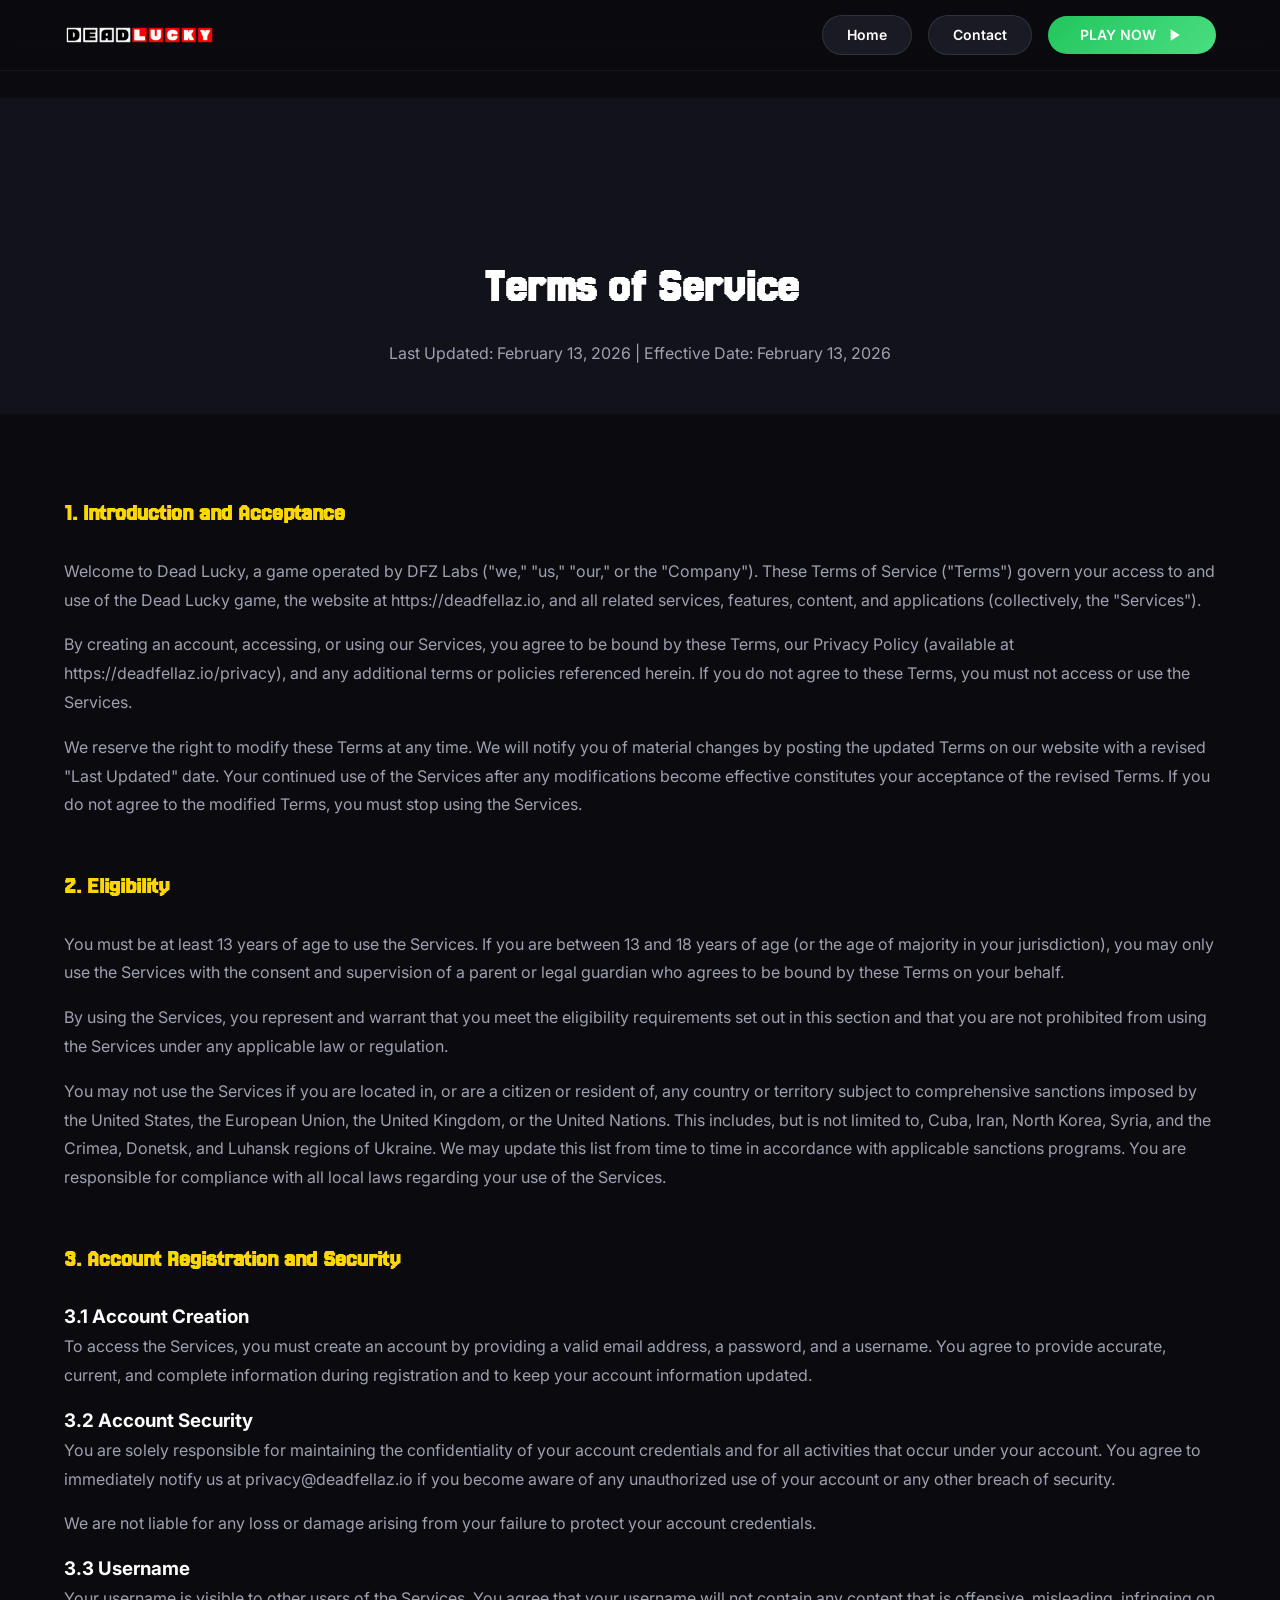
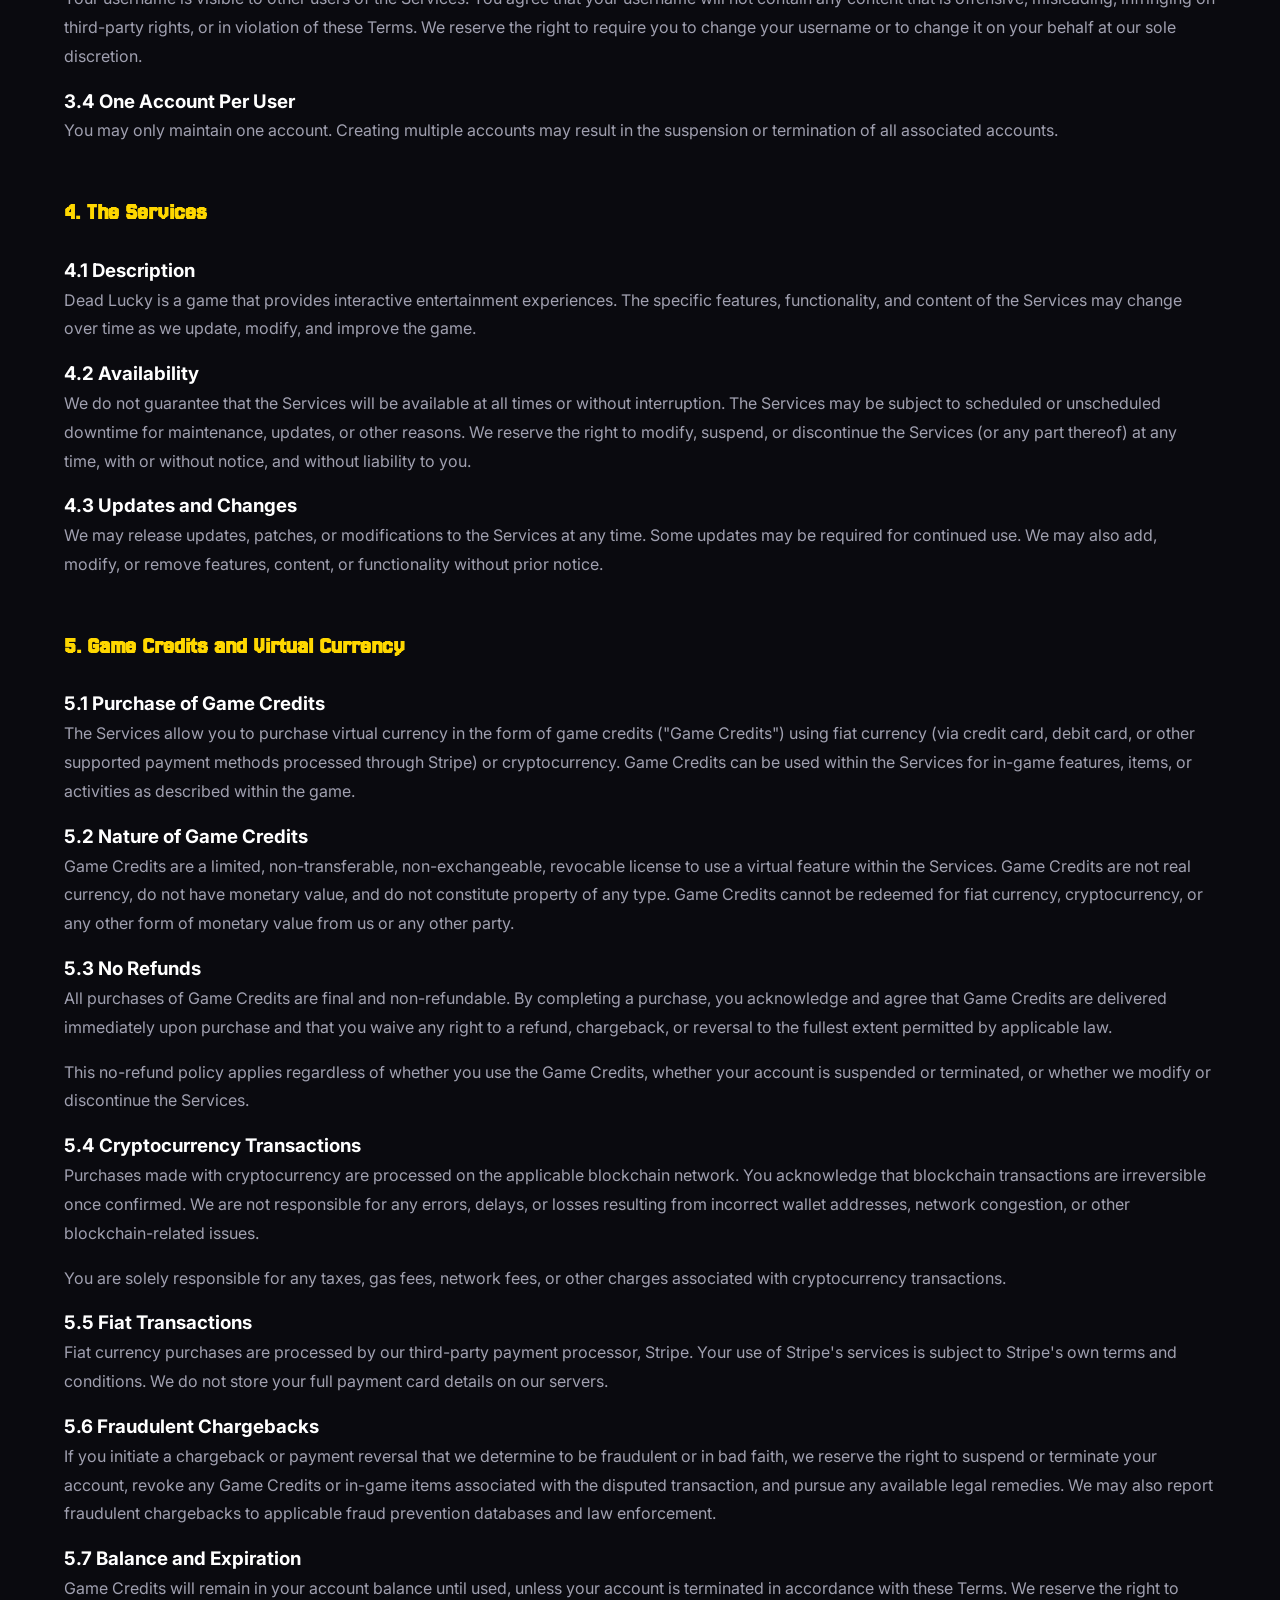
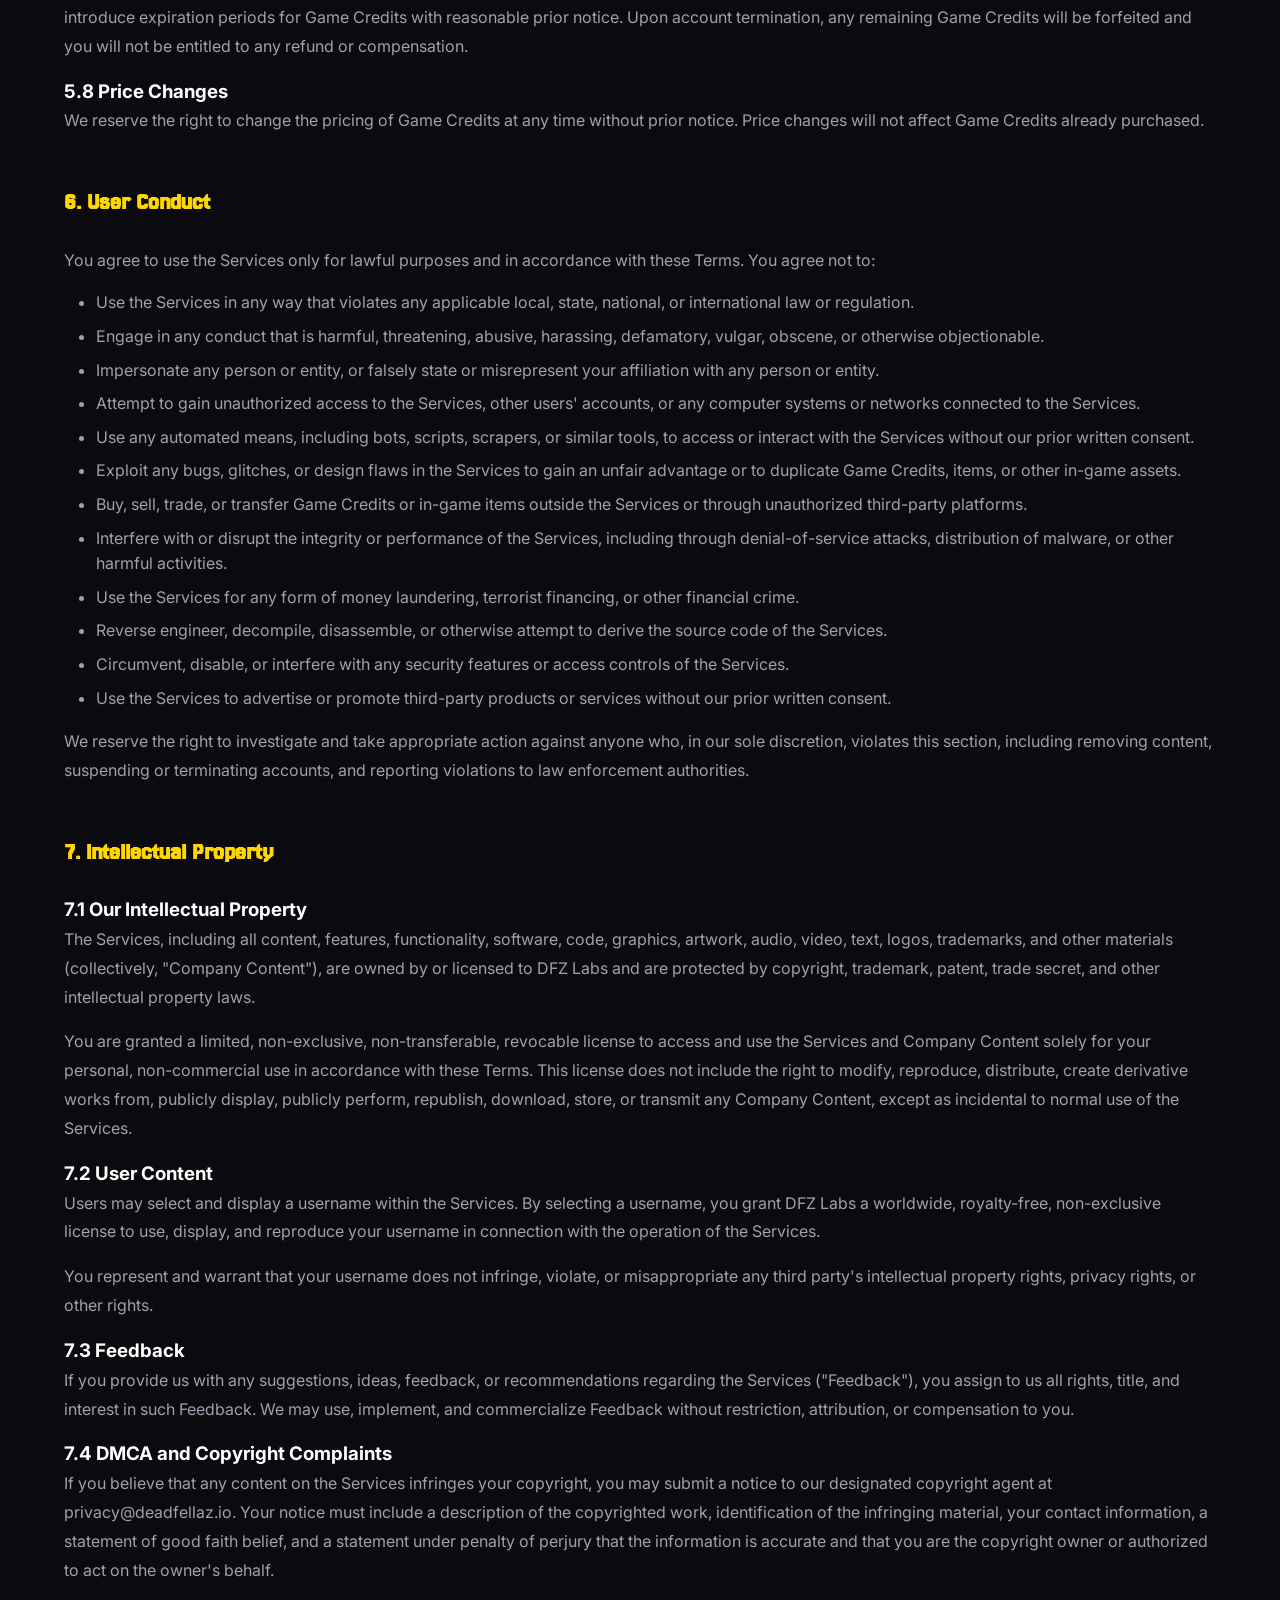
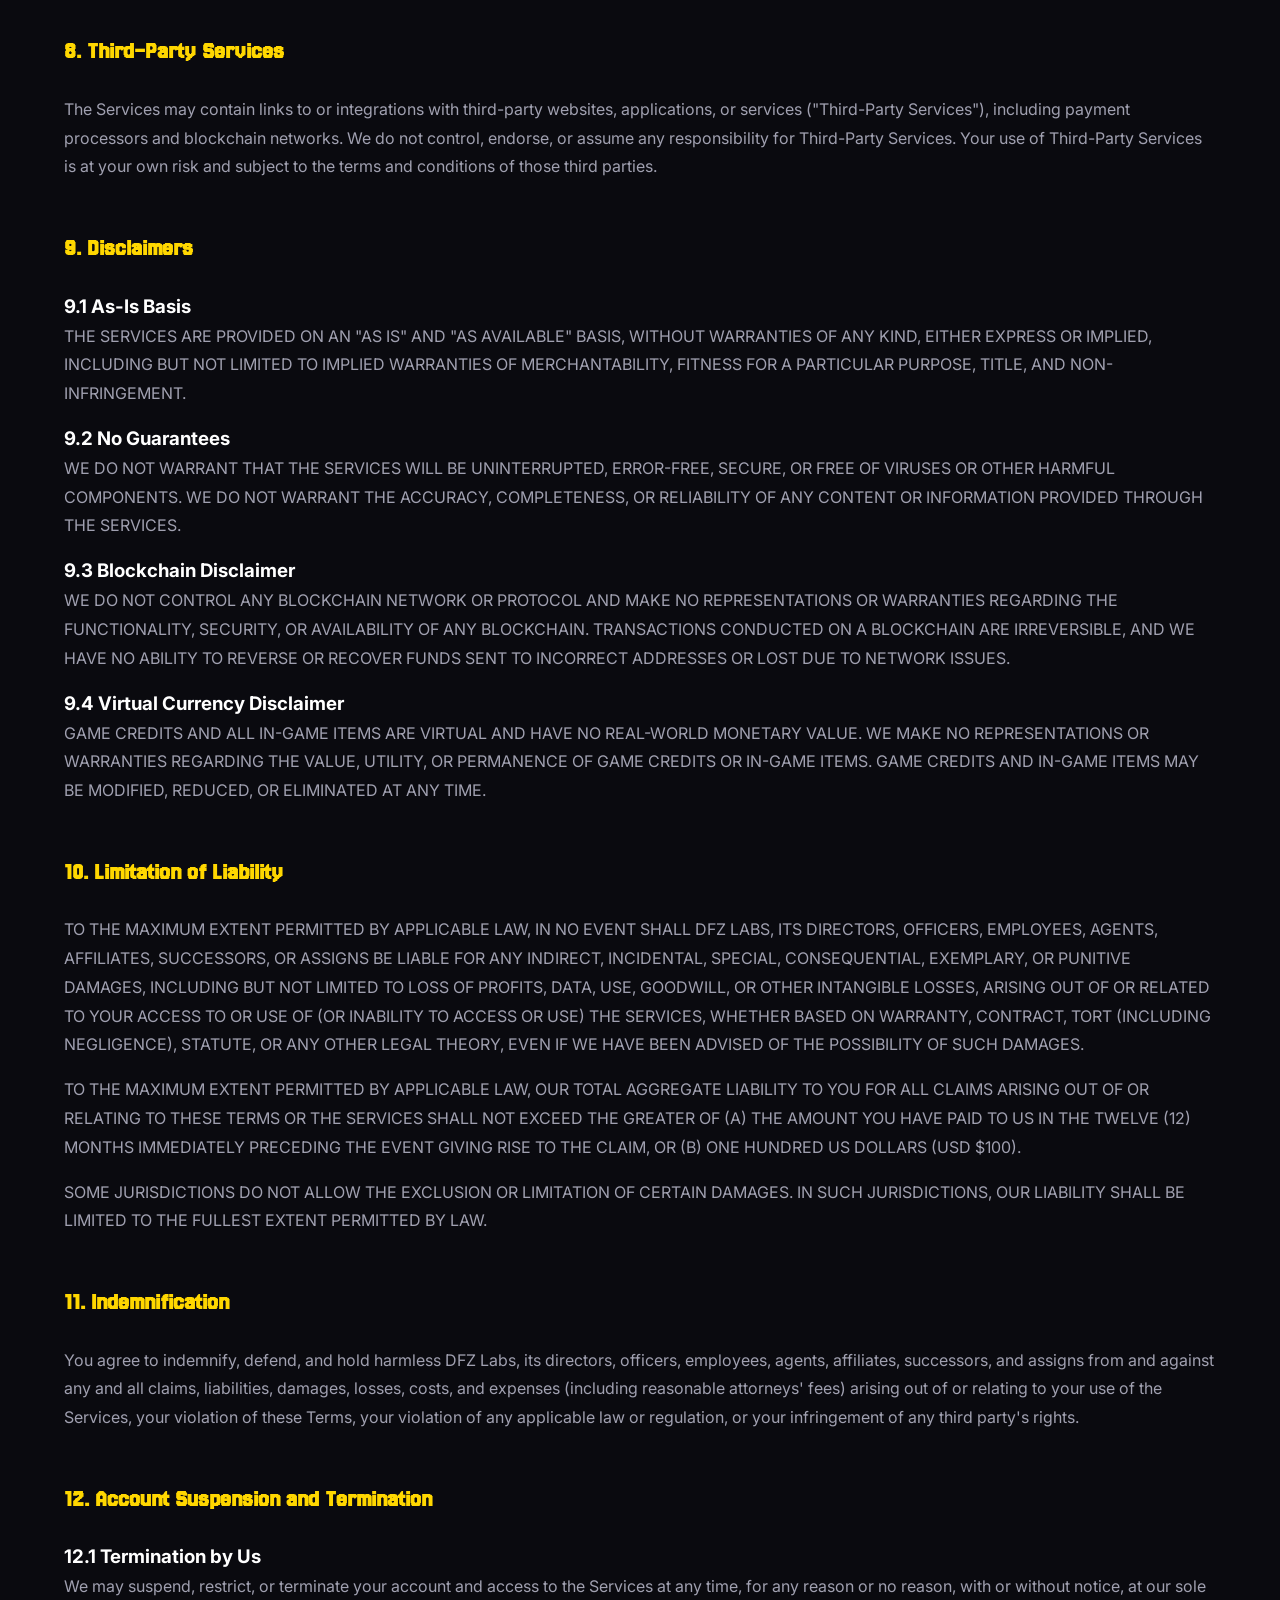
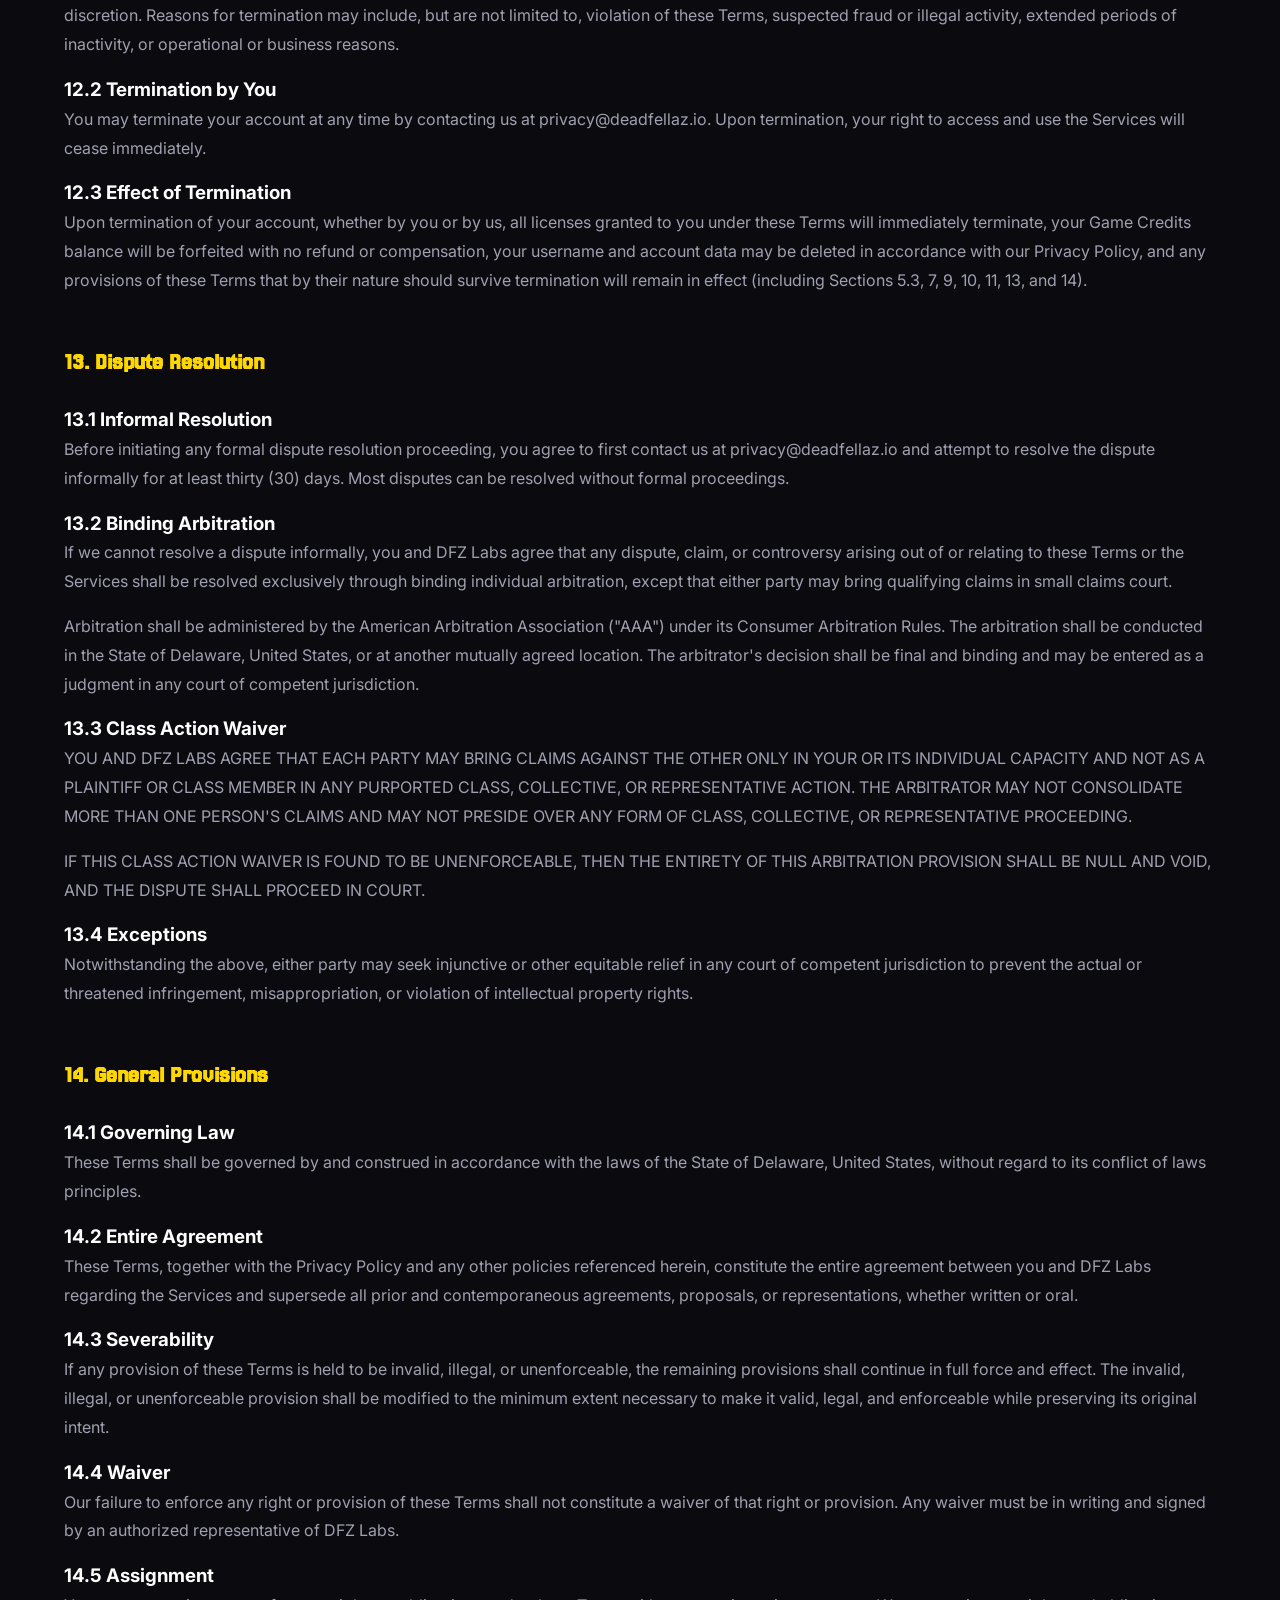
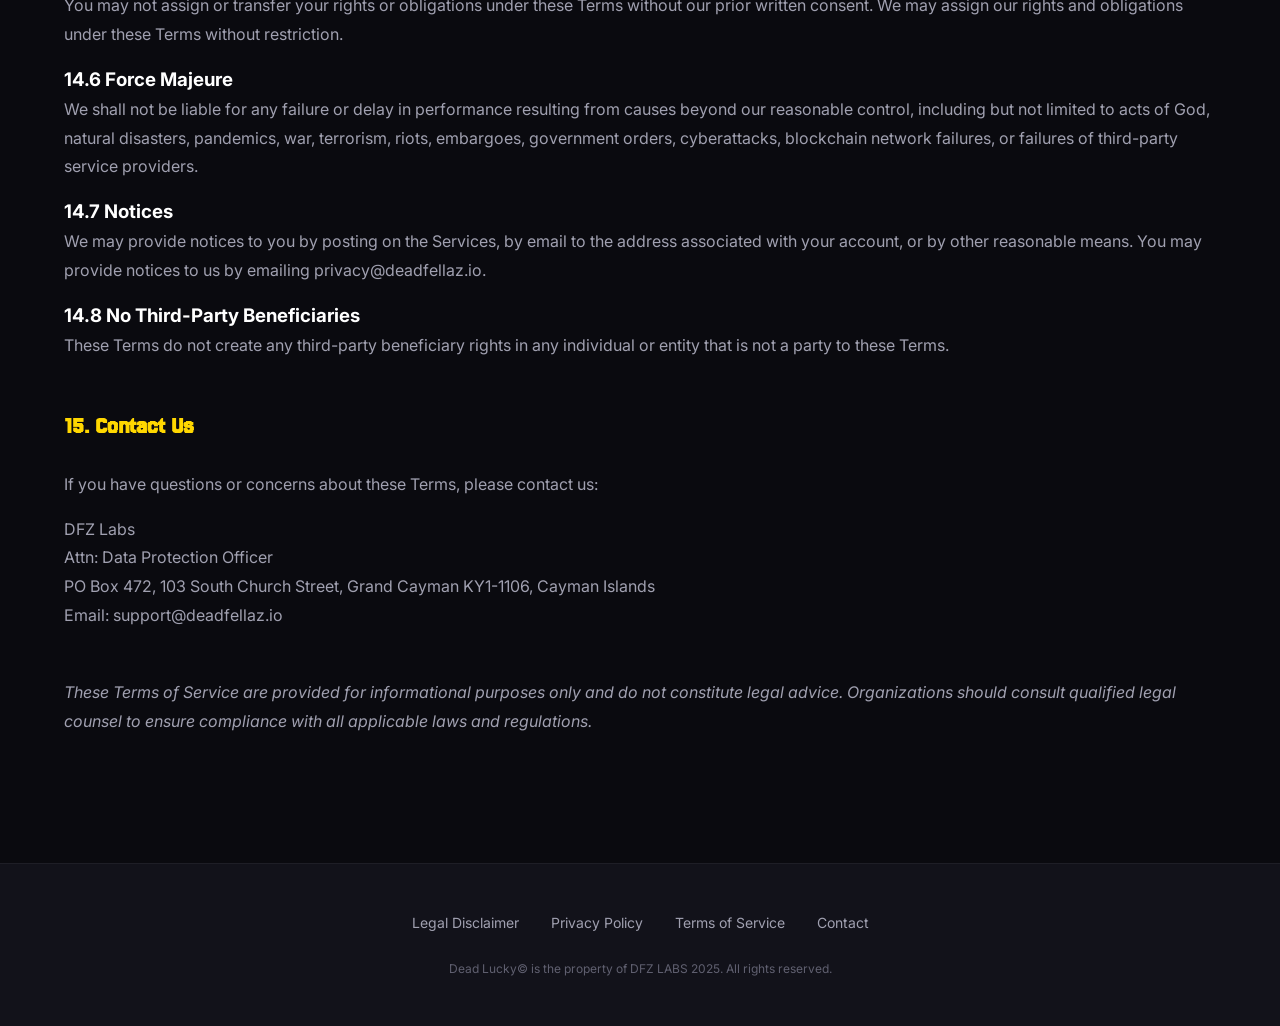
<file: terms.html>
<!DOCTYPE html>
<html lang="en">
<head>
    <link rel="icon" type="image/png" sizes="32x32" href="images/Favicon_32x32.png">
    <link rel="icon" type="image/png" sizes="16x16" href="images/Favicon_16x16.png">
    <meta charset="UTF-8">
    <meta name="viewport" content="width=device-width, initial-scale=1.0">
    <meta name="description" content="Dead Lucky - Terms of Service">
    <title>Terms of Service | Dead Lucky</title>
    <link rel="stylesheet" href="css/style.css">
    <link rel="preconnect" href="https://fonts.googleapis.com">
    <link rel="preconnect" href="https://fonts.gstatic.com" crossorigin>
    <link href="https://fonts.googleapis.com/css2?family=Inter:wght@300;400;500;600;700&family=Jersey+25&display=swap" rel="stylesheet">
</head>
<body>
    <!-- Header -->
    <header class="header">
        <div class="container header-content">
            <a href="https://deadluckygame.com" class="logo">
                <img src="images/DEAD_LUCKY_LOGO_LONG.png" alt="Dead Lucky" class="logo-image">
            </a>
            <nav class="nav-buttons">
                <a href="index.html" class="btn btn-social">Home</a>
                <a href="contact.html" class="btn btn-social">Contact</a>
                <a href="https://play.deadluckygame.com/" class="btn btn-primary btn-play" target="_blank">
                    <span>PLAY NOW</span>
                    <svg width="20" height="20" viewBox="0 0 24 24" fill="currentColor">
                        <path d="M8 5v14l11-7z"/>
                    </svg>
                </a>
            </nav>
            <button class="mobile-menu-toggle" aria-label="Toggle menu">
                <span></span>
                <span></span>
                <span></span>
            </button>
        </div>
    </header>

    <main>
        <!-- Page Header -->
        <section class="page-header">
            <div class="container">
                <h1 class="page-title">Terms of Service</h1>
                <p class="page-subtitle">Last Updated: February 13, 2026 | Effective Date: February 13, 2026</p>
            </div>
        </section>

        <!-- Page Content -->
        <section class="page-content">
            <div class="container">
                <div class="content-section">
                    <h2>1. Introduction and Acceptance</h2>
                    <p>Welcome to Dead Lucky, a game operated by DFZ Labs ("we," "us," "our," or the "Company"). These Terms of Service ("Terms") govern your access to and use of the Dead Lucky game, the website at https://deadfellaz.io, and all related services, features, content, and applications (collectively, the "Services").</p>
                    <p>By creating an account, accessing, or using our Services, you agree to be bound by these Terms, our Privacy Policy (available at https://deadfellaz.io/privacy), and any additional terms or policies referenced herein. If you do not agree to these Terms, you must not access or use the Services.</p>
                    <p>We reserve the right to modify these Terms at any time. We will notify you of material changes by posting the updated Terms on our website with a revised "Last Updated" date. Your continued use of the Services after any modifications become effective constitutes your acceptance of the revised Terms. If you do not agree to the modified Terms, you must stop using the Services.</p>
                </div>

                <div class="content-section">
                    <h2>2. Eligibility</h2>
                    <p>You must be at least 13 years of age to use the Services. If you are between 13 and 18 years of age (or the age of majority in your jurisdiction), you may only use the Services with the consent and supervision of a parent or legal guardian who agrees to be bound by these Terms on your behalf.</p>
                    <p>By using the Services, you represent and warrant that you meet the eligibility requirements set out in this section and that you are not prohibited from using the Services under any applicable law or regulation.</p>
                    <p>You may not use the Services if you are located in, or are a citizen or resident of, any country or territory subject to comprehensive sanctions imposed by the United States, the European Union, the United Kingdom, or the United Nations. This includes, but is not limited to, Cuba, Iran, North Korea, Syria, and the Crimea, Donetsk, and Luhansk regions of Ukraine. We may update this list from time to time in accordance with applicable sanctions programs. You are responsible for compliance with all local laws regarding your use of the Services.</p>
                </div>

                <div class="content-section">
                    <h2>3. Account Registration and Security</h2>
                    <h3>3.1 Account Creation</h3>
                    <p>To access the Services, you must create an account by providing a valid email address, a password, and a username. You agree to provide accurate, current, and complete information during registration and to keep your account information updated.</p>

                    <h3>3.2 Account Security</h3>
                    <p>You are solely responsible for maintaining the confidentiality of your account credentials and for all activities that occur under your account. You agree to immediately notify us at privacy@deadfellaz.io if you become aware of any unauthorized use of your account or any other breach of security.</p>
                    <p>We are not liable for any loss or damage arising from your failure to protect your account credentials.</p>

                    <h3>3.3 Username</h3>
                    <p>Your username is visible to other users of the Services. You agree that your username will not contain any content that is offensive, misleading, infringing on third-party rights, or in violation of these Terms. We reserve the right to require you to change your username or to change it on your behalf at our sole discretion.</p>

                    <h3>3.4 One Account Per User</h3>
                    <p>You may only maintain one account. Creating multiple accounts may result in the suspension or termination of all associated accounts.</p>
                </div>

                <div class="content-section">
                    <h2>4. The Services</h2>
                    <h3>4.1 Description</h3>
                    <p>Dead Lucky is a game that provides interactive entertainment experiences. The specific features, functionality, and content of the Services may change over time as we update, modify, and improve the game.</p>

                    <h3>4.2 Availability</h3>
                    <p>We do not guarantee that the Services will be available at all times or without interruption. The Services may be subject to scheduled or unscheduled downtime for maintenance, updates, or other reasons. We reserve the right to modify, suspend, or discontinue the Services (or any part thereof) at any time, with or without notice, and without liability to you.</p>

                    <h3>4.3 Updates and Changes</h3>
                    <p>We may release updates, patches, or modifications to the Services at any time. Some updates may be required for continued use. We may also add, modify, or remove features, content, or functionality without prior notice.</p>
                </div>

                <div class="content-section">
                    <h2>5. Game Credits and Virtual Currency</h2>
                    <h3>5.1 Purchase of Game Credits</h3>
                    <p>The Services allow you to purchase virtual currency in the form of game credits ("Game Credits") using fiat currency (via credit card, debit card, or other supported payment methods processed through Stripe) or cryptocurrency. Game Credits can be used within the Services for in-game features, items, or activities as described within the game.</p>

                    <h3>5.2 Nature of Game Credits</h3>
                    <p>Game Credits are a limited, non-transferable, non-exchangeable, revocable license to use a virtual feature within the Services. Game Credits are not real currency, do not have monetary value, and do not constitute property of any type. Game Credits cannot be redeemed for fiat currency, cryptocurrency, or any other form of monetary value from us or any other party.</p>

                    <h3>5.3 No Refunds</h3>
                    <p>All purchases of Game Credits are final and non-refundable. By completing a purchase, you acknowledge and agree that Game Credits are delivered immediately upon purchase and that you waive any right to a refund, chargeback, or reversal to the fullest extent permitted by applicable law.</p>
                    <p>This no-refund policy applies regardless of whether you use the Game Credits, whether your account is suspended or terminated, or whether we modify or discontinue the Services.</p>

                    <h3>5.4 Cryptocurrency Transactions</h3>
                    <p>Purchases made with cryptocurrency are processed on the applicable blockchain network. You acknowledge that blockchain transactions are irreversible once confirmed. We are not responsible for any errors, delays, or losses resulting from incorrect wallet addresses, network congestion, or other blockchain-related issues.</p>
                    <p>You are solely responsible for any taxes, gas fees, network fees, or other charges associated with cryptocurrency transactions.</p>

                    <h3>5.5 Fiat Transactions</h3>
                    <p>Fiat currency purchases are processed by our third-party payment processor, Stripe. Your use of Stripe's services is subject to Stripe's own terms and conditions. We do not store your full payment card details on our servers.</p>

                    <h3>5.6 Fraudulent Chargebacks</h3>
                    <p>If you initiate a chargeback or payment reversal that we determine to be fraudulent or in bad faith, we reserve the right to suspend or terminate your account, revoke any Game Credits or in-game items associated with the disputed transaction, and pursue any available legal remedies. We may also report fraudulent chargebacks to applicable fraud prevention databases and law enforcement.</p>

                    <h3>5.7 Balance and Expiration</h3>
                    <p>Game Credits will remain in your account balance until used, unless your account is terminated in accordance with these Terms. We reserve the right to introduce expiration periods for Game Credits with reasonable prior notice. Upon account termination, any remaining Game Credits will be forfeited and you will not be entitled to any refund or compensation.</p>

                    <h3>5.8 Price Changes</h3>
                    <p>We reserve the right to change the pricing of Game Credits at any time without prior notice. Price changes will not affect Game Credits already purchased.</p>
                </div>

                <div class="content-section">
                    <h2>6. User Conduct</h2>
                    <p>You agree to use the Services only for lawful purposes and in accordance with these Terms. You agree not to:</p>
                    <ul>
                        <li>Use the Services in any way that violates any applicable local, state, national, or international law or regulation.</li>
                        <li>Engage in any conduct that is harmful, threatening, abusive, harassing, defamatory, vulgar, obscene, or otherwise objectionable.</li>
                        <li>Impersonate any person or entity, or falsely state or misrepresent your affiliation with any person or entity.</li>
                        <li>Attempt to gain unauthorized access to the Services, other users' accounts, or any computer systems or networks connected to the Services.</li>
                        <li>Use any automated means, including bots, scripts, scrapers, or similar tools, to access or interact with the Services without our prior written consent.</li>
                        <li>Exploit any bugs, glitches, or design flaws in the Services to gain an unfair advantage or to duplicate Game Credits, items, or other in-game assets.</li>
                        <li>Buy, sell, trade, or transfer Game Credits or in-game items outside the Services or through unauthorized third-party platforms.</li>
                        <li>Interfere with or disrupt the integrity or performance of the Services, including through denial-of-service attacks, distribution of malware, or other harmful activities.</li>
                        <li>Use the Services for any form of money laundering, terrorist financing, or other financial crime.</li>
                        <li>Reverse engineer, decompile, disassemble, or otherwise attempt to derive the source code of the Services.</li>
                        <li>Circumvent, disable, or interfere with any security features or access controls of the Services.</li>
                        <li>Use the Services to advertise or promote third-party products or services without our prior written consent.</li>
                    </ul>
                    <p>We reserve the right to investigate and take appropriate action against anyone who, in our sole discretion, violates this section, including removing content, suspending or terminating accounts, and reporting violations to law enforcement authorities.</p>
                </div>

                <div class="content-section">
                    <h2>7. Intellectual Property</h2>
                    <h3>7.1 Our Intellectual Property</h3>
                    <p>The Services, including all content, features, functionality, software, code, graphics, artwork, audio, video, text, logos, trademarks, and other materials (collectively, "Company Content"), are owned by or licensed to DFZ Labs and are protected by copyright, trademark, patent, trade secret, and other intellectual property laws.</p>
                    <p>You are granted a limited, non-exclusive, non-transferable, revocable license to access and use the Services and Company Content solely for your personal, non-commercial use in accordance with these Terms. This license does not include the right to modify, reproduce, distribute, create derivative works from, publicly display, publicly perform, republish, download, store, or transmit any Company Content, except as incidental to normal use of the Services.</p>

                    <h3>7.2 User Content</h3>
                    <p>Users may select and display a username within the Services. By selecting a username, you grant DFZ Labs a worldwide, royalty-free, non-exclusive license to use, display, and reproduce your username in connection with the operation of the Services.</p>
                    <p>You represent and warrant that your username does not infringe, violate, or misappropriate any third party's intellectual property rights, privacy rights, or other rights.</p>

                    <h3>7.3 Feedback</h3>
                    <p>If you provide us with any suggestions, ideas, feedback, or recommendations regarding the Services ("Feedback"), you assign to us all rights, title, and interest in such Feedback. We may use, implement, and commercialize Feedback without restriction, attribution, or compensation to you.</p>

                    <h3>7.4 DMCA and Copyright Complaints</h3>
                    <p>If you believe that any content on the Services infringes your copyright, you may submit a notice to our designated copyright agent at privacy@deadfellaz.io. Your notice must include a description of the copyrighted work, identification of the infringing material, your contact information, a statement of good faith belief, and a statement under penalty of perjury that the information is accurate and that you are the copyright owner or authorized to act on the owner's behalf.</p>
                </div>

                <div class="content-section">
                    <h2>8. Third-Party Services</h2>
                    <p>The Services may contain links to or integrations with third-party websites, applications, or services ("Third-Party Services"), including payment processors and blockchain networks. We do not control, endorse, or assume any responsibility for Third-Party Services. Your use of Third-Party Services is at your own risk and subject to the terms and conditions of those third parties.</p>
                </div>

                <div class="content-section">
                    <h2>9. Disclaimers</h2>
                    <h3>9.1 As-Is Basis</h3>
                    <p>THE SERVICES ARE PROVIDED ON AN "AS IS" AND "AS AVAILABLE" BASIS, WITHOUT WARRANTIES OF ANY KIND, EITHER EXPRESS OR IMPLIED, INCLUDING BUT NOT LIMITED TO IMPLIED WARRANTIES OF MERCHANTABILITY, FITNESS FOR A PARTICULAR PURPOSE, TITLE, AND NON-INFRINGEMENT.</p>

                    <h3>9.2 No Guarantees</h3>
                    <p>WE DO NOT WARRANT THAT THE SERVICES WILL BE UNINTERRUPTED, ERROR-FREE, SECURE, OR FREE OF VIRUSES OR OTHER HARMFUL COMPONENTS. WE DO NOT WARRANT THE ACCURACY, COMPLETENESS, OR RELIABILITY OF ANY CONTENT OR INFORMATION PROVIDED THROUGH THE SERVICES.</p>

                    <h3>9.3 Blockchain Disclaimer</h3>
                    <p>WE DO NOT CONTROL ANY BLOCKCHAIN NETWORK OR PROTOCOL AND MAKE NO REPRESENTATIONS OR WARRANTIES REGARDING THE FUNCTIONALITY, SECURITY, OR AVAILABILITY OF ANY BLOCKCHAIN. TRANSACTIONS CONDUCTED ON A BLOCKCHAIN ARE IRREVERSIBLE, AND WE HAVE NO ABILITY TO REVERSE OR RECOVER FUNDS SENT TO INCORRECT ADDRESSES OR LOST DUE TO NETWORK ISSUES.</p>

                    <h3>9.4 Virtual Currency Disclaimer</h3>
                    <p>GAME CREDITS AND ALL IN-GAME ITEMS ARE VIRTUAL AND HAVE NO REAL-WORLD MONETARY VALUE. WE MAKE NO REPRESENTATIONS OR WARRANTIES REGARDING THE VALUE, UTILITY, OR PERMANENCE OF GAME CREDITS OR IN-GAME ITEMS. GAME CREDITS AND IN-GAME ITEMS MAY BE MODIFIED, REDUCED, OR ELIMINATED AT ANY TIME.</p>
                </div>

                <div class="content-section">
                    <h2>10. Limitation of Liability</h2>
                    <p>TO THE MAXIMUM EXTENT PERMITTED BY APPLICABLE LAW, IN NO EVENT SHALL DFZ LABS, ITS DIRECTORS, OFFICERS, EMPLOYEES, AGENTS, AFFILIATES, SUCCESSORS, OR ASSIGNS BE LIABLE FOR ANY INDIRECT, INCIDENTAL, SPECIAL, CONSEQUENTIAL, EXEMPLARY, OR PUNITIVE DAMAGES, INCLUDING BUT NOT LIMITED TO LOSS OF PROFITS, DATA, USE, GOODWILL, OR OTHER INTANGIBLE LOSSES, ARISING OUT OF OR RELATED TO YOUR ACCESS TO OR USE OF (OR INABILITY TO ACCESS OR USE) THE SERVICES, WHETHER BASED ON WARRANTY, CONTRACT, TORT (INCLUDING NEGLIGENCE), STATUTE, OR ANY OTHER LEGAL THEORY, EVEN IF WE HAVE BEEN ADVISED OF THE POSSIBILITY OF SUCH DAMAGES.</p>
                    <p>TO THE MAXIMUM EXTENT PERMITTED BY APPLICABLE LAW, OUR TOTAL AGGREGATE LIABILITY TO YOU FOR ALL CLAIMS ARISING OUT OF OR RELATING TO THESE TERMS OR THE SERVICES SHALL NOT EXCEED THE GREATER OF (A) THE AMOUNT YOU HAVE PAID TO US IN THE TWELVE (12) MONTHS IMMEDIATELY PRECEDING THE EVENT GIVING RISE TO THE CLAIM, OR (B) ONE HUNDRED US DOLLARS (USD $100).</p>
                    <p>SOME JURISDICTIONS DO NOT ALLOW THE EXCLUSION OR LIMITATION OF CERTAIN DAMAGES. IN SUCH JURISDICTIONS, OUR LIABILITY SHALL BE LIMITED TO THE FULLEST EXTENT PERMITTED BY LAW.</p>
                </div>

                <div class="content-section">
                    <h2>11. Indemnification</h2>
                    <p>You agree to indemnify, defend, and hold harmless DFZ Labs, its directors, officers, employees, agents, affiliates, successors, and assigns from and against any and all claims, liabilities, damages, losses, costs, and expenses (including reasonable attorneys' fees) arising out of or relating to your use of the Services, your violation of these Terms, your violation of any applicable law or regulation, or your infringement of any third party's rights.</p>
                </div>

                <div class="content-section">
                    <h2>12. Account Suspension and Termination</h2>
                    <h3>12.1 Termination by Us</h3>
                    <p>We may suspend, restrict, or terminate your account and access to the Services at any time, for any reason or no reason, with or without notice, at our sole discretion. Reasons for termination may include, but are not limited to, violation of these Terms, suspected fraud or illegal activity, extended periods of inactivity, or operational or business reasons.</p>

                    <h3>12.2 Termination by You</h3>
                    <p>You may terminate your account at any time by contacting us at privacy@deadfellaz.io. Upon termination, your right to access and use the Services will cease immediately.</p>

                    <h3>12.3 Effect of Termination</h3>
                    <p>Upon termination of your account, whether by you or by us, all licenses granted to you under these Terms will immediately terminate, your Game Credits balance will be forfeited with no refund or compensation, your username and account data may be deleted in accordance with our Privacy Policy, and any provisions of these Terms that by their nature should survive termination will remain in effect (including Sections 5.3, 7, 9, 10, 11, 13, and 14).</p>
                </div>

                <div class="content-section">
                    <h2>13. Dispute Resolution</h2>
                    <h3>13.1 Informal Resolution</h3>
                    <p>Before initiating any formal dispute resolution proceeding, you agree to first contact us at privacy@deadfellaz.io and attempt to resolve the dispute informally for at least thirty (30) days. Most disputes can be resolved without formal proceedings.</p>

                    <h3>13.2 Binding Arbitration</h3>
                    <p>If we cannot resolve a dispute informally, you and DFZ Labs agree that any dispute, claim, or controversy arising out of or relating to these Terms or the Services shall be resolved exclusively through binding individual arbitration, except that either party may bring qualifying claims in small claims court.</p>
                    <p>Arbitration shall be administered by the American Arbitration Association ("AAA") under its Consumer Arbitration Rules. The arbitration shall be conducted in the State of Delaware, United States, or at another mutually agreed location. The arbitrator's decision shall be final and binding and may be entered as a judgment in any court of competent jurisdiction.</p>

                    <h3>13.3 Class Action Waiver</h3>
                    <p>YOU AND DFZ LABS AGREE THAT EACH PARTY MAY BRING CLAIMS AGAINST THE OTHER ONLY IN YOUR OR ITS INDIVIDUAL CAPACITY AND NOT AS A PLAINTIFF OR CLASS MEMBER IN ANY PURPORTED CLASS, COLLECTIVE, OR REPRESENTATIVE ACTION. THE ARBITRATOR MAY NOT CONSOLIDATE MORE THAN ONE PERSON'S CLAIMS AND MAY NOT PRESIDE OVER ANY FORM OF CLASS, COLLECTIVE, OR REPRESENTATIVE PROCEEDING.</p>
                    <p>IF THIS CLASS ACTION WAIVER IS FOUND TO BE UNENFORCEABLE, THEN THE ENTIRETY OF THIS ARBITRATION PROVISION SHALL BE NULL AND VOID, AND THE DISPUTE SHALL PROCEED IN COURT.</p>

                    <h3>13.4 Exceptions</h3>
                    <p>Notwithstanding the above, either party may seek injunctive or other equitable relief in any court of competent jurisdiction to prevent the actual or threatened infringement, misappropriation, or violation of intellectual property rights.</p>
                </div>

                <div class="content-section">
                    <h2>14. General Provisions</h2>
                    <h3>14.1 Governing Law</h3>
                    <p>These Terms shall be governed by and construed in accordance with the laws of the State of Delaware, United States, without regard to its conflict of laws principles.</p>

                    <h3>14.2 Entire Agreement</h3>
                    <p>These Terms, together with the Privacy Policy and any other policies referenced herein, constitute the entire agreement between you and DFZ Labs regarding the Services and supersede all prior and contemporaneous agreements, proposals, or representations, whether written or oral.</p>

                    <h3>14.3 Severability</h3>
                    <p>If any provision of these Terms is held to be invalid, illegal, or unenforceable, the remaining provisions shall continue in full force and effect. The invalid, illegal, or unenforceable provision shall be modified to the minimum extent necessary to make it valid, legal, and enforceable while preserving its original intent.</p>

                    <h3>14.4 Waiver</h3>
                    <p>Our failure to enforce any right or provision of these Terms shall not constitute a waiver of that right or provision. Any waiver must be in writing and signed by an authorized representative of DFZ Labs.</p>

                    <h3>14.5 Assignment</h3>
                    <p>You may not assign or transfer your rights or obligations under these Terms without our prior written consent. We may assign our rights and obligations under these Terms without restriction.</p>

                    <h3>14.6 Force Majeure</h3>
                    <p>We shall not be liable for any failure or delay in performance resulting from causes beyond our reasonable control, including but not limited to acts of God, natural disasters, pandemics, war, terrorism, riots, embargoes, government orders, cyberattacks, blockchain network failures, or failures of third-party service providers.</p>

                    <h3>14.7 Notices</h3>
                    <p>We may provide notices to you by posting on the Services, by email to the address associated with your account, or by other reasonable means. You may provide notices to us by emailing privacy@deadfellaz.io.</p>

                    <h3>14.8 No Third-Party Beneficiaries</h3>
                    <p>These Terms do not create any third-party beneficiary rights in any individual or entity that is not a party to these Terms.</p>
                </div>

                <div class="content-section">
                    <h2>15. Contact Us</h2>
                    <p>If you have questions or concerns about these Terms, please contact us:</p>
                    <p>
                        DFZ Labs<br>
                        Attn: Data Protection Officer<br>
                        PO Box 472, 103 South Church Street, Grand Cayman KY1-1106, Cayman Islands<br>
                        Email: support@deadfellaz.io
                    </p>
                </div>

                <div class="content-section">
                    <p><em>These Terms of Service are provided for informational purposes only and do not constitute legal advice. Organizations should consult qualified legal counsel to ensure compliance with all applicable laws and regulations.</em></p>
                </div>
            </div>
        </section>
    </main>

    <!-- Footer -->
    <footer class="footer">
        <div class="container footer-content">
            <nav class="footer-nav">
                <a href="legal.html">Legal Disclaimer</a>
                <a href="privacy.html">Privacy Policy</a>
                <a href="terms.html">Terms of Service</a>
                <a href="contact.html">Contact</a>
            </nav>
            <p class="footer-copyright">Dead Lucky&copy; is the property of DFZ LABS 2025. All rights reserved.</p>
        </div>
    </footer>

    <script src="js/main.js"></script>
</body>
</html>
</file>
<file: css/style.css>
/* ========================================
   Dead Lucky - Main Stylesheet
   ======================================== */

/* CSS Variables */
:root {
    /* Colors */
    --color-bg-primary: #0a0a0f;
    --color-bg-secondary: #12121a;
    --color-bg-tertiary: #1a1a25;
    --color-bg-card: #1e1e2a;

    --color-text-primary: #ffffff;
    --color-text-secondary: #a0a0b0;
    --color-text-muted: #606070;

    --color-accent-primary: #ff4757;
    --color-accent-secondary: #ffd700;
    --color-accent-tertiary: #7c5ce0;

    --color-tiktok: #ff0050;
    --color-twitter: #1da1f2;
    --color-discord: #5865f2;
    --color-pump: #14f195;

    --color-rarity-common: #8b8b8b;
    --color-rarity-rare: #4da6ff;
    --color-rarity-epic: #a855f7;
    --color-rarity-legendary: #ffd700;

    /* Typography */
    --font-display: 'Jersey 25', sans-serif;
    --font-body: 'Inter', -apple-system, BlinkMacSystemFont, sans-serif;

    /* Spacing */
    --spacing-xs: 0.5rem;
    --spacing-sm: 1rem;
    --spacing-md: 1.5rem;
    --spacing-lg: 2rem;
    --spacing-xl: 3rem;
    --spacing-2xl: 5rem;

    /* Border Radius */
    --radius-sm: 4px;
    --radius-md: 8px;
    --radius-lg: 16px;
    --radius-full: 9999px;

    /* Transitions */
    --transition-fast: 150ms ease;
    --transition-normal: 300ms ease;
    --transition-slow: 500ms ease;

    /* Shadows */
    --shadow-sm: 0 2px 4px rgba(0, 0, 0, 0.3);
    --shadow-md: 0 4px 12px rgba(0, 0, 0, 0.4);
    --shadow-lg: 0 8px 24px rgba(0, 0, 0, 0.5);
    --shadow-glow: 0 0 30px rgba(255, 71, 87, 0.3);
}

/* Reset & Base */
*, *::before, *::after {
    box-sizing: border-box;
    margin: 0;
    padding: 0;
}

html {
    scroll-behavior: smooth;
}

body {
    font-family: var(--font-body);
    background-color: var(--color-bg-primary);
    color: var(--color-text-primary);
    line-height: 1.6;
    overflow-x: hidden;
}

a {
    text-decoration: none;
    color: inherit;
}

img {
    max-width: 100%;
    height: auto;
}

/* Container */
.container {
    width: 100%;
    max-width: 1200px;
    margin: 0 auto;
    padding: 0 var(--spacing-md);
}

/* ========================================
   Header
   ======================================== */
.header {
    position: fixed;
    top: 0;
    left: 0;
    right: 0;
    z-index: 1000;
    background: linear-gradient(to bottom, rgba(10, 10, 15, 0.95), rgba(10, 10, 15, 0.8));
    backdrop-filter: blur(10px);
    border-bottom: 1px solid rgba(255, 255, 255, 0.05);
}

.header-content {
    display: flex;
    justify-content: space-between;
    align-items: center;
    height: 70px;
}

.logo {
    display: flex;
    align-items: center;
}

.logo-text {
    font-family: var(--font-display);
    font-size: 1.5rem;
    font-weight: 900;
    letter-spacing: 0.1em;
    background: linear-gradient(135deg, var(--color-accent-primary), var(--color-accent-secondary));
    -webkit-background-clip: text;
    -webkit-text-fill-color: transparent;
    background-clip: text;
}

.logo-image {
    height: 20px;
    width: auto;
}

.nav-buttons {
    display: flex;
    gap: var(--spacing-sm);
    align-items: center;
}

/* Buttons */
.btn {
    display: inline-flex;
    align-items: center;
    gap: var(--spacing-xs);
    padding: var(--spacing-xs) var(--spacing-md);
    border-radius: var(--radius-full);
    font-weight: 600;
    font-size: 0.875rem;
    transition: all var(--transition-normal);
    cursor: pointer;
    border: none;
    white-space: nowrap;
}

.btn-social {
    background: var(--color-bg-tertiary);
    color: var(--color-text-primary);
    border: 1px solid rgba(255, 255, 255, 0.1);
}

.btn-social:hover {
    transform: translateY(-2px);
    box-shadow: var(--shadow-md);
}

.btn-tiktok:hover {
    background: var(--color-tiktok);
    border-color: var(--color-tiktok);
}

.btn-twitter:hover {
    background: var(--color-twitter);
    border-color: var(--color-twitter);
}

.btn-discord:hover {
    background: var(--color-discord);
    border-color: var(--color-discord);
}

.btn-pump:hover {
    background: var(--color-pump);
    border-color: var(--color-pump);
}

.btn-primary {
    background: linear-gradient(135deg, #22c55e, #4ade80);
    color: var(--color-text-primary);
}

.btn-primary:hover {
    transform: translateY(-2px);
}

.btn-play {
    padding: var(--spacing-xs) var(--spacing-lg);
}

/* Mobile Menu Toggle */
.mobile-menu-toggle {
    display: none;
    flex-direction: column;
    gap: 5px;
    background: none;
    border: none;
    cursor: pointer;
    padding: var(--spacing-xs);
}

.mobile-menu-toggle span {
    display: block;
    width: 24px;
    height: 2px;
    background: var(--color-text-primary);
    transition: var(--transition-fast);
}

/* ========================================
   Main Content
   ======================================== */
main {
    padding-top: 98px; /* header (70px) + ticker (~28px) */
}

/* ========================================
   Hero Section
   ======================================== */
.hero {
    position: relative;
    min-height: 75vh;
    display: flex;
    align-items: flex-end;
    justify-content: center;
    overflow: hidden;
}

.hero-bg {
    position: absolute;
    inset: 0;
    background:
        radial-gradient(ellipse at 50% 0%, rgba(255, 71, 87, 0.15) 0%, transparent 50%),
        radial-gradient(ellipse at 80% 50%, rgba(124, 92, 224, 0.1) 0%, transparent 40%),
        radial-gradient(ellipse at 20% 80%, rgba(255, 215, 0, 0.1) 0%, transparent 40%);
    animation: heroGlow 10s ease-in-out infinite alternate;
}

@keyframes heroGlow {
    0% { opacity: 0.8; }
    100% { opacity: 1; }
}

.hero-video {
    position: absolute;
    top: 0;
    left: 0;
    width: 100%;
    height: 100%;
    object-fit: cover;
    object-position: center bottom;
    z-index: -1;
}

.hero-ticker {
    position: fixed;
    top: 70px;
    left: 0;
    right: 0;
    width: 100%;
    overflow: hidden;
    background: #ff4757;
    padding: 10px 0 6px 0;
    z-index: 999;
    white-space: nowrap;
}

.hero-ticker span {
    display: inline-block;
    padding-right: 50px;
    font-size: 12px;
    color: #000;
    font-weight: bold;
    letter-spacing: 0.1em;
    white-space: nowrap;
    animation: tickerScroll 90s linear infinite;
}

@keyframes tickerScroll {
    0% { transform: translateX(0); }
    100% { transform: translateX(-100%); }
}

.hero-content {
    position: relative;
    text-align: center;
    padding: 0;
}

.hero-title {
    font-family: var(--font-display);
    font-size: clamp(3rem, 12vw, 8rem);
    font-weight: 900;
    line-height: 1;
    margin: 0;
}

.title-dead {
    display: block;
    color: var(--color-text-primary);
    text-shadow: 0 0 60px rgba(255, 255, 255, 0.3);
}

.title-lucky {
    display: block;
    background: linear-gradient(135deg, var(--color-accent-secondary), var(--color-accent-primary));
    -webkit-background-clip: text;
    -webkit-text-fill-color: transparent;
    background-clip: text;
    text-shadow: none;
    filter: drop-shadow(0 0 30px rgba(255, 215, 0, 0.4));
}

.hero-logo-gif {
    max-width: 100%;
    height: auto;
    max-height: 300px;
}

.hero-tagline {
    font-size: clamp(1rem, 3vw, 1.5rem);
    color: var(--color-text-secondary);
    margin-bottom: var(--spacing-xl);
    letter-spacing: 0.2em;
    text-transform: uppercase;
}

.hero-buttons {
    display: flex;
    flex-wrap: wrap;
    justify-content: center;
    gap: var(--spacing-sm);
}

.btn-play-hero {
    padding: var(--spacing-md) var(--spacing-xl);
    font-size: 1.1rem;
}

.scroll-indicator {
    position: absolute;
    bottom: var(--spacing-lg);
    left: 50%;
    transform: translateX(-50%);
    display: flex;
    flex-direction: column;
    align-items: center;
    gap: var(--spacing-xs);
    color: var(--color-text-muted);
    font-size: 0.875rem;
    animation: bounce 2s ease-in-out infinite;
}

@keyframes bounce {
    0%, 100% { transform: translateX(-50%) translateY(0); }
    50% { transform: translateX(-50%) translateY(10px); }
}

/* ========================================
   Quote Section
   ======================================== */
.quote-section {
    padding: var(--spacing-xl) 0;
    text-align: center;
    background-color: var(--color-bg-secondary);
}

.quote-text {
    font-family: var(--font-display);
    font-size: clamp(1.25rem, 3vw, 2rem);
    color: var(--color-text-secondary);
    letter-spacing: 0.1em;
    line-height: 1.6;
}

/* ========================================
   Banner Sections
   ======================================== */
.banner {
    padding: var(--spacing-2xl) 0;
    position: relative;
    overflow: hidden;
    background-image: url('../images/LARGE_BG.png');
    background-size: cover;
    background-position: center;
    background-repeat: no-repeat;
}

.banner:nth-child(even) {
    background-color: var(--color-bg-secondary);
}

.banner-content {
    display: grid;
    grid-template-columns: 1fr 1fr;
    gap: var(--spacing-2xl);
    align-items: center;
}

.banner-content.reverse {
    direction: rtl;
}

.banner-content.reverse > * {
    direction: ltr;
}

.banner-text {
    position: relative;
}

.banner-number {
    display: block;
    font-family: var(--font-display);
    font-size: 4rem;
    font-weight: 900;
    color: var(--color-accent-primary);
    line-height: 1;
    margin-bottom: var(--spacing-sm);
}

.banner-title {
    font-family: var(--font-display);
    font-size: clamp(1.75rem, 4vw, 2.5rem);
    font-weight: 700;
    margin-bottom: var(--spacing-md);
    line-height: 1.2;
}

.banner-description {
    font-size: 1.1rem;
    color: var(--color-text-secondary);
    line-height: 1.8;
}

.banner-visual {
    display: flex;
    justify-content: center;
    align-items: center;
}

/* Banner 1: Strategy - Board & Deck */
.visual-board {
    display: flex;
    gap: var(--spacing-lg);
    align-items: center;
}

.example-display {
    position: relative;
    width: 500px;
    height: 400px;
    border-radius: var(--radius-lg);
    overflow: hidden;
}

.example-image {
    position: absolute;
    top: 0;
    left: 0;
    width: 100%;
    height: 100%;
    object-fit: contain;
    opacity: 0;
    transition: opacity var(--transition-normal);
}

.example-image.active {
    opacity: 1;
}

.multiplier-selector {
    display: flex;
    flex-direction: column;
    gap: var(--spacing-sm);
}

.multiplier-card {
    width: 80px;
    height: 80px;
    background: var(--color-bg-card);
    border-radius: var(--radius-md);
    border: 2px solid rgba(255, 255, 255, 0.1);
    box-shadow: var(--shadow-md);
    cursor: pointer;
    transition: all var(--transition-normal);
    overflow: hidden;
    display: flex;
    align-items: center;
    justify-content: center;
}

.multiplier-card img {
    width: 100%;
    height: 100%;
    object-fit: contain;
}

.multiplier-card:hover {
    transform: translateX(-5px);
    border-color: var(--color-accent-primary);
    box-shadow: 0 0 15px rgba(255, 71, 87, 0.3);
}

.multiplier-card.active {
    border-color: var(--color-accent-secondary);
    box-shadow: 0 0 20px rgba(255, 215, 0, 0.4);
}

/* Banner 2: Dice */
.visual-dice {
    display: flex;
    gap: var(--spacing-lg);
    align-items: center;
    justify-content: center;
}

.dice {
    position: relative;
    display: flex;
    flex-direction: column;
    align-items: center;
    gap: var(--spacing-sm);
    animation: diceFloat 3s ease-in-out infinite;
}

.dice-option {
    display: flex;
    flex-direction: column;
    align-items: center;
    gap: var(--spacing-sm);
    position: absolute;
    opacity: 0;
    transition: opacity var(--transition-normal);
}

.dice-option.active {
    position: relative;
    opacity: 1;
}

.dice:nth-child(2) { animation-delay: -1s; }
.dice:nth-child(3) { animation-delay: -2s; }

@keyframes diceFloat {
    0%, 100% { transform: translateY(0); }
    50% { transform: translateY(-15px); }
}

.dice-image {
    width: 120px;
    height: auto;
    filter: drop-shadow(0 10px 20px rgba(0, 0, 0, 0.4));
    transition: transform var(--transition-normal), filter var(--transition-normal);
}

.dice:hover .dice-image {
    transform: scale(1.1);
    filter: drop-shadow(0 15px 30px rgba(255, 71, 87, 0.3));
}

.dice-label {
    font-family: var(--font-display);
    font-size: 1.25rem;
    font-weight: 700;
    color: var(--color-text-primary);
    letter-spacing: 0.1em;
    text-transform: uppercase;
}

/* Banner 3: Ranking */
.visual-ranking {
    display: flex;
    flex-direction: column;
    align-items: center;
}

.podium {
    display: flex;
    align-items: flex-end;
    gap: var(--spacing-sm);
}

.podium-place {
    display: flex;
    flex-direction: column;
    align-items: center;
    gap: var(--spacing-xs);
}

.crown {
    font-size: 2rem;
    color: var(--color-accent-secondary);
    animation: crownBounce 2s ease-in-out infinite;
}

@keyframes crownBounce {
    0%, 100% { transform: translateY(0); }
    50% { transform: translateY(-5px); }
}

.player-avatar {
    width: 50px;
    height: 50px;
    background: var(--color-bg-card);
    border-radius: 50%;
    display: flex;
    align-items: center;
    justify-content: center;
    font-weight: 700;
    border: 2px solid rgba(255, 255, 255, 0.2);
}

.podium-block {
    width: 80px;
    display: flex;
    align-items: center;
    justify-content: center;
    border-radius: var(--radius-sm) var(--radius-sm) 0 0;
}

.place-1 .podium-block {
    height: 120px;
    background: linear-gradient(to top, #b8860b, var(--color-accent-secondary));
}

.place-2 .podium-block {
    height: 90px;
    background: linear-gradient(to top, #5a5a6e, #a0a0b0);
}

.place-3 .podium-block {
    height: 60px;
    background: linear-gradient(to top, #8b4513, #cd7f32);
}

.prize {
    font-family: var(--font-display);
    font-weight: 700;
    color: var(--color-bg-primary);
}

/* Banner 4: Gacha */
.visual-gacha {
    display: flex;
    flex-direction: column;
    align-items: center;
    justify-content: center;
}

.summon-portal {
    position: center;
    width: 280px;
    height: 280px;
    display: flex;
    align-items: center;
    justify-content: center;
}

.summon-layer {
    position: absolute;
    width: 100%;
    height: 100%;
    object-fit: contain;
}

.summon-outside {
    animation: summonRotate 20s linear infinite;
    filter: drop-shadow(0 0 20px rgba(124, 92, 224, 0.4));
}

.summon-inside {
    animation: summonRotate 12s linear infinite;
    filter: drop-shadow(0 0 15px rgba(255, 215, 0, 0.3));
}

@keyframes summonRotate {
    from { transform: rotate(0deg); }
    to { transform: rotate(360deg); }
}

.summon-portal:hover .summon-outside {
    filter: drop-shadow(0 0 30px rgba(124, 92, 224, 0.6));
}

.summon-portal:hover .summon-inside {
    filter: drop-shadow(0 0 25px rgba(255, 215, 0, 0.5));
}

/* Banner 5: Daily */
.visual-daily {
    display: flex;
    flex-direction: column;
    align-items: center;
    gap: var(--spacing-lg);
}

.daily-display {
    position: relative;
    width: 500px;
    height: 400px;
    border-radius: var(--radius-lg);
    overflow: hidden;
}

.daily-image {
    position: absolute;
    top: 0;
    left: 0;
    width: 100%;
    height: 100%;
    object-fit: contain;
    opacity: 0;
    transition: opacity 0.5s ease;
}

.daily-image.active {
    opacity: 1;
}

.clock-container {
    display: flex;
    flex-direction: column;
    align-items: center;
    gap: var(--spacing-md);
}

.clock {
    width: 120px;
    height: 120px;
    background: var(--color-bg-card);
    border-radius: 50%;
    border: 4px solid var(--color-accent-secondary);
    position: relative;
    box-shadow: var(--shadow-lg), 0 0 30px rgba(255, 215, 0, 0.2);
}

.clock-face {
    width: 100%;
    height: 100%;
    position: relative;
}

.clock-hand {
    position: absolute;
    bottom: 50%;
    left: 50%;
    transform-origin: bottom center;
    background: var(--color-text-primary);
    border-radius: 2px;
}

.clock-hand.hour {
    width: 4px;
    height: 30px;
    transform: translateX(-50%) rotate(45deg);
}

.clock-hand.minute {
    width: 2px;
    height: 40px;
    transform: translateX(-50%) rotate(180deg);
    animation: minuteHand 60s linear infinite;
}

@keyframes minuteHand {
    from { transform: translateX(-50%) rotate(0deg); }
    to { transform: translateX(-50%) rotate(360deg); }
}

.reset-timer {
    text-align: center;
}

.timer-label {
    display: block;
    font-size: 0.875rem;
    color: var(--color-text-muted);
    margin-bottom: var(--spacing-xs);
}

.timer-display {
    display: flex;
    align-items: center;
    gap: 4px;
    font-family: var(--font-display);
    font-size: 1.5rem;
    font-weight: 700;
}

.timer-segment {
    background: var(--color-bg-card);
    padding: var(--spacing-xs) var(--spacing-sm);
    border-radius: var(--radius-sm);
}

.timer-separator {
    color: var(--color-accent-secondary);
}

.daily-rewards {
    display: flex;
    gap: var(--spacing-xs);
}

.reward-day {
    width: 60px;
    height: 60px;
    background: var(--color-bg-card);
    border-radius: var(--radius-md);
    display: flex;
    align-items: center;
    justify-content: center;
    font-size: 0.75rem;
    font-weight: 600;
    border: 2px solid transparent;
    transition: var(--transition-normal);
}

.reward-day.active {
    border-color: var(--color-accent-secondary);
    background: linear-gradient(135deg, rgba(255, 215, 0, 0.2), transparent);
}

.reward-day.locked {
    opacity: 0.5;
}

/* Banner 6: CTA */
.banner-cta {
    background: linear-gradient(135deg, var(--color-bg-secondary), var(--color-bg-primary));
    padding: var(--spacing-2xl) 0;
    position: relative;
    overflow: hidden;
}

.banner-cta::before {
    content: '';
    position: absolute;
    inset: 0;
    background:
        radial-gradient(ellipse at 30% 50%, rgba(255, 71, 87, 0.1) 0%, transparent 50%),
        radial-gradient(ellipse at 70% 50%, rgba(255, 215, 0, 0.1) 0%, transparent 50%);
}

.cta-content {
    display: flex;
    flex-direction: column;
    align-items: center;
    text-align: center;
    position: relative;
}

.cta-title {
    font-family: var(--font-display);
    font-size: clamp(2rem, 6vw, 4rem);
    font-weight: 900;
    margin-bottom: var(--spacing-md);
    line-height: 1.2;
}

.cta-dead {
    display: block;
    color: var(--color-text-secondary);
}

.cta-lucky {
    display: block;
    background: linear-gradient(135deg, var(--color-accent-secondary), var(--color-accent-primary));
    -webkit-background-clip: text;
    -webkit-text-fill-color: transparent;
    background-clip: text;
}

.cta-description {
    font-size: 1.25rem;
    color: var(--color-text-muted);
    margin-bottom: var(--spacing-xl);
}

.btn-play-cta {
    padding: var(--spacing-md) var(--spacing-2xl);
    font-size: 1.25rem;
}

/* ========================================
   Footer
   ======================================== */
.footer {
    background: var(--color-bg-secondary);
    border-top: 1px solid rgba(255, 255, 255, 0.05);
    padding: var(--spacing-xl) 0;
}

.footer-content {
    display: flex;
    flex-direction: column;
    align-items: center;
    gap: var(--spacing-md);
    text-align: center;
}

.footer-logo .logo-text {
    font-size: 1.25rem;
}

.footer-nav {
    display: flex;
    gap: var(--spacing-lg);
}

.footer-nav a {
    color: var(--color-text-secondary);
    font-size: 0.875rem;
    transition: var(--transition-fast);
}

.footer-nav a:hover {
    color: var(--color-accent-primary);
}

.footer-copyright {
    font-size: 0.75rem;
    color: var(--color-text-muted);
}

/* ========================================
   Subpage Styles (Legal & Contact)
   ======================================== */
.page-header {
    padding: calc(70px + var(--spacing-2xl)) 0 var(--spacing-xl);
    background: var(--color-bg-secondary);
    text-align: center;
}

.page-title {
    font-family: var(--font-display);
    font-size: clamp(2rem, 5vw, 3rem);
    font-weight: 700;
    margin-bottom: var(--spacing-sm);
}

.page-subtitle {
    color: var(--color-text-secondary);
}

.page-content {
    padding: var(--spacing-2xl) 0;
    min-height: 60vh;
}

.content-section {
    margin-bottom: var(--spacing-xl);
}

.content-section h2 {
    font-family: var(--font-display);
    font-size: 1.5rem;
    margin-bottom: var(--spacing-md);
    color: var(--color-accent-secondary);
}

.content-section p {
    color: var(--color-text-secondary);
    margin-bottom: var(--spacing-sm);
    line-height: 1.8;
}

.content-section ul {
    color: var(--color-text-secondary);
    margin-left: var(--spacing-lg);
    margin-bottom: var(--spacing-sm);
}

.content-section li {
    margin-bottom: var(--spacing-xs);
}

/* Contact Form */
.contact-form {
    max-width: 600px;
    margin: 0 auto;
}

.form-group {
    margin-bottom: var(--spacing-md);
}

.form-label {
    display: block;
    font-weight: 500;
    margin-bottom: var(--spacing-xs);
    color: var(--color-text-primary);
}

.form-input,
.form-textarea {
    width: 100%;
    padding: var(--spacing-sm);
    background: var(--color-bg-card);
    border: 1px solid rgba(255, 255, 255, 0.1);
    border-radius: var(--radius-md);
    color: var(--color-text-primary);
    font-family: var(--font-body);
    font-size: 1rem;
    transition: var(--transition-fast);
}

.form-input:focus,
.form-textarea:focus {
    outline: none;
    border-color: var(--color-accent-primary);
    box-shadow: 0 0 0 3px rgba(255, 71, 87, 0.2);
}

.form-textarea {
    min-height: 150px;
    resize: vertical;
}

.form-submit {
    width: 100%;
    padding: var(--spacing-md);
    font-size: 1rem;
}

/* ========================================
   Responsive Design
   ======================================== */
@media (max-width: 992px) {
    .banner-content {
        grid-template-columns: 1fr;
        gap: var(--spacing-xl);
        text-align: center;
    }

    .banner-content.reverse {
        direction: ltr;
    }

    .banner-visual {
        order: -1;
    }
}

@media (max-width: 768px) {
    .nav-buttons {
        display: none;
        position: absolute;
        top: 70px;
        left: 0;
        right: 0;
        flex-direction: column;
        background: var(--color-bg-secondary);
        padding: var(--spacing-md);
        border-bottom: 1px solid rgba(255, 255, 255, 0.05);
    }

    .nav-buttons.active {
        display: flex;
    }

    .mobile-menu-toggle {
        display: flex;
    }

    .hero-buttons {
        flex-direction: column;
        align-items: center;
    }

    .visual-board {
        flex-direction: column;
    }

    .visual-dice {
        flex-wrap: wrap;
        justify-content: center;
    }

    .podium {
        transform: scale(0.9);
    }

    .daily-rewards {
        flex-wrap: wrap;
        justify-content: center;
    }
}

@media (max-width: 480px) {
    .hero-title {
        font-size: 3rem;
    }

    .btn span {
        display: none;
    }

    .btn-primary span,
    .btn-play-hero span,
    .btn-play-cta span {
        display: inline;
    }

    .board-grid {
        grid-template-columns: repeat(3, 50px);
    }

    .board-cell {
        width: 50px;
        height: 50px;
    }

    .dice-image {
        width: 80px;
    }
}

/* ========================================
   Animations & Effects
   ======================================== */
.fade-in {
    opacity: 0;
    transform: translateY(20px);
    transition: opacity 0.6s ease, transform 0.6s ease;
}

.fade-in.visible {
    opacity: 1;
    transform: translateY(0);
}

/* Smooth section transitions */
.banner {
    opacity: 0;
    transform: translateY(30px);
    transition: opacity 0.8s ease, transform 0.8s ease;
}

.banner.visible {
    opacity: 1;
    transform: translateY(0);
}
</file>
<file: css/mobile.css>
/**
 * Dead Lucky - Mobile Styles
 * For screens 1000px and below
 */

/* CSS Variables */
:root {
    --color-bg-primary: #0a0a0f;
    --color-bg-secondary: #12121a;
    --color-bg-card: #1a1a25;
    --color-text-primary: #ffffff;
    --color-text-secondary: #a0a0b0;
    --color-text-muted: #606070;
    --color-accent-primary: #ff4757;
    --color-accent-secondary: #ffd700;
    --color-accent-tertiary: #7c5ce0;
    --color-pump: #14f195;
    --font-display: 'Jersey 25', cursive;
    --font-body: 'Inter', sans-serif;
    --spacing-xs: 0.5rem;
    --spacing-sm: 0.75rem;
    --spacing-md: 1rem;
    --spacing-lg: 1.5rem;
    --spacing-xl: 2rem;
    --spacing-2xl: 3rem;
    --radius-sm: 4px;
    --radius-md: 8px;
    --radius-lg: 12px;
    --shadow-sm: 0 2px 4px rgba(0, 0, 0, 0.3);
    --shadow-md: 0 4px 12px rgba(0, 0, 0, 0.4);
    --shadow-lg: 0 8px 24px rgba(0, 0, 0, 0.5);
}

/* Reset */
*, *::before, *::after {
    box-sizing: border-box;
    margin: 0;
    padding: 0;
}

html {
    scroll-behavior: smooth;
}

body {
    font-family: var(--font-body);
    background-color: var(--color-bg-primary);
    color: var(--color-text-primary);
    line-height: 1.6;
    overflow-x: hidden;
}

/* Container */
.container {
    width: 100%;
    max-width: 100%;
    padding: 0 var(--spacing-md);
    margin: 0 auto;
}

/* Header */
.header {
    position: fixed;
    top: 0;
    left: 0;
    right: 0;
    z-index: 1000;
    padding: var(--spacing-sm) 0;
    background: rgba(10, 10, 15, 0.95);
    backdrop-filter: blur(10px);
}

.header-content {
    display: flex;
    justify-content: space-between;
    align-items: center;
}

.logo-image {
    height: 40px;
    width: 40px;
    object-fit: contain;
}

.social-group {
    display: flex;
    gap: var(--spacing-xs);
    position: absolute;
    left: 50%;
    transform: translateX(-50%);
}

/* Buttons */
.btn {
    display: inline-flex;
    align-items: center;
    justify-content: center;
    gap: var(--spacing-xs);
    padding: var(--spacing-sm) var(--spacing-md);
    border-radius: var(--radius-md);
    font-family: var(--font-display);
    font-size: 1rem;
    font-weight: 600;
    text-decoration: none;
    transition: all 0.3s ease;
    border: none;
    cursor: pointer;
}

.btn-primary {
    background: linear-gradient(135deg, #22c55e, #4ade80);
    color: var(--color-text-primary);
}

.btn-social {
    width: 40px;
    height: 40px;
    padding: 0;
    background: var(--color-bg-card);
    color: var(--color-text-primary);
    border-radius: var(--radius-md);
}

.social-group .btn-pump {
    width: auto;
    min-width: 40px;
    padding: 0 var(--spacing-sm);
    gap: var(--spacing-xs);
}

.btn-pump:hover {
    background: var(--color-pump);
    color: var(--color-bg-primary);
}

.btn-play-mobile {
    display: inline-flex;
    align-items: center;
    justify-content: center;
    width: 40px;
    height: 40px;
    padding: 0;
    background: #22c55e;
    color: var(--color-text-primary);
    border-radius: var(--radius-md);
    text-decoration: none;
}

/* Main Content */
main {
    padding-top: 88px; /* header (~60px) + ticker (~28px) */
}

/* Hero Section */
.hero {
    min-height: 60vh;
    display: flex;
    flex-direction: column;
    justify-content: flex-end;
    align-items: center;
    position: relative;
    padding-top: 60px;
}

.hero-video {
    position: absolute;
    top: 0;
    left: 0;
    width: 100%;
    height: 100%;
    object-fit: cover;
    object-position: center bottom;
    z-index: -1;
}

.hero-ticker {
    position: fixed;
    top: 60px;
    left: 0;
    right: 0;
    width: 100%;
    overflow: hidden;
    background: #ff4757;
    padding: 10px 0 6px 0;
    z-index: 999;
    white-space: nowrap;
}

.hero-ticker span {
    display: inline-block;
    padding-right: 50px;
    font-size: 12px;
    color: #000;
    font-weight: bold;
    letter-spacing: 0.1em;
    white-space: nowrap;
    animation: tickerScroll 90s linear infinite;
}

@keyframes tickerScroll {
    0% { transform: translateX(0); }
    100% { transform: translateX(-100%); }
}

.hero-content {
    text-align: center;
    padding: 0;
}

.hero-logo-gif {
    max-width: 90%;
    height: auto;
    max-height: 200px;
}

/* Quote Section */
.quote-section {
    padding: var(--spacing-lg) 0;
    text-align: center;
    background-color: var(--color-bg-secondary);
}

.quote-text {
    font-family: var(--font-display);
    font-size: 1.1rem;
    color: var(--color-text-secondary);
    letter-spacing: 0.1em;
    line-height: 1.6;
    padding: 0 var(--spacing-md);
}

/* Banner Sections */
.banner {
    padding: var(--spacing-xl) 0;
    background-image: url('../images/LARGE_BG.png');
    background-size: cover;
    background-position: center;
    background-repeat: no-repeat;
}

.banner-content {
    display: flex;
    flex-direction: column;
    gap: var(--spacing-lg);
    text-align: center;
}

.banner-number {
    font-family: var(--font-display);
    font-size: 24px;
    line-height: 24px;
    color: var(--color-accent-primary);
    display: block;
    margin-bottom: var(--spacing-xs);
}

.banner-title {
    font-family: var(--font-display);
    font-size: 1.5rem;
    margin-bottom: var(--spacing-sm);
}

.banner-description {
    font-size: 0.95rem;
    color: var(--color-text-secondary);
    line-height: 1.6;
}

.banner-visual {
    display: flex;
    justify-content: center;
    align-items: center;
}

/* Example Display (Strategy Section) */
.example-display {
    position: relative;
    width: 100%;
    max-width: 350px;
    height: 280px;
}

.example-image {
    position: absolute;
    top: 0;
    left: 0;
    width: 100%;
    height: 100%;
    object-fit: contain;
    opacity: 0;
    transition: opacity 0.5s ease;
}

.example-image.active {
    opacity: 1;
}

/* Daily Display */
.daily-display {
    position: relative;
    width: 100%;
    max-width: 350px;
    height: 280px;
}

.daily-image {
    position: absolute;
    top: 0;
    left: 0;
    width: 100%;
    height: 100%;
    object-fit: contain;
    opacity: 0;
    transition: opacity 0.5s ease;
}

.daily-image.active {
    opacity: 1;
}

/* Dice Section */
.visual-dice {
    display: flex;
    justify-content: center;
    gap: var(--spacing-md);
}

.dice {
    position: relative;
    width: 80px;
    height: 100px;
    animation: diceFloat 2s ease-in-out infinite;
}

.dice:nth-child(1) { animation-delay: 0s; }
.dice:nth-child(2) { animation-delay: 0.3s; }
.dice:nth-child(3) { animation-delay: 0.6s; }
.dice:nth-child(4) { animation-delay: 0.9s; }
.dice:nth-child(5) { animation-delay: 1.2s; }

@keyframes diceFloat {
    0%, 100% { transform: translateY(0); }
    50% { transform: translateY(-10px); }
}

.dice-option {
    position: absolute;
    top: 0;
    left: 0;
    width: 100%;
    display: flex;
    flex-direction: column;
    align-items: center;
    gap: var(--spacing-xs);
    opacity: 0;
    transition: opacity 0.5s ease;
}

.dice-option.active {
    opacity: 1;
}

.dice-image {
    width: 70px;
    height: 70px;
    object-fit: contain;
}

.dice-label {
    font-family: var(--font-display);
    font-size: 0.75rem;
    color: var(--color-text-secondary);
}

/* Gacha Section */
.visual-gacha {
    display: flex;
    justify-content: center;
}

.summon-portal {
    position: relative;
    width: 200px;
    height: 200px;
}

.summon-layer {
    position: absolute;
    top: 0;
    left: 0;
    width: 100%;
    height: 100%;
    object-fit: contain;
}

.summon-outside {
    animation: rotatePortal 20s linear infinite;
}

.summon-inside {
    animation: rotatePortal 15s linear infinite reverse;
}

@keyframes rotatePortal {
    from { transform: rotate(0deg); }
    to { transform: rotate(360deg); }
}

/* CTA Section */
.cta-content {
    text-align: center;
    padding: 0;
}

.cta-title {
    font-family: var(--font-display);
    font-size: 1.75rem;
    margin-bottom: var(--spacing-lg);
}

.cta-dead {
    display: block;
    color: var(--color-text-primary);
}

.cta-lucky {
    display: block;
    color: var(--color-accent-secondary);
}

.btn-play-cta {
    padding: var(--spacing-md) var(--spacing-xl);
    font-size: 1.25rem;
}

.play-now-image {
    max-width: 280px;
    height: auto;
}

/* Social Section */
.social-section {
    padding: var(--spacing-xl) 0;
    background: var(--color-bg-secondary);
}

.social-buttons {
    display: flex;
    justify-content: center;
    gap: var(--spacing-md);
}

/* Footer */
.footer {
    padding: var(--spacing-sm) 0;
    padding-bottom: calc(var(--spacing-sm) + env(safe-area-inset-bottom, 0px));
    background: var(--color-bg-primary);
    border-top: 1px solid var(--color-bg-card);
}

.footer-content {
    text-align: center;
}

.footer-nav {
    display: flex;
    justify-content: center;
    gap: var(--spacing-md);
    margin-bottom: var(--spacing-xs);
}

.footer-nav a {
    color: var(--color-text-secondary);
    text-decoration: none;
    font-size: 0.875rem;
}

.footer-copyright {
    font-size: 0.75rem;
    color: var(--color-text-muted);
}
</file>
